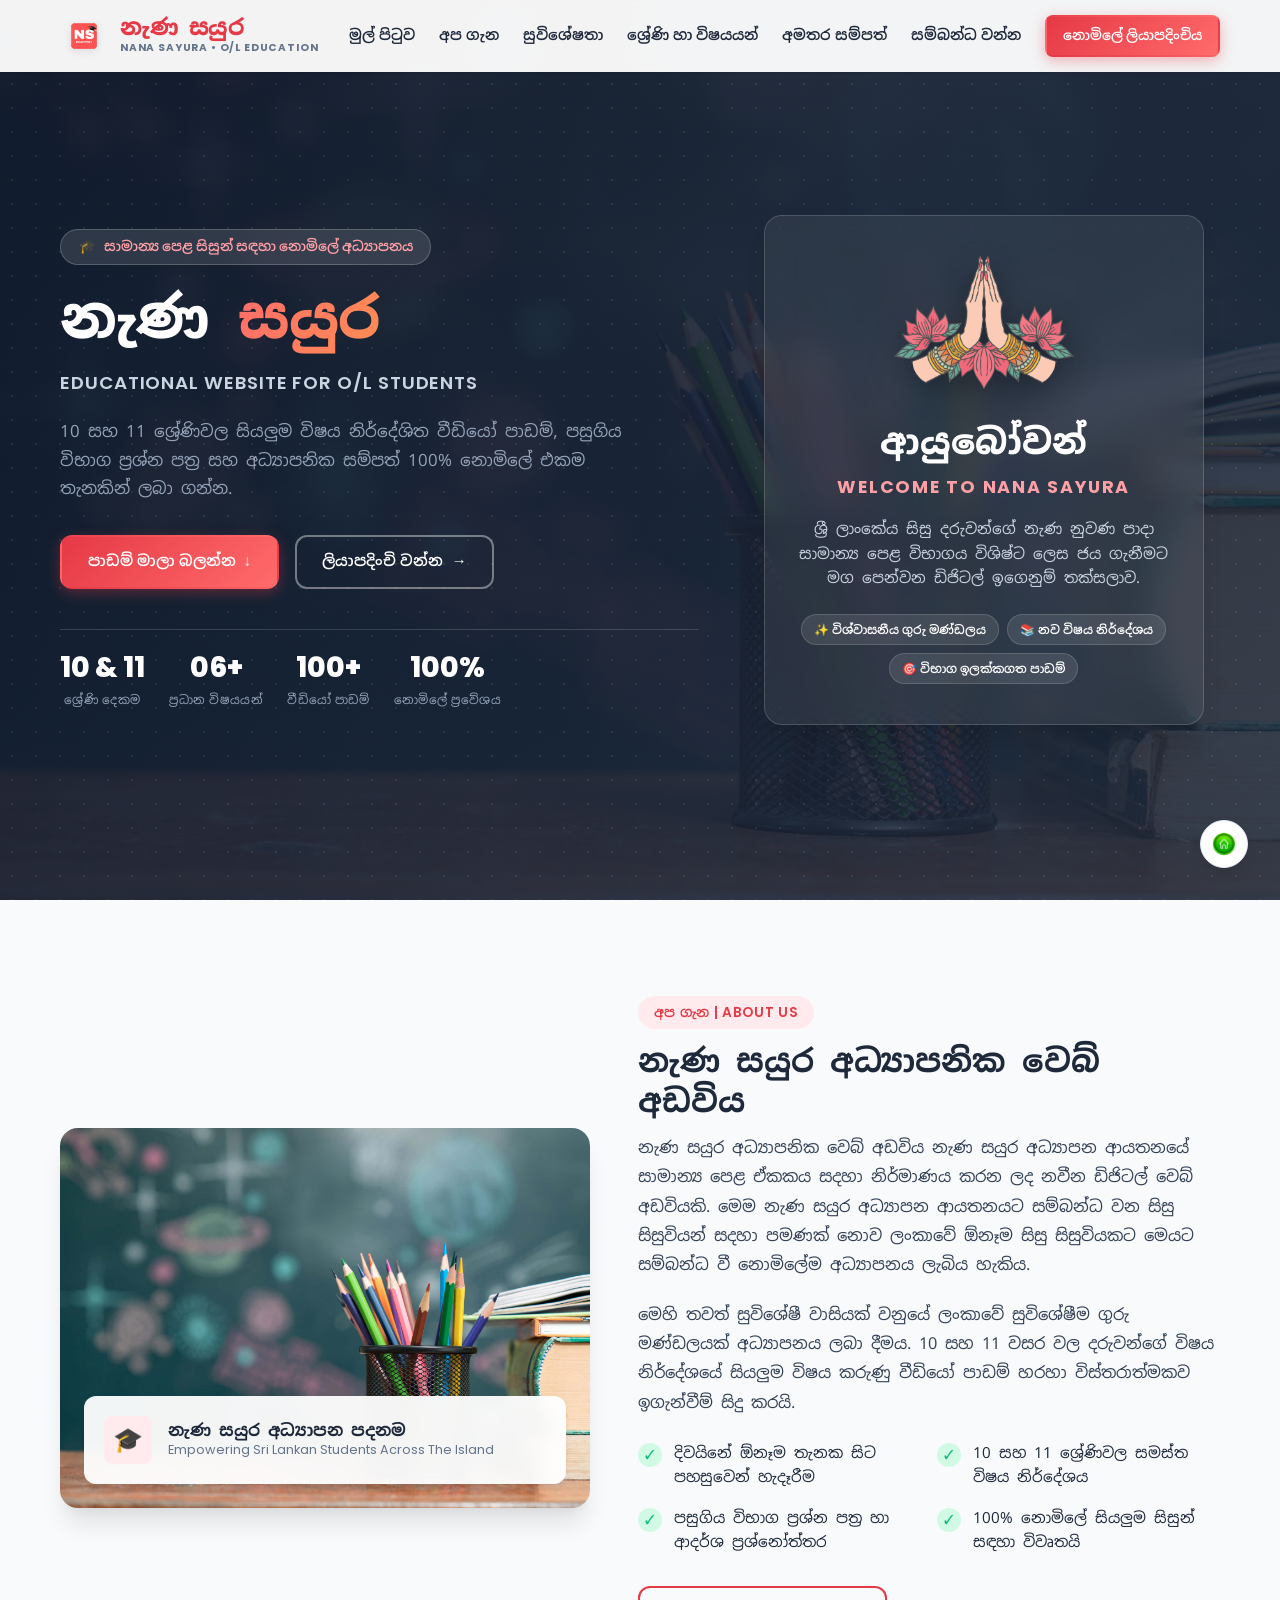
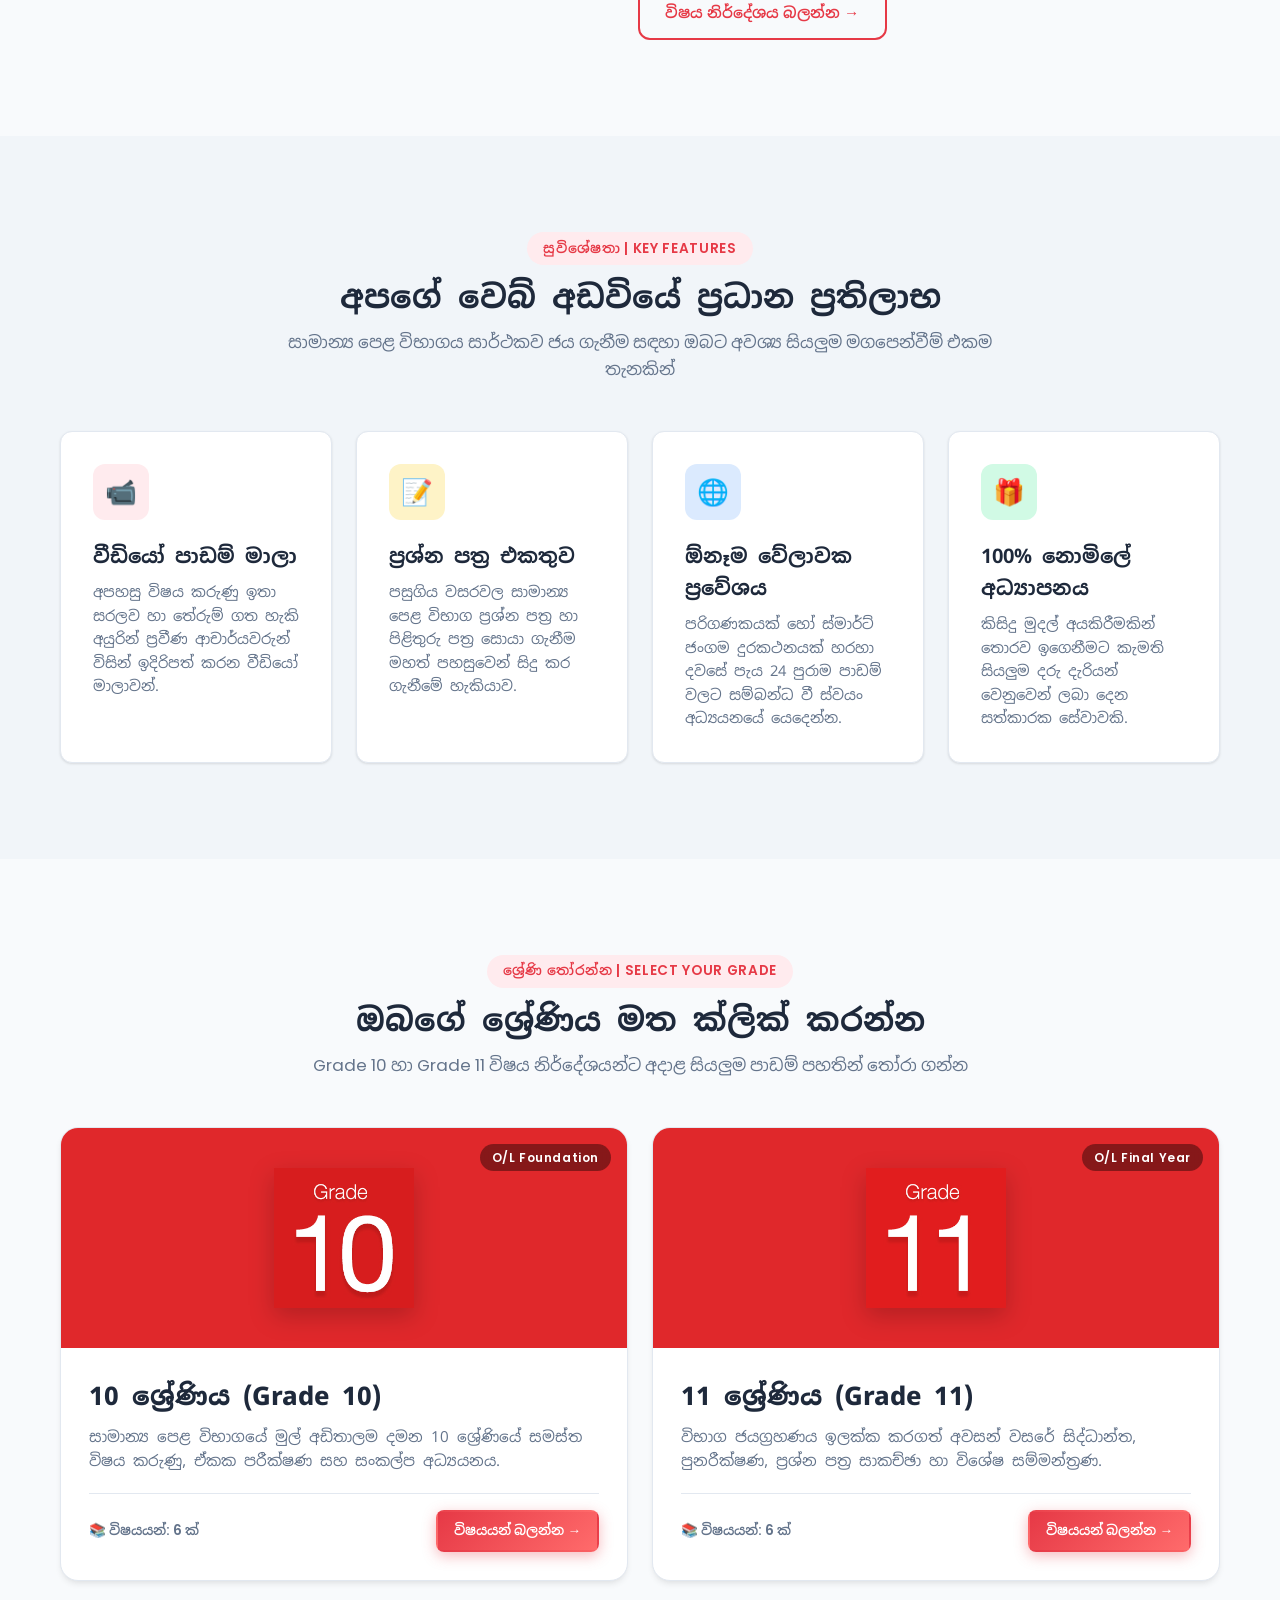
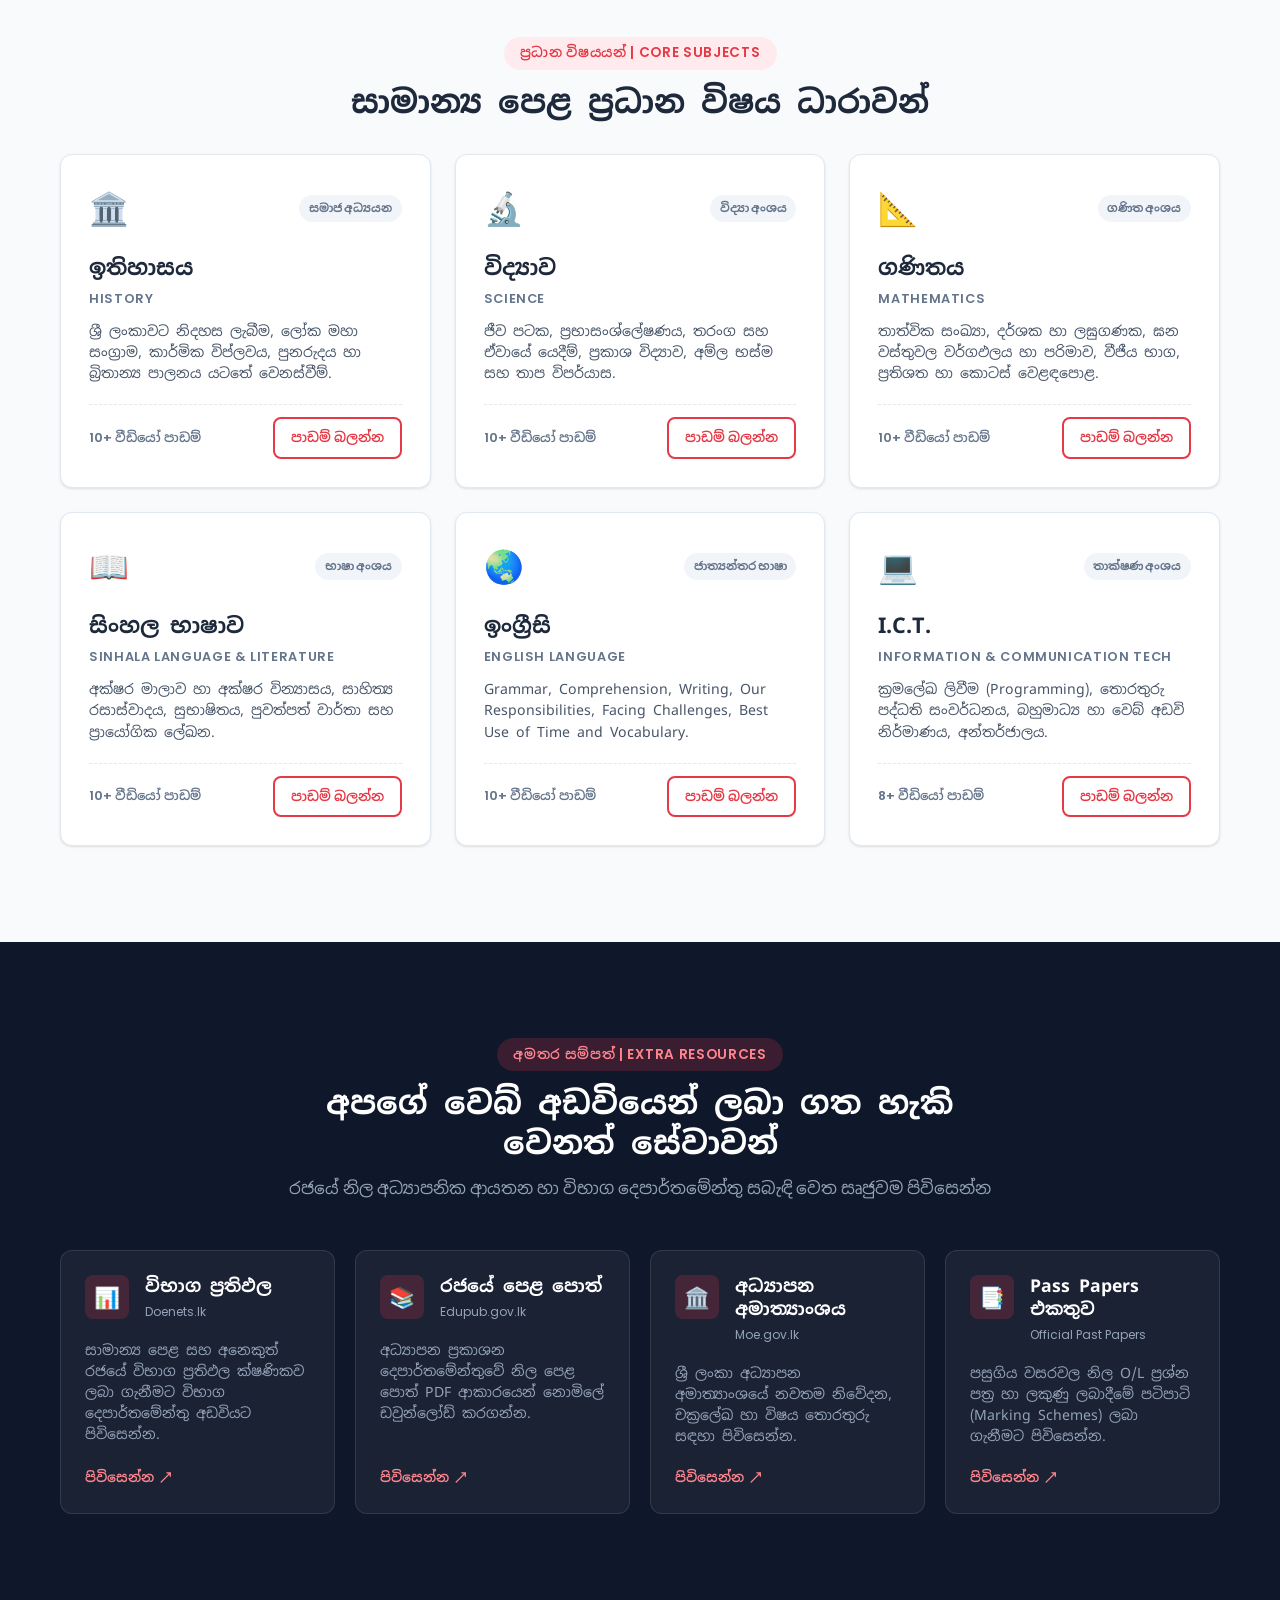
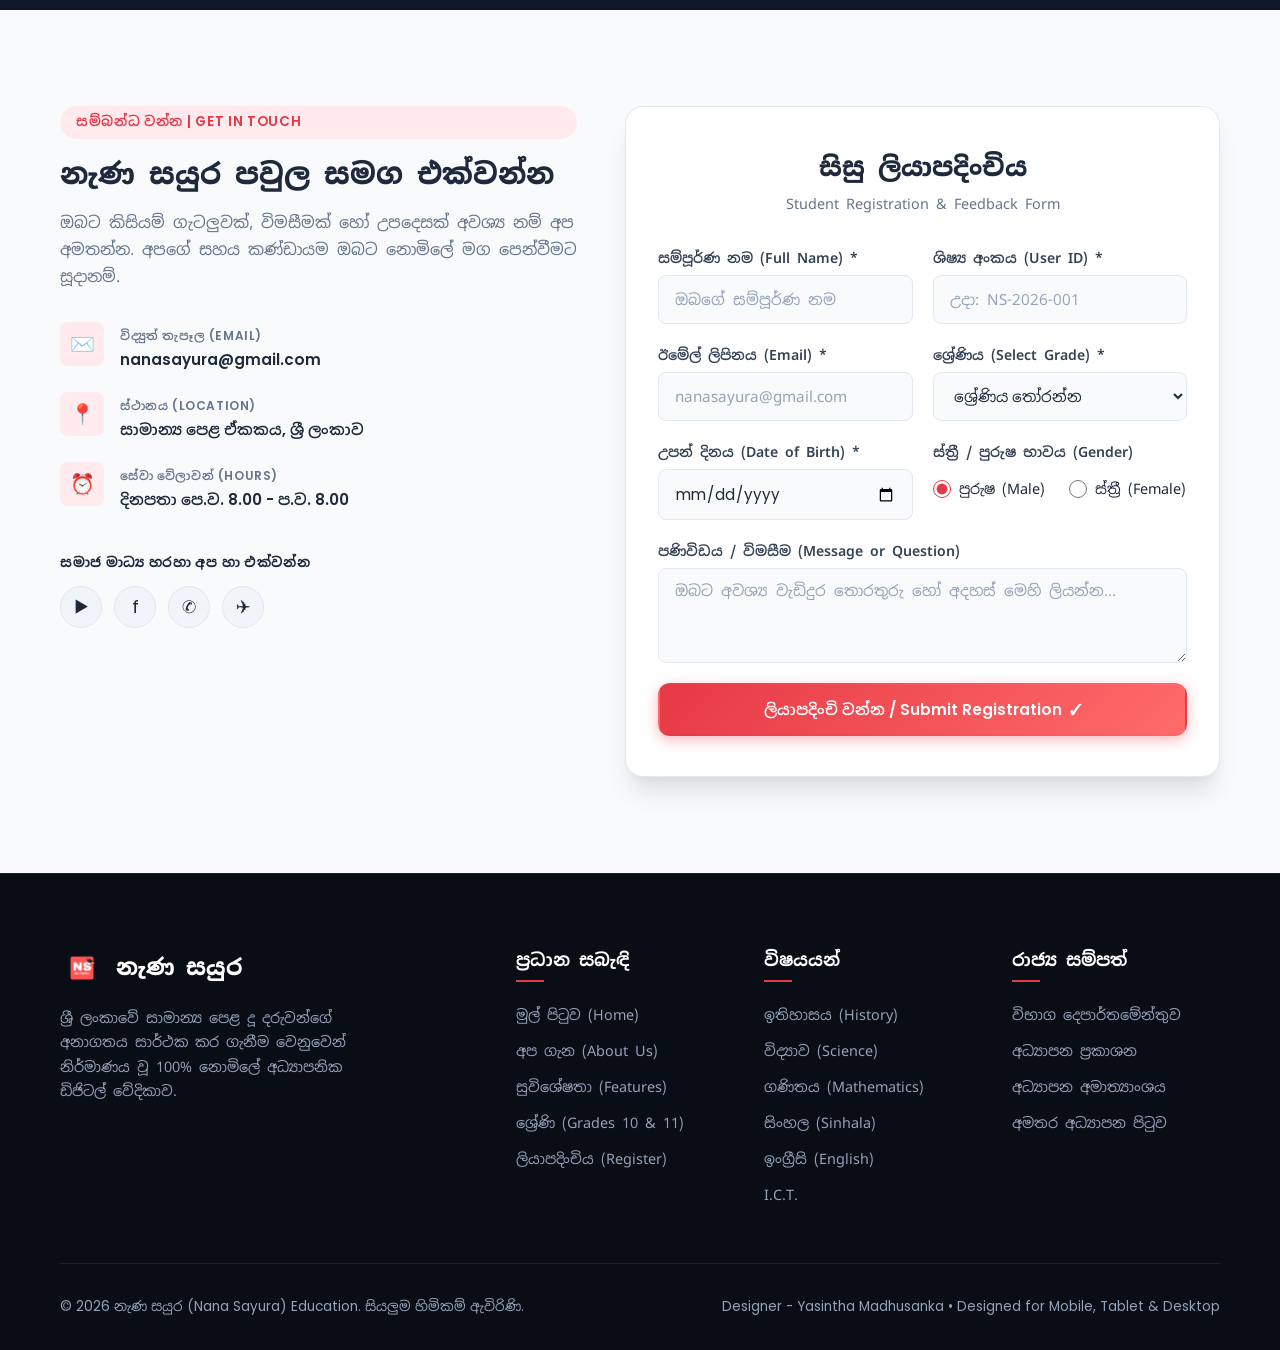
<file: index.html>
<!DOCTYPE html>
<html lang="si">

<head>
    <meta charset="UTF-8">
    <meta name="viewport" content="width=device-width, initial-scale=1.0">
    <meta name="description"
        content="නැණ සයුර (Nana Sayura) - ශ්‍රී ලංකාවේ සාමාන්‍ය පෙළ (O/L) සිසුන් සඳහා 10 සහ 11 ශ්‍රේණිවල සියලුම විෂය නිර්දේශිත පාඩම් හා සම්පත් නොමිලේ ලබාදෙන අධ්‍යාපනික වෙබ් අඩවිය.">
    <meta name="keywords"
        content="Nana Sayura, නැණ සයුර, O/L Sri Lanka, Grade 10, Grade 11, Education, Past Papers, Free Lessons">
    <meta name="author" content="Nana Sayura Education">
    <title>නැණ සයුර | Nana Sayura - Educational Website for O/L Students</title>

    <!-- Google Fonts for High-Definition Sinhala & English Typography -->
    <link rel="preconnect" href="https://fonts.googleapis.com">
    <link rel="preconnect" href="https://fonts.gstatic.com" crossorigin>
    <link
        href="https://fonts.googleapis.com/css2?family=Noto+Sans+Sinhala:wght@400;500;600;700;800;900&family=Poppins:wght@300;400;500;600;700;800&display=swap"
        rel="stylesheet">

    <!-- Production Pure CSS3 Stylesheet -->
    <link rel="stylesheet" href="style.css">
</head>

<body>

    <!-- ========================================================================
       1. Navigation Bar (Mobile-First with Pure CSS Toggle)
       ======================================================================== -->
    <header class="site-header" id="up">
        <div class="container header-container">
            <a href="#hero" class="logo-wrapper" title="නැණ සයුර මුල් පිටුව">
                <img src="i 5.png" alt="Nana Sayura Logo" class="logo-img" width="48" height="48">
                <div class="logo-text">
                    <span class="logo-name">නැණ සයුර</span>
                    <span class="logo-tagline">Nana Sayura • O/L Education</span>
                </div>
            </a>

            <!-- Pure CSS Responsive Hamburger Toggle -->
            <input type="checkbox" id="menu-toggle" class="menu-toggle-input" aria-label="Toggle Navigation Menu">
            <label for="menu-toggle" class="menu-toggle-label" title="මෙනුව විවෘත කරන්න">
                <span></span>
                <span></span>
                <span></span>
            </label>

            <!-- Navigation Links -->
            <nav class="nav-menu" aria-label="ප්‍රධාන මෙනුව">
                <a href="#hero" class="nav-link">මුල් පිටුව</a>
                <a href="#about" class="nav-link">අප ගැන</a>
                <a href="#features" class="nav-link">සුවිශේෂතා</a>
                <a href="#grades" class="nav-link">ශ්‍රේණි හා විෂයයන්</a>
                <a href="#resources" class="nav-link">අමතර සම්පත්</a>
                <a href="#contact" class="nav-link">සම්බන්ධ වන්න</a>
                <div class="nav-cta">
                    <a href="#contact" class="btn btn-primary btn-sm">නොමිලේ ලියාපදිංචිය</a>
                </div>
            </nav>
        </div>
    </header>

    <!-- ========================================================================
       2. Hero Section
       ======================================================================== -->
    <section class="hero-section" id="hero">
        <div class="hero-overlay-pattern"></div>
        <div class="container">
            <div class="hero-grid">

                <!-- Left: Headline & Actions -->
                <div class="hero-content">
                    <div class="hero-eyebrow">
                        <span>🎓</span>
                        <span>සාමාන්‍ය පෙළ සිසුන් සඳහා නොමිලේ අධ්‍යාපනය</span>
                    </div>

                    <h1 class="hero-headline">
                        නැණ <span class="highlight">සයුර</span>
                    </h1>
                    <p class="hero-subheadline">Educational Website for O/L Students</p>

                    <p class="hero-description">
                        10 සහ 11 ශ්‍රේණිවල සියලුම විෂය නිර්දේශිත වීඩියෝ පාඩම්, පසුගිය විභාග ප්‍රශ්න පත්‍ර සහ අධ්‍යාපනික
                        සම්පත් 100% නොමිලේ එකම තැනකින් ලබා ගන්න.
                    </p>

                    <div class="hero-actions">
                        <a href="#grades" class="btn btn-primary">
                            <span>පාඩම් මාලා බලන්න</span>
                            <span>↓</span>
                        </a>
                        <a href="#contact" class="btn btn-secondary">
                            <span>ලියාපදිංචි වන්න</span>
                            <span>→</span>
                        </a>
                    </div>

                    <!-- Quick Statistics -->
                    <div class="hero-stats">
                        <div class="stat-item">
                            <span class="stat-number">10 & 11</span>
                            <span class="stat-label">ශ්‍රේණි දෙකම</span>
                        </div>
                        <div class="stat-item">
                            <span class="stat-number">06+</span>
                            <span class="stat-label">ප්‍රධාන විෂයයන්</span>
                        </div>
                        <div class="stat-item">
                            <span class="stat-number">100+</span>
                            <span class="stat-label">වීඩියෝ පාඩම්</span>
                        </div>
                        <div class="stat-item">
                            <span class="stat-number">100%</span>
                            <span class="stat-label">නොමිලේ ප්‍රවේශය</span>
                        </div>
                    </div>
                </div>

                <!-- Right: Traditional Greeting Featured Card -->
                <div class="hero-card-wrapper">
                    <div class="hero-welcome-card">
                        <img src="i 1.png" alt="සාදරයෙන් පිළිගනිමු - Ayubowan" class="greeting-image">
                        <h2 class="greeting-title">ආයුබෝවන්</h2>
                        <p class="greeting-subtitle">Welcome to Nana Sayura</p>
                        <p class="greeting-text">
                            ශ්‍රී ලාංකේය සිසු දරුවන්ගේ නැණ නුවණ පාදා සාමාන්‍ය පෙළ විභාගය විශිෂ්ට ලෙස ජය ගැනීමට මග පෙන්වන
                            ඩිජිටල් ඉගෙනුම් තක්සලාව.
                        </p>
                        <div class="greeting-badges">
                            <span class="greeting-badge">✨ විශ්වාසනීය ගුරු මණ්ඩලය</span>
                            <span class="greeting-badge">📚 නව විෂය නිර්දේශය</span>
                            <span class="greeting-badge">🎯 විභාග ඉලක්කගත පාඩම්</span>
                        </div>
                    </div>
                </div>

            </div>
        </div>
    </section>

    <!-- ========================================================================
       3. About Section (Authentic Project Details)
       ======================================================================== -->
    <section class="section" id="about">
        <div class="container">
            <div class="about-grid">

                <!-- Left Visual Card -->
                <div class="about-visual">
                    <img src="educational-background-uygkkwviq3gbhewf.jpg" alt="Nana Sayura Education"
                        class="about-banner">
                    <div class="about-badge-card">
                        <div class="about-badge-icon">🎓</div>
                        <div>
                            <div class="about-badge-title">නැණ සයුර අධ්‍යාපන පදනම</div>
                            <div class="about-badge-desc">Empowering Sri Lankan Students Across The Island</div>
                        </div>
                    </div>
                </div>

                <!-- Right Content Block -->
                <div class="about-content">
                    <div class="section-badge">අප ගැන | About Us</div>
                    <h2 class="section-title">නැණ සයුර අධ්‍යාපනික වෙබ් අඩවිය</h2>
                    <p class="about-content-text">
                        නැණ සයුර අධ්‍යාපනික වෙබ් අඩවිය නැණ සයුර අධ්‍යාපන ආයතනයේ සාමාන්‍ය පෙළ ඒකකය සදහා නිර්මාණය කරන ලද
                        නවීන ඩිජිටල් වෙබ් අඩවියකි. මෙම නැණ සයුර අධ්‍යාපන ආයතනයට සම්බන්ධ වන සිසු සිසුවියන් සදහා පමණක් නොව
                        ලංකාවේ ඕනෑම සිසු සිසුවියකට මෙයට සම්බන්ධ වී නොමිලේම අධ්‍යාපනය ලැබිය හැකිය.
                    </p>
                    <p class="about-content-text">
                        මෙහි තවත් සුවිශේෂී වාසියක් වනුයේ ලංකාවේ සුවිශේෂීම ගුරු මණ්ඩලයක් අධ්‍යාපනය ලබා දීමය. 10 සහ 11 වසර
                        වල දරුවන්ගේ විෂය නිර්දේශයේ සියලුම විෂය කරුණු වීඩියෝ පාඩම් හරහා විස්තරාත්මකව ඉගැන්වීම් සිදු කරයි.
                    </p>

                    <!-- Core Highlights Checklist -->
                    <div class="about-points">
                        <div class="about-point-item">
                            <span class="point-icon">✓</span>
                            <span>දිවයිනේ ඕනෑම තැනක සිට පහසුවෙන් හැදෑරීම</span>
                        </div>
                        <div class="about-point-item">
                            <span class="point-icon">✓</span>
                            <span>10 සහ 11 ශ්‍රේණිවල සමස්ත විෂය නිර්දේශය</span>
                        </div>
                        <div class="about-point-item">
                            <span class="point-icon">✓</span>
                            <span>පසුගිය විභාග ප්‍රශ්න පත්‍ර හා ආදර්ශ ප්‍රශ්නෝත්තර</span>
                        </div>
                        <div class="about-point-item">
                            <span class="point-icon">✓</span>
                            <span>100% නොමිලේ සියලුම සිසුන් සඳහා විවෘතයි</span>
                        </div>
                    </div>

                    <a href="#grades" class="btn btn-outline-dark">විෂය නිර්දේශය බලන්න →</a>
                </div>

            </div>
        </div>
    </section>

    <!-- ========================================================================
       4. Features & Value Pillars Section
       ======================================================================== -->
    <section class="section section-alt" id="features">
        <div class="container">
            <div class="section-header">
                <div class="section-badge">සුවිශේෂතා | Key Features</div>
                <h2 class="section-title">අපගේ වෙබ් අඩවියේ ප්‍රධාන ප්‍රතිලාභ</h2>
                <p class="section-subtitle">
                    සාමාන්‍ය පෙළ විභාගය සාර්ථකව ජය ගැනීම සඳහා ඔබට අවශ්‍ය සියලුම මගපෙන්වීම් එකම තැනකින්
                </p>
            </div>

            <div class="features-grid">

                <!-- Feature 1 -->
                <div class="feature-card">
                    <div class="feature-icon-box icon-red">📹</div>
                    <h3 class="feature-title">වීඩියෝ පාඩම් මාලා</h3>
                    <p class="feature-desc">
                        අපහසු විෂය කරුණු ඉතා සරලව හා තේරුම් ගත හැකි අයුරින් ප්‍රවීණ ආචාර්යවරුන් විසින් ඉදිරිපත් කරන
                        වීඩියෝ මාලාවන්.
                    </p>
                </div>

                <!-- Feature 2 -->
                <div class="feature-card">
                    <div class="feature-icon-box icon-amber">📝</div>
                    <h3 class="feature-title">ප්‍රශ්න පත්‍ර එකතුව</h3>
                    <p class="feature-desc">
                        පසුගිය වසරවල සාමාන්‍ය පෙළ විභාග ප්‍රශ්න පත්‍ර හා පිළිතුරු පත්‍ර සොයා ගැනීම මහත් පහසුවෙන් සිදු කර
                        ගැනීමේ හැකියාව.
                    </p>
                </div>

                <!-- Feature 3 -->
                <div class="feature-card">
                    <div class="feature-icon-box icon-blue">🌐</div>
                    <h3 class="feature-title">ඕනෑම වේලාවක ප්‍රවේශය</h3>
                    <p class="feature-desc">
                        පරිගණකයක් හෝ ස්මාර්ට් ජංගම දුරකථනයක් හරහා දවසේ පැය 24 පුරාම පාඩම් වලට සම්බන්ධ වී ස්වයං අධ්‍යයනයේ
                        යෙදෙන්න.
                    </p>
                </div>

                <!-- Feature 4 -->
                <div class="feature-card">
                    <div class="feature-icon-box icon-green">🎁</div>
                    <h3 class="feature-title">100% නොමිලේ අධ්‍යාපනය</h3>
                    <p class="feature-desc">
                        කිසිදු මුදල් අයකිරීමකින් තොරව ඉගෙනීමට කැමති සියලුම දරු දැරියන් වෙනුවෙන් ලබා දෙන සත්කාරක සේවාවකි.
                    </p>
                </div>

            </div>
        </div>
    </section>

    <!-- ========================================================================
       5. Grades & Subjects Portals (Services / Gallery)
       ======================================================================== -->
    <section class="section" id="grades">
        <div class="container">

            <div class="section-header">
                <div class="section-badge">ශ්‍රේණි තෝරන්න | Select Your Grade</div>
                <h2 class="section-title">ඔබගේ ශ්‍රේණිය මත ක්ලික් කරන්න</h2>
                <p class="section-subtitle">
                    Grade 10 හා Grade 11 විෂය නිර්දේශයන්ට අදාළ සියලුම පාඩම් පහතින් තෝරා ගන්න
                </p>
            </div>

            <!-- Grade 10 & 11 Banner Cards -->
            <div class="grades-wrapper">
                <div class="grades-grid">

                    <!-- Grade 10 Portal Card -->
                    <div class="grade-card">
                        <div class="grade-card-media">
                            <span class="grade-tag">O/L Foundation</span>
                            <img src="i 2.jpeg" alt="Grade 10 Portal" class="grade-badge-img">
                        </div>
                        <div class="grade-card-body">
                            <h3 class="grade-title">10 ශ්‍රේණිය (Grade 10)</h3>
                            <p class="grade-desc">
                                සාමාන්‍ය පෙළ විභාගයේ මුල් අඩිතාලම දමන 10 ශ්‍රේණියේ සමස්ත විෂය කරුණු, ඒකක පරීක්ෂණ සහ
                                සංකල්ප අධ්‍යයනය.
                            </p>
                            <div class="grade-meta">
                                <span>📚 විෂයයන්: 6 ක්</span>
                                <a href="#subjects" class="btn btn-primary btn-sm">විෂයයන් බලන්න →</a>
                            </div>
                        </div>
                    </div>

                    <!-- Grade 11 Portal Card -->
                    <div class="grade-card">
                        <div class="grade-card-media">
                            <span class="grade-tag">O/L Final Year</span>
                            <img src="i 4.jpg" alt="Grade 11 Portal" class="grade-badge-img">
                        </div>
                        <div class="grade-card-body">
                            <h3 class="grade-title">11 ශ්‍රේණිය (Grade 11)</h3>
                            <p class="grade-desc">
                                විභාග ජයග්‍රහණය ඉලක්ක කරගත් අවසන් වසරේ සිද්ධාන්ත, පුනරීක්ෂණ, ප්‍රශ්න පත්‍ර සාකච්ඡා හා
                                විශේෂ සම්මන්ත්‍රණ.
                            </p>
                            <div class="grade-meta">
                                <span>📚 විෂයයන්: 6 ක්</span>
                                <a href="#subjects" class="btn btn-primary btn-sm">විෂයයන් බලන්න →</a>
                            </div>
                        </div>
                    </div>

                </div>
            </div>

            <!-- Core Subject Gallery Grid -->
            <div class="subjects-title-wrap" id="subjects">
                <div class="section-badge">ප්‍රධාන විෂයයන් | Core Subjects</div>
                <h2 class="section-title">සාමාන්‍ය පෙළ ප්‍රධාන විෂය ධාරාවන්</h2>
            </div>

            <div class="subjects-grid">

                <!-- Subject 1: History -->
                <article class="subject-card">
                    <div class="subject-header">
                        <span class="subject-icon">🏛️</span>
                        <span class="subject-pill">සමාජ අධ්‍යයන</span>
                    </div>
                    <h3 class="subject-name">ඉතිහාසය</h3>
                    <p class="subject-en">History</p>
                    <p class="subject-lessons-preview">
                        ශ්‍රී ලංකාවට නිදහස ලැබීම, ලෝක මහා සංග්‍රාම, කාර්මික විප්ලවය, පුනරුදය හා බ්‍රිතාන්‍ය පාලනය යටතේ
                        වෙනස්වීම්.
                    </p>
                    <div class="subject-card-footer">
                        <span class="lesson-count">10+ වීඩියෝ පාඩම්</span>
                        <a href="History.html" class="btn btn-outline-dark btn-sm">පාඩම් බලන්න</a>
                    </div>
                </article>

                <!-- Subject 2: Science -->
                <article class="subject-card">
                    <div class="subject-header">
                        <span class="subject-icon">🔬</span>
                        <span class="subject-pill">විද්‍යා අංශය</span>
                    </div>
                    <h3 class="subject-name">විද්‍යාව</h3>
                    <p class="subject-en">Science</p>
                    <p class="subject-lessons-preview">
                        ජීව පටක, ප්‍රභාසංශ්ලේෂණය, තරංග සහ ඒවායේ යෙදීම්, ප්‍රකාශ විද්‍යාව, අම්ල භස්ම සහ තාප විපර්යාස.
                    </p>
                    <div class="subject-card-footer">
                        <span class="lesson-count">10+ වීඩියෝ පාඩම්</span>
                        <a href="Science.html" class="btn btn-outline-dark btn-sm">පාඩම් බලන්න</a>
                    </div>
                </article>

                <!-- Subject 3: Mathematics -->
                <article class="subject-card">
                    <div class="subject-header">
                        <span class="subject-icon">📐</span>
                        <span class="subject-pill">ගණිත අංශය</span>
                    </div>
                    <h3 class="subject-name">ගණිතය</h3>
                    <p class="subject-en">Mathematics</p>
                    <p class="subject-lessons-preview">
                        තාත්වික සංඛ්‍යා, දර්ශක හා ලඝුගණක, ඝන වස්තුවල වර්ගඵලය හා පරිමාව, වීජීය භාග, ප්‍රතිශත හා කොටස්
                        වෙළඳපොළ.
                    </p>
                    <div class="subject-card-footer">
                        <span class="lesson-count">10+ වීඩියෝ පාඩම්</span>
                        <a href="Mathematics.html" class="btn btn-outline-dark btn-sm">පාඩම් බලන්න</a>
                    </div>
                </article>

                <!-- Subject 4: Sinhala -->
                <article class="subject-card">
                    <div class="subject-header">
                        <span class="subject-icon">📖</span>
                        <span class="subject-pill">භාෂා අංශය</span>
                    </div>
                    <h3 class="subject-name">සිංහල භාෂාව</h3>
                    <p class="subject-en">Sinhala Language & Literature</p>
                    <p class="subject-lessons-preview">
                        අක්ෂර මාලාව හා අක්ෂර වින්‍යාසය, සාහිත්‍ය රසාස්වාදය, සුභාෂිතය, පුවත්පත් වාර්තා සහ ප්‍රායෝගික
                        ලේඛන.
                    </p>
                    <div class="subject-card-footer">
                        <span class="lesson-count">10+ වීඩියෝ පාඩම්</span>
                        <a href="Sinhala.html" class="btn btn-outline-dark btn-sm">පාඩම් බලන්න</a>
                    </div>
                </article>

                <!-- Subject 5: English -->
                <article class="subject-card">
                    <div class="subject-header">
                        <span class="subject-icon">🌏</span>
                        <span class="subject-pill">ජාත්‍යන්තර භාෂා</span>
                    </div>
                    <h3 class="subject-name">ඉංග්‍රීසි</h3>
                    <p class="subject-en">English Language</p>
                    <p class="subject-lessons-preview">
                        Grammar, Comprehension, Writing, Our Responsibilities, Facing Challenges, Best Use of Time and
                        Vocabulary.
                    </p>
                    <div class="subject-card-footer">
                        <span class="lesson-count">10+ වීඩියෝ පාඩම්</span>
                        <a href="English.html" class="btn btn-outline-dark btn-sm">පාඩම් බලන්න</a>
                    </div>
                </article>

                <!-- Subject 6: ICT -->
                <article class="subject-card">
                    <div class="subject-header">
                        <span class="subject-icon">💻</span>
                        <span class="subject-pill">තාක්ෂණ අංශය</span>
                    </div>
                    <h3 class="subject-name">I.C.T.</h3>
                    <p class="subject-en">Information & Communication Tech</p>
                    <p class="subject-lessons-preview">
                        ක්‍රමලේඛ ලිවීම (Programming), තොරතුරු පද්ධති සංවර්ධනය, බහුමාධ්‍ය හා වෙබ් අඩවි නිර්මාණය,
                        අන්තර්ජාලය.
                    </p>
                    <div class="subject-card-footer">
                        <span class="lesson-count">8+ වීඩියෝ පාඩම්</span>
                        <a href="ICT.html" class="btn btn-outline-dark btn-sm">පාඩම් බලන්න</a>
                    </div>
                </article>

            </div>
        </div>
    </section>

    <!-- ========================================================================
       6. External Educational Resources Section
       ======================================================================== -->
    <section class="section section-dark" id="resources">
        <div class="container">
            <div class="section-header">
                <div class="section-badge">අමතර සම්පත් | Extra Resources</div>
                <h2 class="section-title">අපගේ වෙබ් අඩවියෙන් ලබා ගත හැකි වෙනත් සේවාවන්</h2>
                <p class="section-subtitle">
                    රජයේ නිල අධ්‍යාපනික ආයතන හා විභාග දෙපාර්තමේන්තු සබැඳි වෙත සෘජුවම පිවිසෙන්න
                </p>
            </div>

            <div class="resources-grid">

                <!-- Resource 1 -->
                <div class="resource-card">
                    <div>
                        <div class="resource-header">
                            <div class="resource-icon">📊</div>
                            <div>
                                <h3 class="resource-title">විභාග ප්‍රතිඵල</h3>
                                <span class="resource-subtitle">Doenets.lk</span>
                            </div>
                        </div>
                        <p class="resource-desc">
                            සාමාන්‍ය පෙළ සහ අනෙකුත් රජයේ විභාග ප්‍රතිඵල ක්ෂණිකව ලබා ගැනීමට විභාග දෙපාර්තමේන්තු අඩවියට
                            පිවිසෙන්න.
                        </p>
                    </div>
                    <a href="https://www.doenets.lk/examresults" target="_blank" rel="noopener noreferrer"
                        class="resource-link-btn">
                        <span>පිවිසෙන්න</span>
                        <span>↗</span>
                    </a>
                </div>

                <!-- Resource 2 -->
                <div class="resource-card">
                    <div>
                        <div class="resource-header">
                            <div class="resource-icon">📚</div>
                            <div>
                                <h3 class="resource-title">රජයේ පෙළ පොත්</h3>
                                <span class="resource-subtitle">Edupub.gov.lk</span>
                            </div>
                        </div>
                        <p class="resource-desc">
                            අධ්‍යාපන ප්‍රකාශන දෙපාර්තමේන්තුවේ නිල පෙළ පොත් PDF ආකාරයෙන් නොමිලේ ඩවුන්ලෝඩ් කරගන්න.
                        </p>
                    </div>
                    <a href="http://www.edupub.gov.lk/BooksDownload.php" target="_blank" rel="noopener noreferrer"
                        class="resource-link-btn">
                        <span>පිවිසෙන්න</span>
                        <span>↗</span>
                    </a>
                </div>

                <!-- Resource 3 -->
                <div class="resource-card">
                    <div>
                        <div class="resource-header">
                            <div class="resource-icon">🏛️</div>
                            <div>
                                <h3 class="resource-title">අධ්‍යාපන අමාත්‍යාංශය</h3>
                                <span class="resource-subtitle">Moe.gov.lk</span>
                            </div>
                        </div>
                        <p class="resource-desc">
                            ශ්‍රී ලංකා අධ්‍යාපන අමාත්‍යාංශයේ නවතම නිවේදන, චක්‍රලේඛ හා විෂය තොරතුරු සඳහා පිවිසෙන්න.
                        </p>
                    </div>
                    <a href="https://moe.gov.lk/" target="_blank" rel="noopener noreferrer" class="resource-link-btn">
                        <span>පිවිසෙන්න</span>
                        <span>↗</span>
                    </a>
                </div>

                <!-- Resource 4 -->
                <div class="resource-card">
                    <div>
                        <div class="resource-header">
                            <div class="resource-icon">📑</div>
                            <div>
                                <h3 class="resource-title">Pass Papers එකතුව</h3>
                                <span class="resource-subtitle">Official Past Papers</span>
                            </div>
                        </div>
                        <p class="resource-desc">
                            පසුගිය වසරවල නිල O/L ප්‍රශ්න පත්‍ර හා ලකුණු ලබාදීමේ පටිපාටි (Marking Schemes) ලබා ගැනීමට
                            පිවිසෙන්න.
                        </p>
                    </div>
                    <a href="https://www.doenets.lk/pastpapers" target="_blank" rel="noopener noreferrer"
                        class="resource-link-btn">
                        <span>පිවිසෙන්න</span>
                        <span>↗</span>
                    </a>
                </div>

            </div>
        </div>
    </section>

    <!-- ========================================================================
       7. Contact & Student Registration Section
       ======================================================================== -->
    <section class="section" id="contact">
        <div class="container">
            <div class="contact-grid">

                <!-- Left: Contact Details & Social Links -->
                <div class="contact-info-wrap">
                    <div class="section-badge">සම්බන්ධ වන්න | Get In Touch</div>
                    <h2 class="contact-info-title">නැණ සයුර පවුල සමග එක්වන්න</h2>
                    <p class="contact-info-text">
                        ඔබට කිසියම් ගැටලුවක්, විමසීමක් හෝ උපදෙසක් අවශ්‍ය නම් අප අමතන්න. අපගේ සහය කණ්ඩායම ඔබට නොමිලේ මග
                        පෙන්වීමට සූදානම්.
                    </p>

                    <div class="contact-details">
                        <div class="contact-item">
                            <div class="contact-item-icon">✉️</div>
                            <div>
                                <span class="contact-item-label">විද්‍යුත් තැපෑල (Email)</span>
                                <p class="contact-item-val">nanasayura@gmail.com</p>
                            </div>
                        </div>

                        <div class="contact-item">
                            <div class="contact-item-icon">📍</div>
                            <div>
                                <span class="contact-item-label">ස්ථානය (Location)</span>
                                <p class="contact-item-val">සාමාන්‍ය පෙළ ඒකකය, ශ්‍රී ලංකාව</p>
                            </div>
                        </div>

                        <div class="contact-item">
                            <div class="contact-item-icon">⏰</div>
                            <div>
                                <span class="contact-item-label">සේවා වේලාවන් (Hours)</span>
                                <p class="contact-item-val">දිනපතා පෙ.ව. 8.00 - ප.ව. 8.00</p>
                            </div>
                        </div>
                    </div>

                    <!-- Social Media Channels -->
                    <div class="social-links-wrap">
                        <span class="social-title">සමාජ මාධ්‍ය හරහා අප හා එක්වන්න</span>
                        <div class="social-icons-group">
                            <a href="https://www.youtube.com" target="_blank" rel="noopener noreferrer"
                                class="social-icon-btn" title="YouTube Channel" aria-label="YouTube">▶</a>
                            <a href="https://www.facebook.com" target="_blank" rel="noopener noreferrer"
                                class="social-icon-btn" title="Facebook Page" aria-label="Facebook">f</a>
                            <a href="https://whatsapp.com" target="_blank" rel="noopener noreferrer"
                                class="social-icon-btn" title="WhatsApp Community" aria-label="WhatsApp">✆</a>
                            <a href="https://telegram.org" target="_blank" rel="noopener noreferrer"
                                class="social-icon-btn" title="Telegram Channel" aria-label="Telegram">✈</a>
                        </div>
                    </div>
                </div>

                <!-- Right: Styled Student Registration & Message Form -->
                <div class="form-card">
                    <div class="form-header">
                        <h3 class="form-title">සිසු ලියාපදිංචිය</h3>
                        <p class="form-desc">Student Registration & Feedback Form</p>
                    </div>

                    <form class="custom-form" action="#contact" method="post">
                        <div class="form-row">
                            <div class="form-group">
                                <label for="fullName" class="form-label">සම්පූර්ණ නම (Full Name) *</label>
                                <input type="text" id="fullName" name="fullName" class="form-input"
                                    placeholder="ඔබගේ සම්පූර්ණ නම" required>
                            </div>
                            <div class="form-group">
                                <label for="userID" class="form-label">ශිෂ්‍ය අංකය (User ID) *</label>
                                <input type="text" id="userID" name="userID" class="form-input"
                                    placeholder="උදා: NS-2026-001" required>
                            </div>
                        </div>

                        <div class="form-row">
                            <div class="form-group">
                                <label for="email" class="form-label">ඊමේල් ලිපිනය (Email) *</label>
                                <input type="email" id="email" name="email" class="form-input"
                                    placeholder="nanasayura@gmail.com" required>
                            </div>
                            <div class="form-group">
                                <label for="course" class="form-label">ශ්‍රේණිය (Select Grade) *</label>
                                <select id="course" name="course" class="form-select" required>
                                    <option value="">ශ්‍රේණිය තෝරන්න</option>
                                    <option value="Grade 10">10 ශ්‍රේණිය (Grade 10)</option>
                                    <option value="Grade 11">11 ශ්‍රේණිය (Grade 11)</option>
                                </select>
                            </div>
                        </div>

                        <div class="form-row">
                            <div class="form-group">
                                <label for="dob" class="form-label">උපන් දිනය (Date of Birth) *</label>
                                <input type="date" id="dob" name="dob" class="form-input" required>
                            </div>
                            <div class="form-group">
                                <label class="form-label">ස්ත්‍රී / පුරුෂ භාවය (Gender)</label>
                                <div class="radio-group">
                                    <label class="radio-label">
                                        <input type="radio" name="gender" value="male" checked> පුරුෂ (Male)
                                    </label>
                                    <label class="radio-label">
                                        <input type="radio" name="gender" value="female"> ස්ත්‍රී (Female)
                                    </label>
                                </div>
                            </div>
                        </div>

                        <div class="form-group">
                            <label for="message" class="form-label">පණිවිඩය / විමසීම (Message or Question)</label>
                            <textarea id="message" name="message" class="form-textarea" rows="3"
                                placeholder="ඔබට අවශ්‍ය වැඩිදුර තොරතුරු හෝ අදහස් මෙහි ලියන්න..."></textarea>
                        </div>

                        <button type="submit" class="btn btn-primary" style="width: 100%;">
                            <span>ලියාපදිංචි වන්න / Submit Registration</span>
                            <span>✓</span>
                        </button>
                    </form>
                </div>

            </div>
        </div>
    </section>

    <!-- ========================================================================
       8. Footer Section
       ======================================================================== -->
    <footer class="site-footer">
        <div class="container">
            <div class="footer-grid">

                <!-- Brand Info -->
                <div class="footer-brand-wrap">
                    <div class="footer-brand">
                        <img src="i 5.png" alt="Nana Sayura Logo" class="footer-logo" width="44" height="44">
                        <span class="footer-brand-title">නැණ සයුර</span>
                    </div>
                    <p class="footer-brand-desc">
                        ශ්‍රී ලංකාවේ සාමාන්‍ය පෙළ දූ දරුවන්ගේ අනාගතය සාර්ථක කර ගැනීම වෙනුවෙන් නිර්මාණය වූ 100% නොමිලේ
                        අධ්‍යාපනික ඩිජිටල් වේදිකාව.
                    </p>
                </div>

                <!-- Quick Links -->
                <div>
                    <h4 class="footer-col-title">ප්‍රධාන සබැඳි</h4>
                    <ul class="footer-links">
                        <li><a href="#hero" class="footer-link">මුල් පිටුව (Home)</a></li>
                        <li><a href="#about" class="footer-link">අප ගැන (About Us)</a></li>
                        <li><a href="#features" class="footer-link">සුවිශේෂතා (Features)</a></li>
                        <li><a href="#grades" class="footer-link">ශ්‍රේණි (Grades 10 & 11)</a></li>
                        <li><a href="#contact" class="footer-link">ලියාපදිංචිය (Register)</a></li>
                    </ul>
                </div>

                <!-- Subjects -->
                <div>
                    <h4 class="footer-col-title">විෂයයන්</h4>
                    <ul class="footer-links">
                        <li><a href="11 History .html" class="footer-link">ඉතිහාසය (History)</a></li>
                        <li><a href="11 Scinse .html" class="footer-link">විද්‍යාව (Science)</a></li>
                        <li><a href="11 Maths.html" class="footer-link">ගණිතය (Mathematics)</a></li>
                        <li><a href="11 Sinhala .html" class="footer-link">සිංහල (Sinhala)</a></li>
                        <li><a href="11 English.html" class="footer-link">ඉංග්‍රීසි (English)</a></li>
                        <li><a href="11 ICT .html" class="footer-link">I.C.T.</a></li>
                    </ul>
                </div>

                <!-- External Gov Portals -->
                <div>
                    <h4 class="footer-col-title">රාජ්‍ය සම්පත්</h4>
                    <ul class="footer-links">
                        <li><a href="https://www.doenets.lk" target="_blank" rel="noopener noreferrer"
                                class="footer-link">විභාග දෙපාර්තමේන්තුව</a></li>
                        <li><a href="http://www.edupub.gov.lk" target="_blank" rel="noopener noreferrer"
                                class="footer-link">අධ්‍යාපන ප්‍රකාශන</a></li>
                        <li><a href="https://moe.gov.lk" target="_blank" rel="noopener noreferrer"
                                class="footer-link">අධ්‍යාපන අමාත්‍යාංශය</a></li>
                        <li><a href="other.html" class="footer-link">අමතර අධ්‍යාපන පිටුව</a></li>
                    </ul>
                </div>

            </div>

            <!-- Bottom Credits -->
            <div class="footer-bottom">
                <p>&copy; 2026 නැණ සයුර (Nana Sayura) Education. සියලුම හිමිකම් ඇවිරිණි.</p>
                <p>Designer - Yasintha Madhusanka • Designed for Mobile, Tablet &amp; Desktop</p>
            </div>
        </div>
    </footer>

    <!-- Floating Back to Top / Home Quick Button with Project Asset (i 3.jpeg) -->
    <a href="#hero" class="back-to-top-btn" title="Back to Home" aria-label="Back to top">
        <img src="i 3.jpeg" alt="Home" width="32" height="32">
    </a>

</body>

</html>
</file>
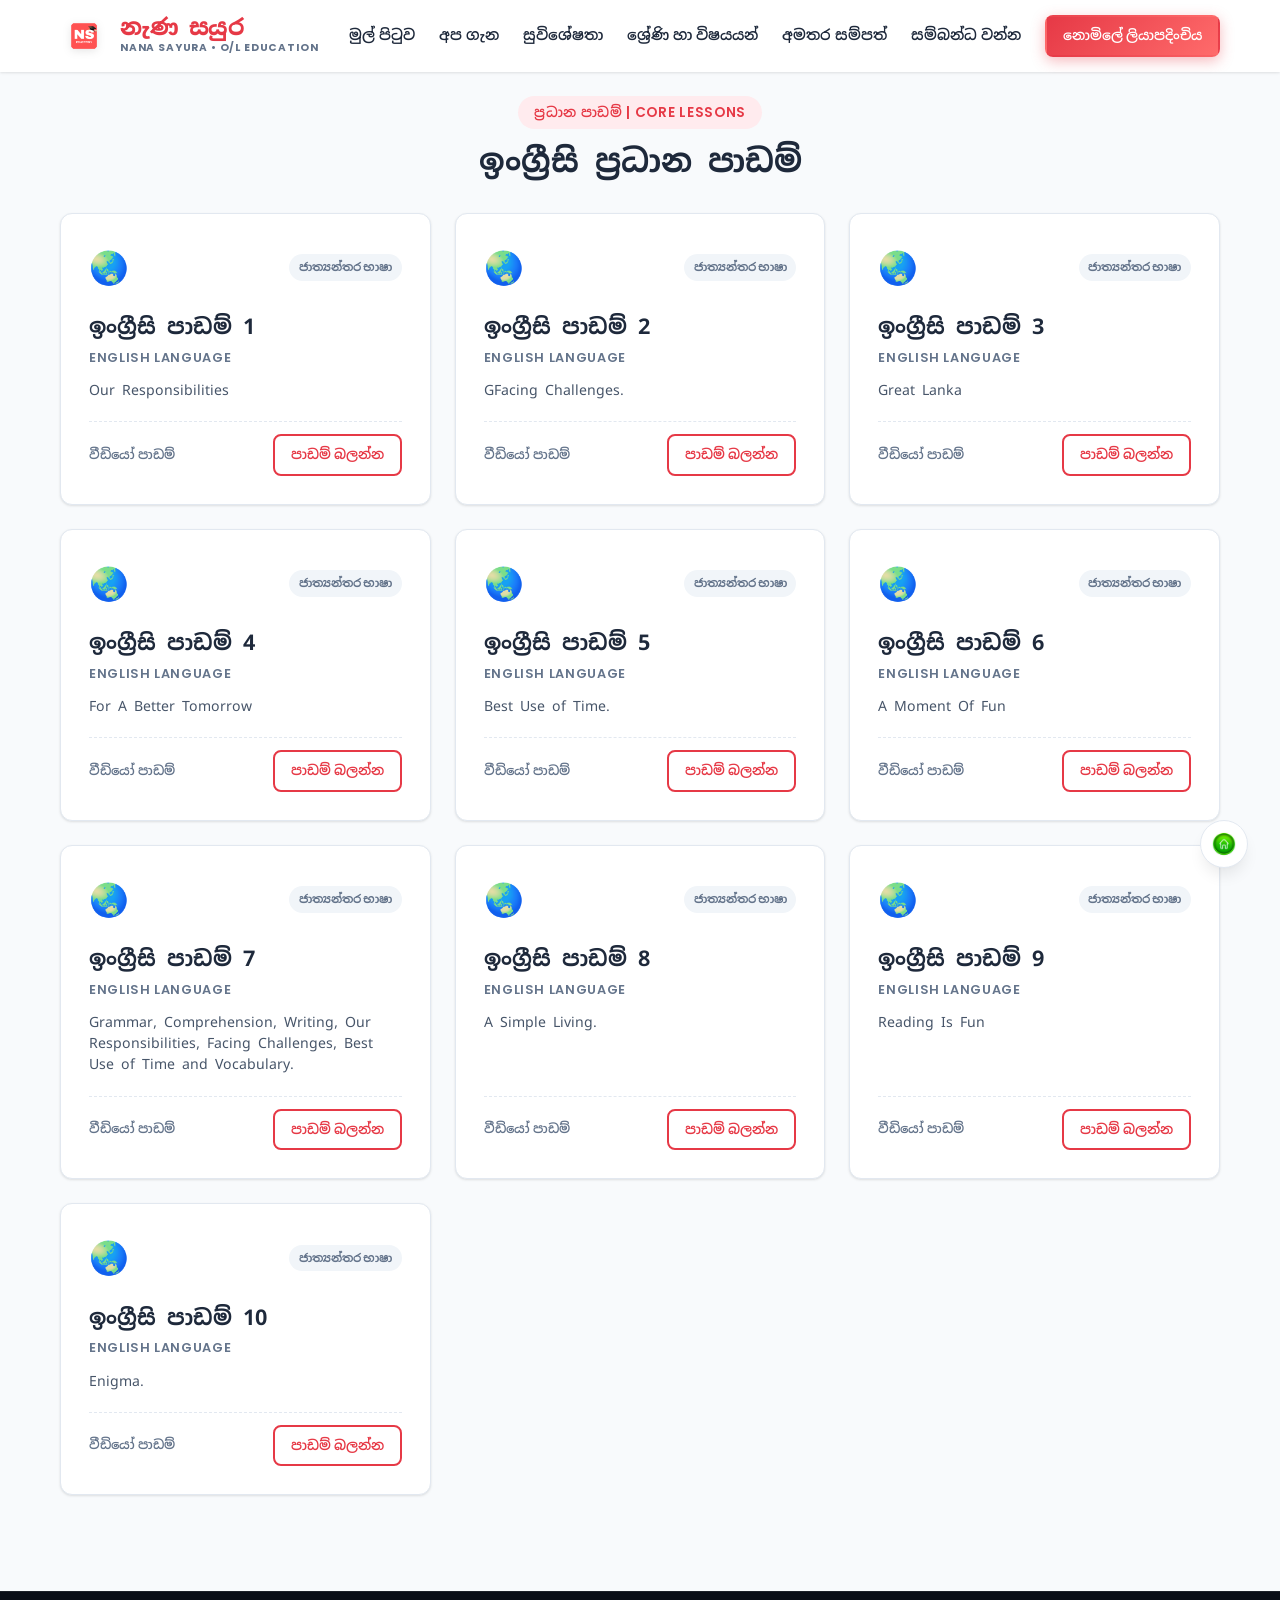
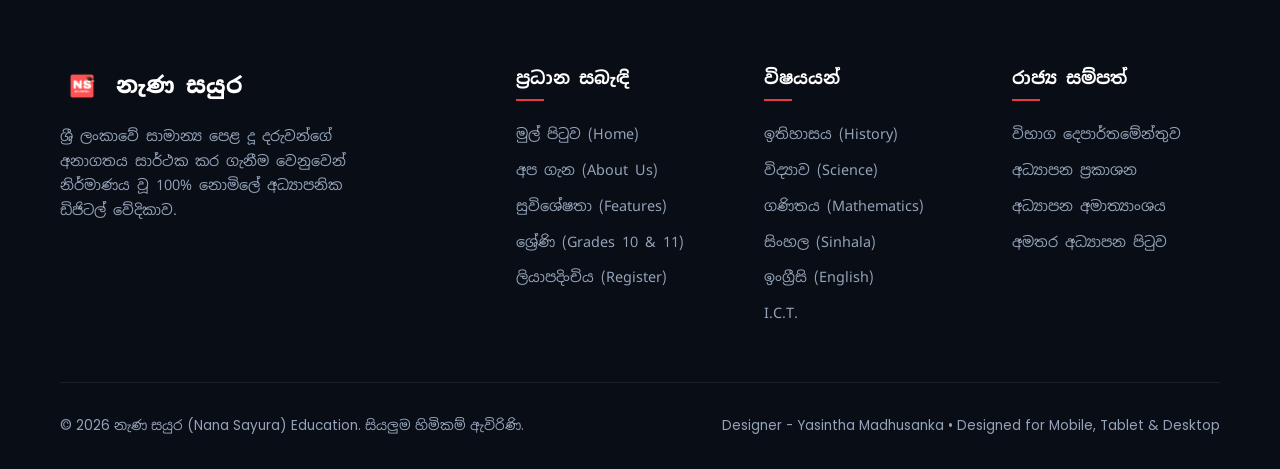
<file: English.html>
<!DOCTYPE html>
<html lang="si">

<head>
    <meta charset="UTF-8">
    <meta name="viewport" content="width=device-width, initial-scale=1.0">
    <meta name="description"
        content="නැණ සයුර (Nana Sayura) - ශ්‍රී ලංකාවේ සාමාන්‍ය පෙළ (O/L) සිසුන් සඳහා 10 සහ 11 ශ්‍රේණිවල සියලුම විෂය නිර්දේශිත පාඩම් හා සම්පත් නොමිලේ ලබාදෙන අධ්‍යාපනික වෙබ් අඩවිය.">
    <meta name="keywords"
        content="Nana Sayura, නැණ සයුර, O/L Sri Lanka, Grade 10, Grade 11, Education, Past Papers, Free Lessons">
    <meta name="author" content="Nana Sayura Education">
    <title>නැණ සයුර | Nana Sayura - Educational Website for O/L Students</title>

    <!-- Google Fonts for High-Definition Sinhala & English Typography -->
    <link rel="preconnect" href="https://fonts.googleapis.com">
    <link rel="preconnect" href="https://fonts.gstatic.com" crossorigin>
    <link
        href="https://fonts.googleapis.com/css2?family=Noto+Sans+Sinhala:wght@400;500;600;700;800;900&family=Poppins:wght@300;400;500;600;700;800&display=swap"
        rel="stylesheet">

    <!-- Production Pure CSS3 Stylesheet -->
    <link rel="stylesheet" href="style.css">
</head>

<body>

    <!-- ========================================================================
       1. Navigation Bar (Mobile-First with Pure CSS Toggle)
       ======================================================================== -->
    <header class="site-header" id="up">
        <div class="container header-container">
            <a href="#hero" class="logo-wrapper" title="නැණ සයුර මුල් පිටුව">
                <img src="i 5.png" alt="Nana Sayura Logo" class="logo-img" width="48" height="48">
                <div class="logo-text">
                    <span class="logo-name">නැණ සයුර</span>
                    <span class="logo-tagline">Nana Sayura • O/L Education</span>
                </div>
            </a>

            <!-- Pure CSS Responsive Hamburger Toggle -->
            <input type="checkbox" id="menu-toggle" class="menu-toggle-input" aria-label="Toggle Navigation Menu">
            <label for="menu-toggle" class="menu-toggle-label" title="මෙනුව විවෘත කරන්න">
                <span></span>
                <span></span>
                <span></span>
            </label>

            <!-- Navigation Links -->
            <nav class="nav-menu" aria-label="ප්‍රධාන මෙනුව">
                <a href="#hero" class="nav-link">මුල් පිටුව</a>
                <a href="#about" class="nav-link">අප ගැන</a>
                <a href="#features" class="nav-link">සුවිශේෂතා</a>
                <a href="#grades" class="nav-link">ශ්‍රේණි හා විෂයයන්</a>
                <a href="#resources" class="nav-link">අමතර සම්පත්</a>
                <a href="#contact" class="nav-link">සම්බන්ධ වන්න</a>
                <div class="nav-cta">
                    <a href="#contact" class="btn btn-primary btn-sm">නොමිලේ ලියාපදිංචිය</a>
                </div>
            </nav>
        </div>
    </header>

   

    <!-- ========================================================================
       5. Grades & Subjects Portals (Services / Gallery)
       ======================================================================== -->
    <section class="section" id="grades">
        <div class="container">
            
            <!-- Core Subject Gallery Grid -->
            <div class="subjects-title-wrap" id="subjects">
                <div class="section-badge">ප්‍රධාන පාඩම් | Core Lessons</div>
                <h2 class="section-title">ඉංග්‍රීසි ප්‍රධාන පාඩම්</h2>
            </div>

            <div class="subjects-grid">

                <!-- Subject 5: English -->
                <article class="subject-card">
                    <div class="subject-header">
                        <span class="subject-icon">🌏</span>
                        <span class="subject-pill">ජාත්‍යන්තර භාෂා</span>
                    </div>
                    <h3 class="subject-name">ඉංග්‍රීසි පාඩම් 1</h3>
                    <p class="subject-en">English Language</p>
                    <p class="subject-lessons-preview">
                        Our Responsibilities
                    </p>
                    <div class="subject-card-footer">
                        <span class="lesson-count">වීඩියෝ පාඩම්</span>
                        <a href="https://www.youtube.com/watch?v=864Fo-FKOKQ&list=PLihupt0yS8aMEPsJdbOE2Ta31o1bsGJyT&index=2" class="btn btn-outline-dark btn-sm">පාඩම් බලන්න</a>
                    </div>
                </article>

                <!-- Subject 5: English -->
                <article class="subject-card">
                    <div class="subject-header">
                        <span class="subject-icon">🌏</span>
                        <span class="subject-pill">ජාත්‍යන්තර භාෂා</span>
                    </div>
                    <h3 class="subject-name">ඉංග්‍රීසි පාඩම් 2</h3>
                    <p class="subject-en">English Language</p>
                    <p class="subject-lessons-preview">
                        GFacing Challenges.
                    </p>
                    <div class="subject-card-footer">
                        <span class="lesson-count">වීඩියෝ පාඩම්</span>
                        <a href="https://www.youtube.com/watch?v=xp3kpOIPPA0&list=PLihupt0yS8aMEPsJdbOE2Ta31o1bsGJyT&index=4" class="btn btn-outline-dark btn-sm">පාඩම් බලන්න</a>
                    </div>
                </article>

                <!-- Subject 5: English -->
                <article class="subject-card">
                    <div class="subject-header">
                        <span class="subject-icon">🌏</span>
                        <span class="subject-pill">ජාත්‍යන්තර භාෂා</span>
                    </div>
                    <h3 class="subject-name">ඉංග්‍රීසි පාඩම් 3</h3>
                    <p class="subject-en">English Language</p>
                    <p class="subject-lessons-preview">
                        Great Lanka
                    </p>
                    <div class="subject-card-footer">
                        <span class="lesson-count">වීඩියෝ පාඩම්</span>
                        <a href="https://www.youtube.com/watch?v=hbB6yPe9_xs&list=PLihupt0yS8aMEPsJdbOE2Ta31o1bsGJyT&index=6" class="btn btn-outline-dark btn-sm">පාඩම් බලන්න</a>
                    </div>
                </article>

                <!-- Subject 5: English -->
                <article class="subject-card">
                    <div class="subject-header">
                        <span class="subject-icon">🌏</span>
                        <span class="subject-pill">ජාත්‍යන්තර භාෂා</span>
                    </div>
                    <h3 class="subject-name">ඉංග්‍රීසි පාඩම් 4</h3>
                    <p class="subject-en">English Language</p>
                    <p class="subject-lessons-preview">
                        For A Better Tomorrow
                    </p>
                    <div class="subject-card-footer">
                        <span class="lesson-count">වීඩියෝ පාඩම්</span>
                        <a href="https://www.youtube.com/watch?v=_Ytr4JfGwMw&list=PLihupt0yS8aMEPsJdbOE2Ta31o1bsGJyT&index=8" class="btn btn-outline-dark btn-sm">පාඩම් බලන්න</a>
                    </div>
                </article>

                <!-- Subject 5: English -->
                <article class="subject-card">
                    <div class="subject-header">
                        <span class="subject-icon">🌏</span>
                        <span class="subject-pill">ජාත්‍යන්තර භාෂා</span>
                    </div>
                    <h3 class="subject-name">ඉංග්‍රීසි පාඩම් 5</h3>
                    <p class="subject-en">English Language</p>
                    <p class="subject-lessons-preview">
                        Best Use of Time.
                    </p>
                    <div class="subject-card-footer">
                        <span class="lesson-count">වීඩියෝ පාඩම්</span>
                        <a href="https://www.youtube.com/watch?v=bjsZhjzJ5o4&list=PLihupt0yS8aMEPsJdbOE2Ta31o1bsGJyT&index=10" class="btn btn-outline-dark btn-sm">පාඩම් බලන්න</a>
                    </div>
                </article>

                <!-- Subject 5: English -->
                <article class="subject-card">
                    <div class="subject-header">
                        <span class="subject-icon">🌏</span>
                        <span class="subject-pill">ජාත්‍යන්තර භාෂා</span>
                    </div>
                    <h3 class="subject-name">ඉංග්‍රීසි පාඩම් 6</h3>
                    <p class="subject-en">English Language</p>
                    <p class="subject-lessons-preview">
                        A Moment Of Fun
                    </p>
                    <div class="subject-card-footer">
                        <span class="lesson-count">වීඩියෝ පාඩම්</span>
                        <a href="https://www.youtube.com/watch?v=ER5be0QN30U&list=PLihupt0yS8aMEPsJdbOE2Ta31o1bsGJyT&index=12" class="btn btn-outline-dark btn-sm">පාඩම් බලන්න</a>
                    </div>
                </article>

                <!-- Subject 5: English -->
                <article class="subject-card">
                    <div class="subject-header">
                        <span class="subject-icon">🌏</span>
                        <span class="subject-pill">ජාත්‍යන්තර භාෂා</span>
                    </div>
                    <h3 class="subject-name">ඉංග්‍රීසි පාඩම් 7</h3>
                    <p class="subject-en">English Language</p>
                    <p class="subject-lessons-preview">
                        Grammar, Comprehension, Writing, Our Responsibilities, Facing Challenges, Best Use of Time and
                        Vocabulary.
                    </p>
                    <div class="subject-card-footer">
                        <span class="lesson-count">වීඩියෝ පාඩම්</span>
                        <a href="11 English.html" class="btn btn-outline-dark btn-sm">පාඩම් බලන්න</a>
                    </div>
                </article>

                <!-- Subject 5: English -->
                <article class="subject-card">
                    <div class="subject-header">
                        <span class="subject-icon">🌏</span>
                        <span class="subject-pill">ජාත්‍යන්තර භාෂා</span>
                    </div>
                    <h3 class="subject-name">ඉංග්‍රීසි පාඩම් 8</h3>
                    <p class="subject-en">English Language</p>
                    <p class="subject-lessons-preview">
                        A Simple Living.
                    </p>
                    <div class="subject-card-footer">
                        <span class="lesson-count">වීඩියෝ පාඩම්</span>
                        <a href="https://www.youtube.com/watch?v=KtVOl6kL-Fw&list=PLihupt0yS8aMEPsJdbOE2Ta31o1bsGJyT&index=14" class="btn btn-outline-dark btn-sm">පාඩම් බලන්න</a>
                    </div>
                </article>

                <!-- Subject 5: English -->
                <article class="subject-card">
                    <div class="subject-header">
                        <span class="subject-icon">🌏</span>
                        <span class="subject-pill">ජාත්‍යන්තර භාෂා</span>
                    </div>
                    <h3 class="subject-name">ඉංග්‍රීසි පාඩම් 9</h3>
                    <p class="subject-en">English Language</p>
                    <p class="subject-lessons-preview">
                        Reading Is Fun
                    </p>
                    <div class="subject-card-footer">
                        <span class="lesson-count">වීඩියෝ පාඩම්</span>
                        <a href="https://www.youtube.com/watch?v=YQP7AzJRKJ8&list=PLihupt0yS8aMEPsJdbOE2Ta31o1bsGJyT&index=16" class="btn btn-outline-dark btn-sm">පාඩම් බලන්න</a>
                    </div>
                </article>

                <!-- Subject 5: English -->
                <article class="subject-card">
                    <div class="subject-header">
                        <span class="subject-icon">🌏</span>
                        <span class="subject-pill">ජාත්‍යන්තර භාෂා</span>
                    </div>
                    <h3 class="subject-name">ඉංග්‍රීසි පාඩම් 10</h3>
                    <p class="subject-en">English Language</p>
                    <p class="subject-lessons-preview">
                        Enigma.
                    </p>
                    <div class="subject-card-footer">
                        <span class="lesson-count">වීඩියෝ පාඩම්</span>
                        <a href="https://www.youtube.com/watch?v=FBDVY0XW5K8&list=PLihupt0yS8aMEPsJdbOE2Ta31o1bsGJyT&index=18" class="btn btn-outline-dark btn-sm">පාඩම් බලන්න</a>
                    </div>
                </article>
            </div>
        </div>
    </section>

    
    <!-- ========================================================================
       8. Footer Section
       ======================================================================== -->
    <footer class="site-footer">
        <div class="container">
            <div class="footer-grid">

                <!-- Brand Info -->
                <div class="footer-brand-wrap">
                    <div class="footer-brand">
                        <img src="i 5.png" alt="Nana Sayura Logo" class="footer-logo" width="44" height="44">
                        <span class="footer-brand-title">නැණ සයුර</span>
                    </div>
                    <p class="footer-brand-desc">
                        ශ්‍රී ලංකාවේ සාමාන්‍ය පෙළ දූ දරුවන්ගේ අනාගතය සාර්ථක කර ගැනීම වෙනුවෙන් නිර්මාණය වූ 100% නොමිලේ
                        අධ්‍යාපනික ඩිජිටල් වේදිකාව.
                    </p>
                </div>

                <!-- Quick Links -->
                <div>
                    <h4 class="footer-col-title">ප්‍රධාන සබැඳි</h4>
                    <ul class="footer-links">
                        <li><a href="#hero" class="footer-link">මුල් පිටුව (Home)</a></li>
                        <li><a href="#about" class="footer-link">අප ගැන (About Us)</a></li>
                        <li><a href="#features" class="footer-link">සුවිශේෂතා (Features)</a></li>
                        <li><a href="#grades" class="footer-link">ශ්‍රේණි (Grades 10 & 11)</a></li>
                        <li><a href="#contact" class="footer-link">ලියාපදිංචිය (Register)</a></li>
                    </ul>
                </div>

                <!-- Subjects -->
                <div>
                    <h4 class="footer-col-title">විෂයයන්</h4>
                    <ul class="footer-links">
                        <li><a href="11 History .html" class="footer-link">ඉතිහාසය (History)</a></li>
                        <li><a href="11 Scinse .html" class="footer-link">විද්‍යාව (Science)</a></li>
                        <li><a href="11 Maths.html" class="footer-link">ගණිතය (Mathematics)</a></li>
                        <li><a href="11 Sinhala .html" class="footer-link">සිංහල (Sinhala)</a></li>
                        <li><a href="11 English.html" class="footer-link">ඉංග්‍රීසි (English)</a></li>
                        <li><a href="11 ICT .html" class="footer-link">I.C.T.</a></li>
                    </ul>
                </div>

                <!-- External Gov Portals -->
                <div>
                    <h4 class="footer-col-title">රාජ්‍ය සම්පත්</h4>
                    <ul class="footer-links">
                        <li><a href="https://www.doenets.lk" target="_blank" rel="noopener noreferrer"
                                class="footer-link">විභාග දෙපාර්තමේන්තුව</a></li>
                        <li><a href="http://www.edupub.gov.lk" target="_blank" rel="noopener noreferrer"
                                class="footer-link">අධ්‍යාපන ප්‍රකාශන</a></li>
                        <li><a href="https://moe.gov.lk" target="_blank" rel="noopener noreferrer"
                                class="footer-link">අධ්‍යාපන අමාත්‍යාංශය</a></li>
                        <li><a href="other.html" class="footer-link">අමතර අධ්‍යාපන පිටුව</a></li>
                    </ul>
                </div>

            </div>

            <!-- Bottom Credits -->
            <div class="footer-bottom">
                <p>&copy; 2026 නැණ සයුර (Nana Sayura) Education. සියලුම හිමිකම් ඇවිරිණි.</p>
                <p>Designer - Yasintha Madhusanka • Designed for Mobile, Tablet &amp; Desktop</p>
            </div>
        </div>
    </footer>

    <!-- Floating Back to Top / Home Quick Button with Project Asset (i 3.jpeg) -->
    <a href="#hero" class="back-to-top-btn" title="Back to Home" aria-label="Back to top">
        <img src="i 3.jpeg" alt="Home" width="32" height="32">
    </a>

</body>

</html>
</file>
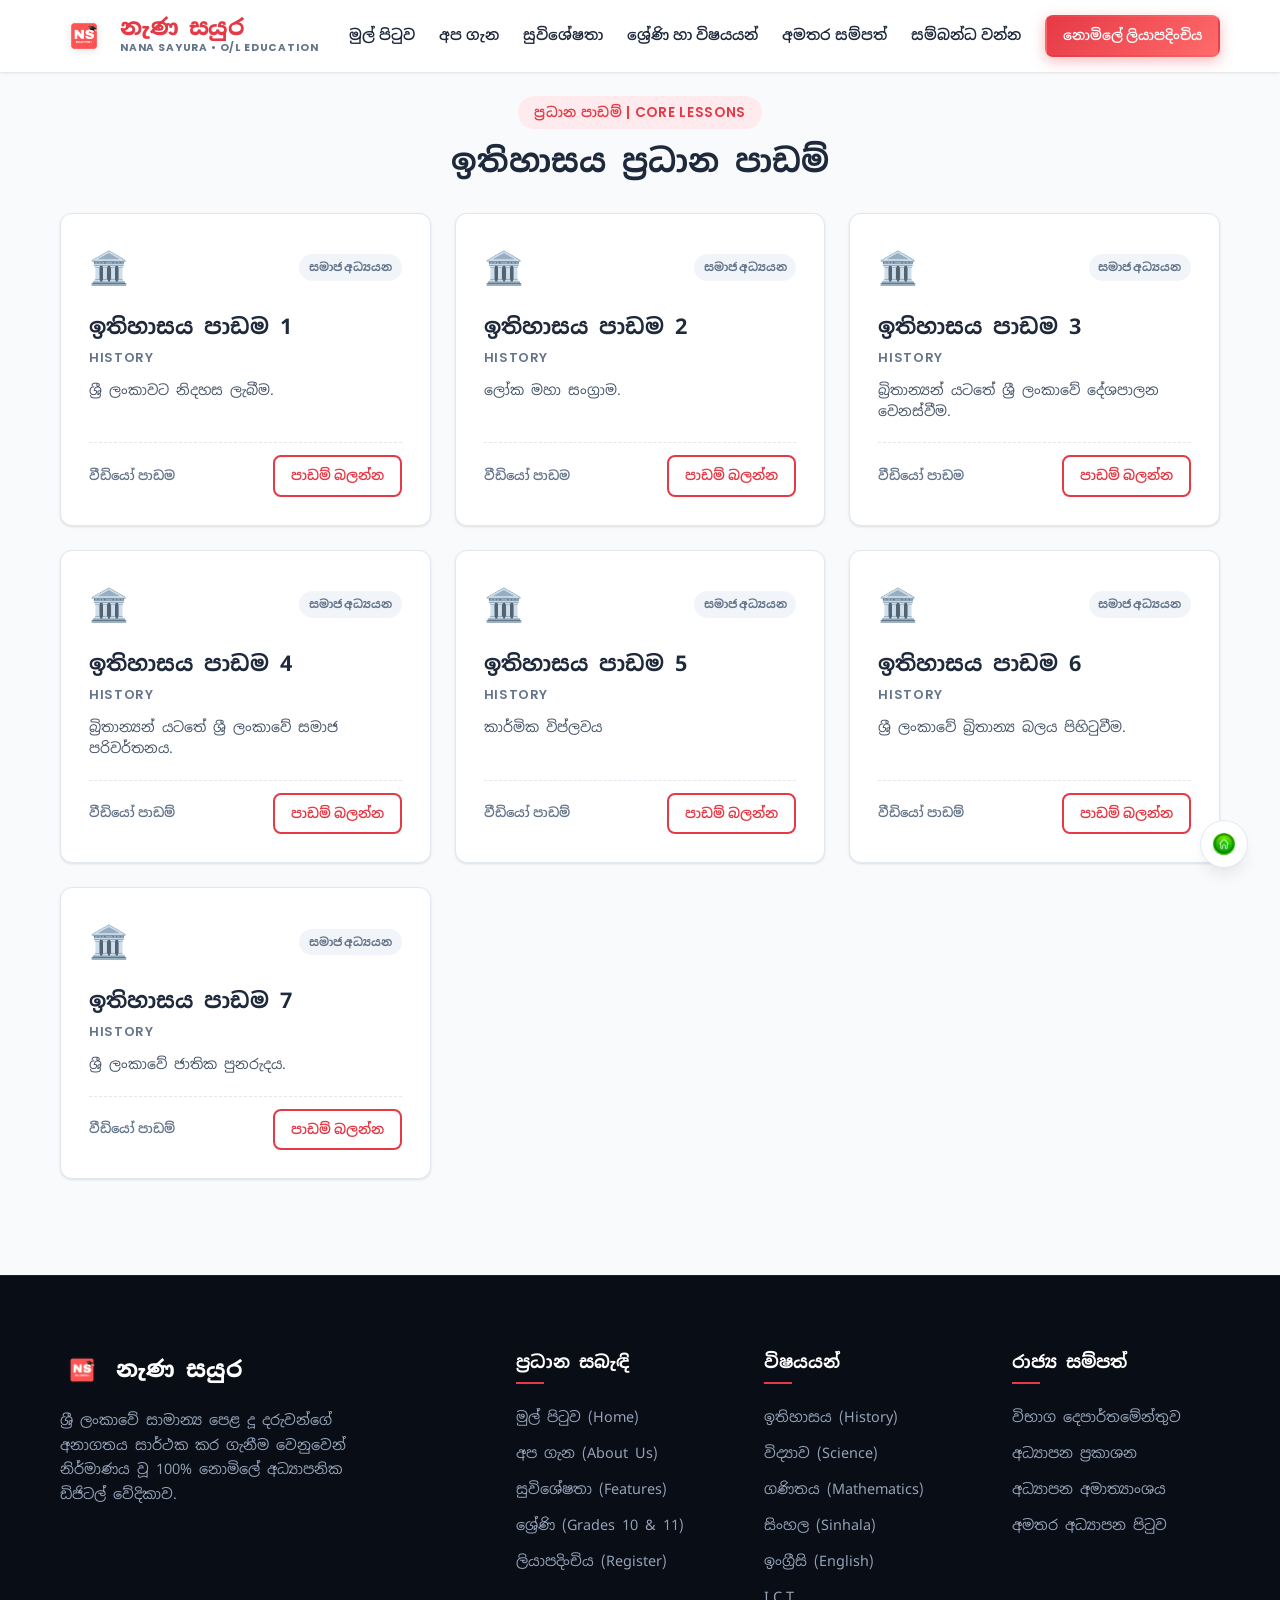
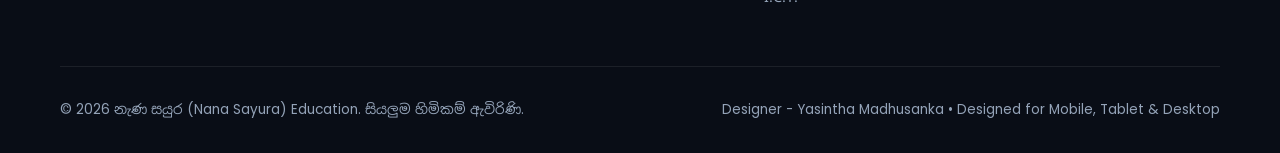
<file: History.html>
<!DOCTYPE html>
<html lang="si">

<head>
    <meta charset="UTF-8">
    <meta name="viewport" content="width=device-width, initial-scale=1.0">
    <meta name="description"
        content="නැණ සයුර (Nana Sayura) - ශ්‍රී ලංකාවේ සාමාන්‍ය පෙළ (O/L) සිසුන් සඳහා 10 සහ 11 ශ්‍රේණිවල සියලුම විෂය නිර්දේශිත පාඩම් හා සම්පත් නොමිලේ ලබාදෙන අධ්‍යාපනික වෙබ් අඩවිය.">
    <meta name="keywords"
        content="Nana Sayura, නැණ සයුර, O/L Sri Lanka, Grade 10, Grade 11, Education, Past Papers, Free Lessons">
    <meta name="author" content="Nana Sayura Education">
    <title>නැණ සයුර | Nana Sayura - Educational Website for O/L Students</title>

    <!-- Google Fonts for High-Definition Sinhala & English Typography -->
    <link rel="preconnect" href="https://fonts.googleapis.com">
    <link rel="preconnect" href="https://fonts.gstatic.com" crossorigin>
    <link
        href="https://fonts.googleapis.com/css2?family=Noto+Sans+Sinhala:wght@400;500;600;700;800;900&family=Poppins:wght@300;400;500;600;700;800&display=swap"
        rel="stylesheet">

    <!-- Production Pure CSS3 Stylesheet -->
    <link rel="stylesheet" href="style.css">
</head>

<body>

    <!-- ========================================================================
       1. Navigation Bar (Mobile-First with Pure CSS Toggle)
       ======================================================================== -->
    <header class="site-header" id="up">
        <div class="container header-container">
            <a href="#hero" class="logo-wrapper" title="නැණ සයුර මුල් පිටුව">
                <img src="i 5.png" alt="Nana Sayura Logo" class="logo-img" width="48" height="48">
                <div class="logo-text">
                    <span class="logo-name">නැණ සයුර</span>
                    <span class="logo-tagline">Nana Sayura • O/L Education</span>
                </div>
            </a>

            <!-- Pure CSS Responsive Hamburger Toggle -->
            <input type="checkbox" id="menu-toggle" class="menu-toggle-input" aria-label="Toggle Navigation Menu">
            <label for="menu-toggle" class="menu-toggle-label" title="මෙනුව විවෘත කරන්න">
                <span></span>
                <span></span>
                <span></span>
            </label>

            <!-- Navigation Links -->
            <nav class="nav-menu" aria-label="ප්‍රධාන මෙනුව">
                <a href="#hero" class="nav-link">මුල් පිටුව</a>
                <a href="#about" class="nav-link">අප ගැන</a>
                <a href="#features" class="nav-link">සුවිශේෂතා</a>
                <a href="#grades" class="nav-link">ශ්‍රේණි හා විෂයයන්</a>
                <a href="#resources" class="nav-link">අමතර සම්පත්</a>
                <a href="#contact" class="nav-link">සම්බන්ධ වන්න</a>
                <div class="nav-cta">
                    <a href="#contact" class="btn btn-primary btn-sm">නොමිලේ ලියාපදිංචිය</a>
                </div>
            </nav>
        </div>
    </header>

   

    <!-- ========================================================================
       5. Grades & Subjects Portals (Services / Gallery)
       ======================================================================== -->
    <section class="section" id="grades">
        <div class="container">
            
            <!-- Core Subject Gallery Grid -->
            <div class="subjects-title-wrap" id="subjects">
                <div class="section-badge">ප්‍රධාන පාඩම් | Core lessons</div>
                <h2 class="section-title"> ඉතිහාසය ප්‍රධාන පාඩම්</h2>
            </div>

            <div class="subjects-grid">

                <!-- Subject 1: History -->
                <article class="subject-card">
                    <div class="subject-header">
                        <span class="subject-icon">🏛️</span>
                        <span class="subject-pill">සමාජ අධ්‍යයන</span>
                    </div>
                    <h3 class="subject-name">ඉතිහාසය පාඩම 1 </h3>
                    <p class="subject-en">History</p>
                    <p class="subject-lessons-preview">
                       ශ්‍රී ලංකාවට නිදහස ලැබීම.
                    </p>
                    <div class="subject-card-footer">
                        <span class="lesson-count">වීඩියෝ පාඩම</span>
                        <a href="https://www.youtube.com/watch?v=qA7j8h8csvc&list=PLdb0ZtcvFpIRz24FFPWFtaxigz-mbgZI_&index=41" class="btn btn-outline-dark btn-sm">පාඩම් බලන්න</a>
                    </div>
                </article>

                <!-- Subject 2: Science -->
                <article class="subject-card">
                    <div class="subject-header">
                        <span class="subject-icon">🏛️</span>
                        <span class="subject-pill">සමාජ අධ්‍යයන</span>
                    </div>
                    <h3 class="subject-name">ඉතිහාසය පාඩම 2</h3>
                    <p class="subject-en">History</p>
                    <p class="subject-lessons-preview">
                        ලෝක මහා සංග්‍රාම.
                    </p>
                    <div class="subject-card-footer">
                        <span class="lesson-count">වීඩියෝ පාඩම</span>
                        <a href="https://www.youtube.com/watch?v=10zYozBdLZc&list=PLdb0ZtcvFpIRz24FFPWFtaxigz-mbgZI_&index=54" class="btn btn-outline-dark btn-sm">පාඩම් බලන්න</a>
                    </div>
                </article>

                <!-- Subject 3: Mathematics -->
                <article class="subject-card">
                    <div class="subject-header">
                        <span class="subject-icon">🏛️</span>
                        <span class="subject-pill">සමාජ අධ්‍යයන</span>
                    </div>
                    <h3 class="subject-name">ඉතිහාසය පාඩම 3</h3>
                    <p class="subject-en">History</p>
                    <p class="subject-lessons-preview">
                        බ්‍රිතාන්‍යන් යටතේ ශ්‍රී ලංකාවේ දේශපාලන වෙනස්වීම.
                    </p>
                    <div class="subject-card-footer">
                        <span class="lesson-count">වීඩියෝ පාඩම</span>
                        <a href="https://www.youtube.com/watch?v=WaQBen3jqck&list=PLdb0ZtcvFpIRz24FFPWFtaxigz-mbgZI_&index=24" class="btn btn-outline-dark btn-sm">පාඩම් බලන්න</a>
                    </div>
                </article>

                <!-- Subject 4: Sinhala -->
                <article class="subject-card">
                    <div class="subject-header">
                        <span class="subject-icon">🏛️</span>
                        <span class="subject-pill">සමාජ අධ්‍යයන</span>
                    </div>
                    <h3 class="subject-name">ඉතිහාසය පාඩම 4</h3>
                    <p class="subject-en">History</p>
                    <p class="subject-lessons-preview">
                        බ්‍රිතාන්‍යන් යටතේ ශ්‍රී ලංකාවේ සමාජ පරිවර්තනය.
                    </p>
                    <div class="subject-card-footer">
                        <span class="lesson-count">වීඩියෝ පාඩම්</span>
                        <a href="https://www.youtube.com/watch?v=CC7Hb1BcG8c&list=PLdb0ZtcvFpIRz24FFPWFtaxigz-mbgZI_&index=34" class="btn btn-outline-dark btn-sm">පාඩම් බලන්න</a>
                    </div>
                </article>

                <!-- Subject 5: English -->
                <article class="subject-card">
                    <div class="subject-header">
                        <span class="subject-icon">🏛️</span>
                        <span class="subject-pill">සමාජ අධ්‍යයන</span>
                    </div>
                    <h3 class="subject-name">ඉතිහාසය පාඩම 5</h3>
                    <p class="subject-en">History</p>
                    <p class="subject-lessons-preview">
                        කාර්මික විප්ලවය
                    </p>
                    <div class="subject-card-footer">
                        <span class="lesson-count">වීඩියෝ පාඩම්</span>
                        <a href="https://www.youtube.com/watch?v=dwROz275iaw&list=PLdb0ZtcvFpIRz24FFPWFtaxigz-mbgZI_&index=2" class="btn btn-outline-dark btn-sm">පාඩම් බලන්න</a>
                    </div>
                </article>

                <!-- Subject 6: ICT -->
                <article class="subject-card">
                    <div class="subject-header">
                        <span class="subject-icon">🏛️</span>
                        <span class="subject-pill">සමාජ අධ්‍යයන</span>
                    </div>
                    <h3 class="subject-name">ඉතිහාසය පාඩම 6</h3>
                    <p class="subject-en">History</p>
                    <p class="subject-lessons-preview">
                        ශ්‍රී ලංකාවේ බ්‍රිතාන්‍ය බලය පිහිටුවීම.
                    </p>
                    <div class="subject-card-footer">
                        <span class="lesson-count">වීඩියෝ පාඩම්</span>
                        <a href="https://www.youtube.com/watch?v=ROLxipJ_P9U&list=PLdb0ZtcvFpIRz24FFPWFtaxigz-mbgZI_&index=8" class="btn btn-outline-dark btn-sm">පාඩම් බලන්න</a>
                    </div>
                </article>
                 <!-- Subject 6: ICT -->
                <article class="subject-card">
                    <div class="subject-header">
                        <span class="subject-icon">🏛️</span>
                        <span class="subject-pill">සමාජ අධ්‍යයන</span>
                    </div>
                    <h3 class="subject-name">ඉතිහාසය පාඩම 7</h3>
                    <p class="subject-en">History</p>
                    <p class="subject-lessons-preview">
                        ශ්‍රී ලංකාවේ ජාතික පුනරුදය.
                    </p>
                    <div class="subject-card-footer">
                        <span class="lesson-count">වීඩියෝ පාඩම්</span>
                        <a href="https://www.youtube.com/watch?v=mqCDvDN23N4&list=PLdb0ZtcvFpIRz24FFPWFtaxigz-mbgZI_&index=19" class="btn btn-outline-dark btn-sm">පාඩම් බලන්න</a>
                    </div>
                </article>

            </div>
        </div>
    </section>

    
    <!-- ========================================================================
       8. Footer Section
       ======================================================================== -->
    <footer class="site-footer">
        <div class="container">
            <div class="footer-grid">

                <!-- Brand Info -->
                <div class="footer-brand-wrap">
                    <div class="footer-brand">
                        <img src="i 5.png" alt="Nana Sayura Logo" class="footer-logo" width="44" height="44">
                        <span class="footer-brand-title">නැණ සයුර</span>
                    </div>
                    <p class="footer-brand-desc">
                        ශ්‍රී ලංකාවේ සාමාන්‍ය පෙළ දූ දරුවන්ගේ අනාගතය සාර්ථක කර ගැනීම වෙනුවෙන් නිර්මාණය වූ 100% නොමිලේ
                        අධ්‍යාපනික ඩිජිටල් වේදිකාව.
                    </p>
                </div>

                <!-- Quick Links -->
                <div>
                    <h4 class="footer-col-title">ප්‍රධාන සබැඳි</h4>
                    <ul class="footer-links">
                        <li><a href="#hero" class="footer-link">මුල් පිටුව (Home)</a></li>
                        <li><a href="#about" class="footer-link">අප ගැන (About Us)</a></li>
                        <li><a href="#features" class="footer-link">සුවිශේෂතා (Features)</a></li>
                        <li><a href="#grades" class="footer-link">ශ්‍රේණි (Grades 10 & 11)</a></li>
                        <li><a href="#contact" class="footer-link">ලියාපදිංචිය (Register)</a></li>
                    </ul>
                </div>

                <!-- Subjects -->
                <div>
                    <h4 class="footer-col-title">විෂයයන්</h4>
                    <ul class="footer-links">
                        <li><a href="11 History .html" class="footer-link">ඉතිහාසය (History)</a></li>
                        <li><a href="11 Scinse .html" class="footer-link">විද්‍යාව (Science)</a></li>
                        <li><a href="11 Maths.html" class="footer-link">ගණිතය (Mathematics)</a></li>
                        <li><a href="11 Sinhala .html" class="footer-link">සිංහල (Sinhala)</a></li>
                        <li><a href="11 English.html" class="footer-link">ඉංග්‍රීසි (English)</a></li>
                        <li><a href="11 ICT .html" class="footer-link">I.C.T.</a></li>
                    </ul>
                </div>

                <!-- External Gov Portals -->
                <div>
                    <h4 class="footer-col-title">රාජ්‍ය සම්පත්</h4>
                    <ul class="footer-links">
                        <li><a href="https://www.doenets.lk" target="_blank" rel="noopener noreferrer"
                                class="footer-link">විභාග දෙපාර්තමේන්තුව</a></li>
                        <li><a href="http://www.edupub.gov.lk" target="_blank" rel="noopener noreferrer"
                                class="footer-link">අධ්‍යාපන ප්‍රකාශන</a></li>
                        <li><a href="https://moe.gov.lk" target="_blank" rel="noopener noreferrer"
                                class="footer-link">අධ්‍යාපන අමාත්‍යාංශය</a></li>
                        <li><a href="other.html" class="footer-link">අමතර අධ්‍යාපන පිටුව</a></li>
                    </ul>
                </div>

            </div>

            <!-- Bottom Credits -->
            <div class="footer-bottom">
                <p>&copy; 2026 නැණ සයුර (Nana Sayura) Education. සියලුම හිමිකම් ඇවිරිණි.</p>
                <p>Designer - Yasintha Madhusanka • Designed for Mobile, Tablet &amp; Desktop</p>
            </div>
        </div>
    </footer>

    <!-- Floating Back to Top / Home Quick Button with Project Asset (i 3.jpeg) -->
    <a href="#grades" class="back-to-top-btn" title="Back to Home" aria-label="Back to top">
        <img src="i 3.jpeg" alt="Home" width="32" height="32">
    </a>

</body>

</html>
</file>
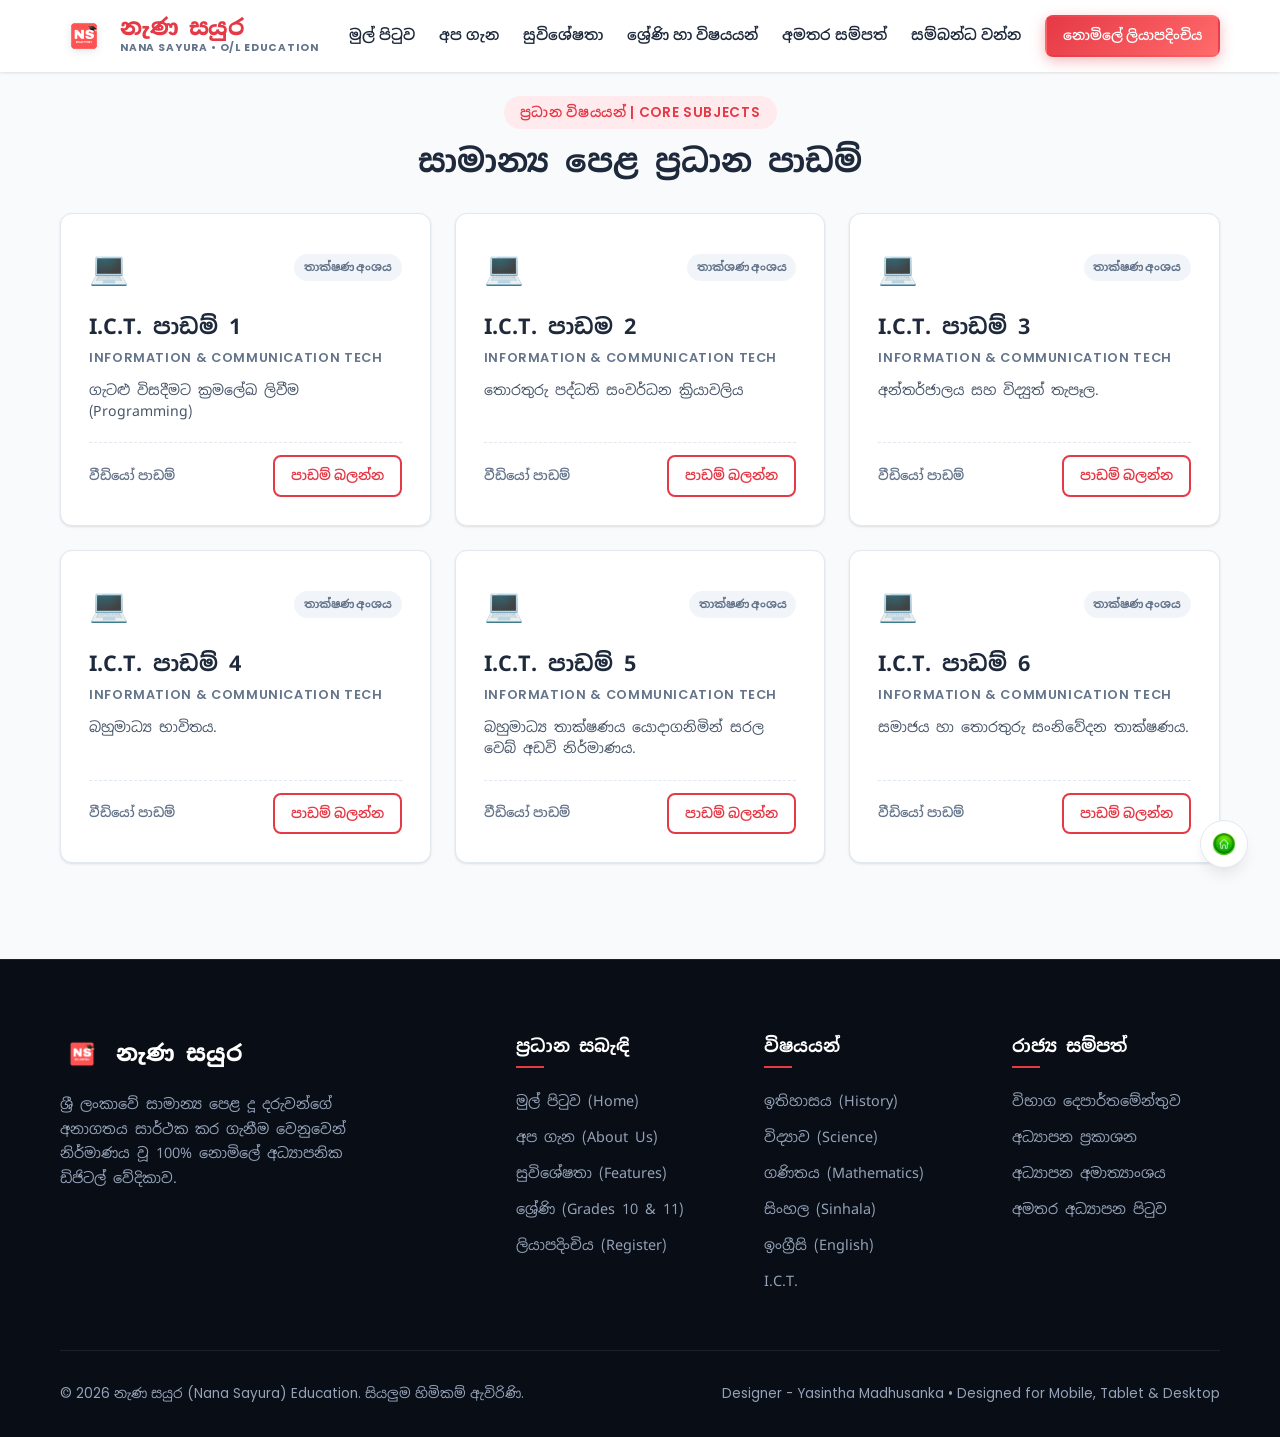
<file: ICT.html>
<!DOCTYPE html>
<html lang="si">

<head>
    <meta charset="UTF-8">
    <meta name="viewport" content="width=device-width, initial-scale=1.0">
    <meta name="description"
        content="නැණ සයුර (Nana Sayura) - ශ්‍රී ලංකාවේ සාමාන්‍ය පෙළ (O/L) සිසුන් සඳහා 10 සහ 11 ශ්‍රේණිවල සියලුම විෂය නිර්දේශිත පාඩම් හා සම්පත් නොමිලේ ලබාදෙන අධ්‍යාපනික වෙබ් අඩවිය.">
    <meta name="keywords"
        content="Nana Sayura, නැණ සයුර, O/L Sri Lanka, Grade 10, Grade 11, Education, Past Papers, Free Lessons">
    <meta name="author" content="Nana Sayura Education">
    <title>නැණ සයුර | Nana Sayura - Educational Website for O/L Students</title>

    <!-- Google Fonts for High-Definition Sinhala & English Typography -->
    <link rel="preconnect" href="https://fonts.googleapis.com">
    <link rel="preconnect" href="https://fonts.gstatic.com" crossorigin>
    <link
        href="https://fonts.googleapis.com/css2?family=Noto+Sans+Sinhala:wght@400;500;600;700;800;900&family=Poppins:wght@300;400;500;600;700;800&display=swap"
        rel="stylesheet">

    <!-- Production Pure CSS3 Stylesheet -->
    <link rel="stylesheet" href="style.css">
</head>

<body>

    <!-- ========================================================================
       1. Navigation Bar (Mobile-First with Pure CSS Toggle)
       ======================================================================== -->
    <header class="site-header" id="up">
        <div class="container header-container">
            <a href="#hero" class="logo-wrapper" title="නැණ සයුර මුල් පිටුව">
                <img src="i 5.png" alt="Nana Sayura Logo" class="logo-img" width="48" height="48">
                <div class="logo-text">
                    <span class="logo-name">නැණ සයුර</span>
                    <span class="logo-tagline">Nana Sayura • O/L Education</span>
                </div>
            </a>

            <!-- Pure CSS Responsive Hamburger Toggle -->
            <input type="checkbox" id="menu-toggle" class="menu-toggle-input" aria-label="Toggle Navigation Menu">
            <label for="menu-toggle" class="menu-toggle-label" title="මෙනුව විවෘත කරන්න">
                <span></span>
                <span></span>
                <span></span>
            </label>

            <!-- Navigation Links -->
            <nav class="nav-menu" aria-label="ප්‍රධාන මෙනුව">
                <a href="#hero" class="nav-link">මුල් පිටුව</a>
                <a href="#about" class="nav-link">අප ගැන</a>
                <a href="#features" class="nav-link">සුවිශේෂතා</a>
                <a href="#grades" class="nav-link">ශ්‍රේණි හා විෂයයන්</a>
                <a href="#resources" class="nav-link">අමතර සම්පත්</a>
                <a href="#contact" class="nav-link">සම්බන්ධ වන්න</a>
                <div class="nav-cta">
                    <a href="#contact" class="btn btn-primary btn-sm">නොමිලේ ලියාපදිංචිය</a>
                </div>
            </nav>
        </div>
    </header>

   

    <!-- ========================================================================
       5. Grades & Subjects Portals (Services / Gallery)
       ======================================================================== -->
    <section class="section" id="grades">
        <div class="container">
            
            <!-- Core Subject Gallery Grid -->
            <div class="subjects-title-wrap" id="subjects">
                <div class="section-badge">ප්‍රධාන විෂයයන් | Core Subjects</div>
                <h2 class="section-title">සාමාන්‍ය පෙළ ප්‍රධාන පාඩම්</h2>
            </div>

            <div class="subjects-grid">

               

                <!-- Subject 6: ICT -->
                <article class="subject-card">
                    <div class="subject-header">
                        <span class="subject-icon">💻</span>
                        <span class="subject-pill">තාක්ෂණ අංශය</span>
                    </div>
                    <h3 class="subject-name">I.C.T. පාඩම් 1</h3>
                    <p class="subject-en">Information & Communication Tech</p>
                    <p class="subject-lessons-preview">
                        ගැටළු විසදීමට ක්‍රමලේඛ ලිවීම (Programming)
                    </p>
                    <div class="subject-card-footer">
                        <span class="lesson-count">වීඩියෝ පාඩම්</span>
                        <a href="https://www.youtube.com/watch?v=YyTRHt4oIBo&list=PLdb0ZtcvFpITXvL6uyvQNhsP-Ml5-8OAo&index=2" class="btn btn-outline-dark btn-sm">පාඩම් බලන්න</a>
                    </div>
                </article>

                <article class="subject-card">
                    <div class="subject-header">
                        <span class="subject-icon">💻</span>
                        <span class="subject-pill"> තාක්ශණ අංශය</span>
                    </div>
                    <h3 class="subject-name">I.C.T. පාඩම 2</h3>
                    <p class="subject-en"> Information & Communication Tech</p>
                    <p class="subject-lessons-preview"> 
                        තොරතුරු පද්ධති සංවර්ධන ක්‍රියාවලිය
                    </p>
                    <div class="subject-card-footer">
                        <span class="lesson-count">වීඩියෝ පාඩම් </span>
                        <a href="https://www.youtube.com/watch?v=J5XAgmUhs54&list=PLdb0ZtcvFpITXvL6uyvQNhsP-Ml5-8OAo&index=11" class="btn btn-outline-dark btn-sm"> පාඩම් බලන්න </a>
                    </div>
                </article>

                <!-- Subject 6: ICT -->
                <article class="subject-card">
                    <div class="subject-header">
                        <span class="subject-icon">💻</span>
                        <span class="subject-pill">තාක්ෂණ අංශය</span>
                    </div>
                    <h3 class="subject-name">I.C.T. පාඩම් 3</h3>
                    <p class="subject-en">Information & Communication Tech</p>
                    <p class="subject-lessons-preview">
                        අන්තර්ජාලය සහ විද්‍යුත් තැපෑල.
                    </p>
                    <div class="subject-card-footer">
                        <span class="lesson-count">වීඩියෝ පාඩම්</span>
                        <a href="https://www.youtube.com/watch?v=ZsWV_Uyi3NA&list=PLdb0ZtcvFpITXvL6uyvQNhsP-Ml5-8OAo&index=14" class="btn btn-outline-dark btn-sm">පාඩම් බලන්න</a>
                    </div>
                </article>

                <!-- Subject 6: ICT -->
                <article class="subject-card">
                    <div class="subject-header">
                        <span class="subject-icon">💻</span>
                        <span class="subject-pill">තාක්ෂණ අංශය</span>
                    </div>
                    <h3 class="subject-name">I.C.T. පාඩම් 4</h3>
                    <p class="subject-en">Information & Communication Tech</p>
                    <p class="subject-lessons-preview">
                        බහුමාධ්‍ය භාවිතය.
                    </p>
                    <div class="subject-card-footer">
                        <span class="lesson-count">වීඩියෝ පාඩම්</span>
                        <a href="https://www.youtube.com/watch?v=GcMzccGICAk&list=PLdb0ZtcvFpITXvL6uyvQNhsP-Ml5-8OAo&index=18" class="btn btn-outline-dark btn-sm">පාඩම් බලන්න</a>
                    </div>
                </article>

                <!-- Subject 6: ICT -->
                <article class="subject-card">
                    <div class="subject-header">
                        <span class="subject-icon">💻</span>
                        <span class="subject-pill">තාක්ෂණ අංශය</span>
                    </div>
                    <h3 class="subject-name">I.C.T. පාඩම් 5</h3>
                    <p class="subject-en">Information & Communication Tech</p>
                    <p class="subject-lessons-preview">
                        බහුමාධ්‍ය තාක්ෂණය යොදාගනිමින් සරල වෙබ් අඩවි නිර්මාණය.
                    </p>
                    <div class="subject-card-footer">
                        <span class="lesson-count">වීඩියෝ පාඩම්</span>
                        <a href="https://www.youtube.com/watch?v=5H_O1HV0tSU&list=PLdb0ZtcvFpITXvL6uyvQNhsP-Ml5-8OAo&index=23" class="btn btn-outline-dark btn-sm">පාඩම් බලන්න</a>
                    </div>
                </article>
                <article class="subject-card">
                        <div class="subject-header">
                            <span class="subject-icon">💻</span>
                            <span class="subject-pill">තාක්ෂණ අංශය</span>
                        </div>
                        <h3 class="subject-name">I.C.T. පාඩම් 6</h3>
                        <p class="subject-en">Information & Communication Tech</p>
                        <p class="subject-lessons-preview"> 
                            සමාජය හා තොරතුරු සංනිවේදන තාක්ෂණය.
                        </p>
                        <div class="subject-card-footer">
                            <span class="lesson-count">වීඩියෝ පාඩම්</span>
                            <a href="https://www.youtube.com/watch?v=AmqwfQZPBvM&list=PLdb0ZtcvFpITXvL6uyvQNhsP-Ml5-8OAo&index=30" class="btn btn-outline-dark btn-sm"> පාඩම් බලන්න</a>
                        </div>
                </article>

            </div>
        </div>
    </section>

    
    <!-- ========================================================================
       8. Footer Section
       ======================================================================== -->
    <footer class="site-footer">
        <div class="container">
            <div class="footer-grid">

                <!-- Brand Info -->
                <div class="footer-brand-wrap">
                    <div class="footer-brand">
                        <img src="i 5.png" alt="Nana Sayura Logo" class="footer-logo" width="44" height="44">
                        <span class="footer-brand-title">නැණ සයුර</span>
                    </div>
                    <p class="footer-brand-desc">
                        ශ්‍රී ලංකාවේ සාමාන්‍ය පෙළ දූ දරුවන්ගේ අනාගතය සාර්ථක කර ගැනීම වෙනුවෙන් නිර්මාණය වූ 100% නොමිලේ
                        අධ්‍යාපනික ඩිජිටල් වේදිකාව.
                    </p>
                </div>

                <!-- Quick Links -->
                <div>
                    <h4 class="footer-col-title">ප්‍රධාන සබැඳි</h4>
                    <ul class="footer-links">
                        <li><a href="#hero" class="footer-link">මුල් පිටුව (Home)</a></li>
                        <li><a href="#about" class="footer-link">අප ගැන (About Us)</a></li>
                        <li><a href="#features" class="footer-link">සුවිශේෂතා (Features)</a></li>
                        <li><a href="#grades" class="footer-link">ශ්‍රේණි (Grades 10 & 11)</a></li>
                        <li><a href="#contact" class="footer-link">ලියාපදිංචිය (Register)</a></li>
                    </ul>
                </div>

                <!-- Subjects -->
                <div>
                    <h4 class="footer-col-title">විෂයයන්</h4>
                    <ul class="footer-links">
                        <li><a href="11 History .html" class="footer-link">ඉතිහාසය (History)</a></li>
                        <li><a href="11 Scinse .html" class="footer-link">විද්‍යාව (Science)</a></li>
                        <li><a href="11 Maths.html" class="footer-link">ගණිතය (Mathematics)</a></li>
                        <li><a href="11 Sinhala .html" class="footer-link">සිංහල (Sinhala)</a></li>
                        <li><a href="11 English.html" class="footer-link">ඉංග්‍රීසි (English)</a></li>
                        <li><a href="11 ICT .html" class="footer-link">I.C.T.</a></li>
                    </ul>
                </div>

                <!-- External Gov Portals -->
                <div>
                    <h4 class="footer-col-title">රාජ්‍ය සම්පත්</h4>
                    <ul class="footer-links">
                        <li><a href="https://www.doenets.lk" target="_blank" rel="noopener noreferrer"
                                class="footer-link">විභාග දෙපාර්තමේන්තුව</a></li>
                        <li><a href="http://www.edupub.gov.lk" target="_blank" rel="noopener noreferrer"
                                class="footer-link">අධ්‍යාපන ප්‍රකාශන</a></li>
                        <li><a href="https://moe.gov.lk" target="_blank" rel="noopener noreferrer"
                                class="footer-link">අධ්‍යාපන අමාත්‍යාංශය</a></li>
                        <li><a href="other.html" class="footer-link">අමතර අධ්‍යාපන පිටුව</a></li>
                    </ul>
                </div>

            </div>

            <!-- Bottom Credits -->
            <div class="footer-bottom">
                <p>&copy; 2026 නැණ සයුර (Nana Sayura) Education. සියලුම හිමිකම් ඇවිරිණි.</p>
                <p>Designer - Yasintha Madhusanka • Designed for Mobile, Tablet &amp; Desktop</p>
            </div>
        </div>
    </footer>

    <!-- Floating Back to Top / Home Quick Button with Project Asset (i 3.jpeg) -->
    <a href="#grades" class="back-to-top-btn" title="Back to Home" aria-label="Back to top">
        <img src="i 3.jpeg" alt="Home" width="32" height="32">
    </a>

</body>

</html>
</file>
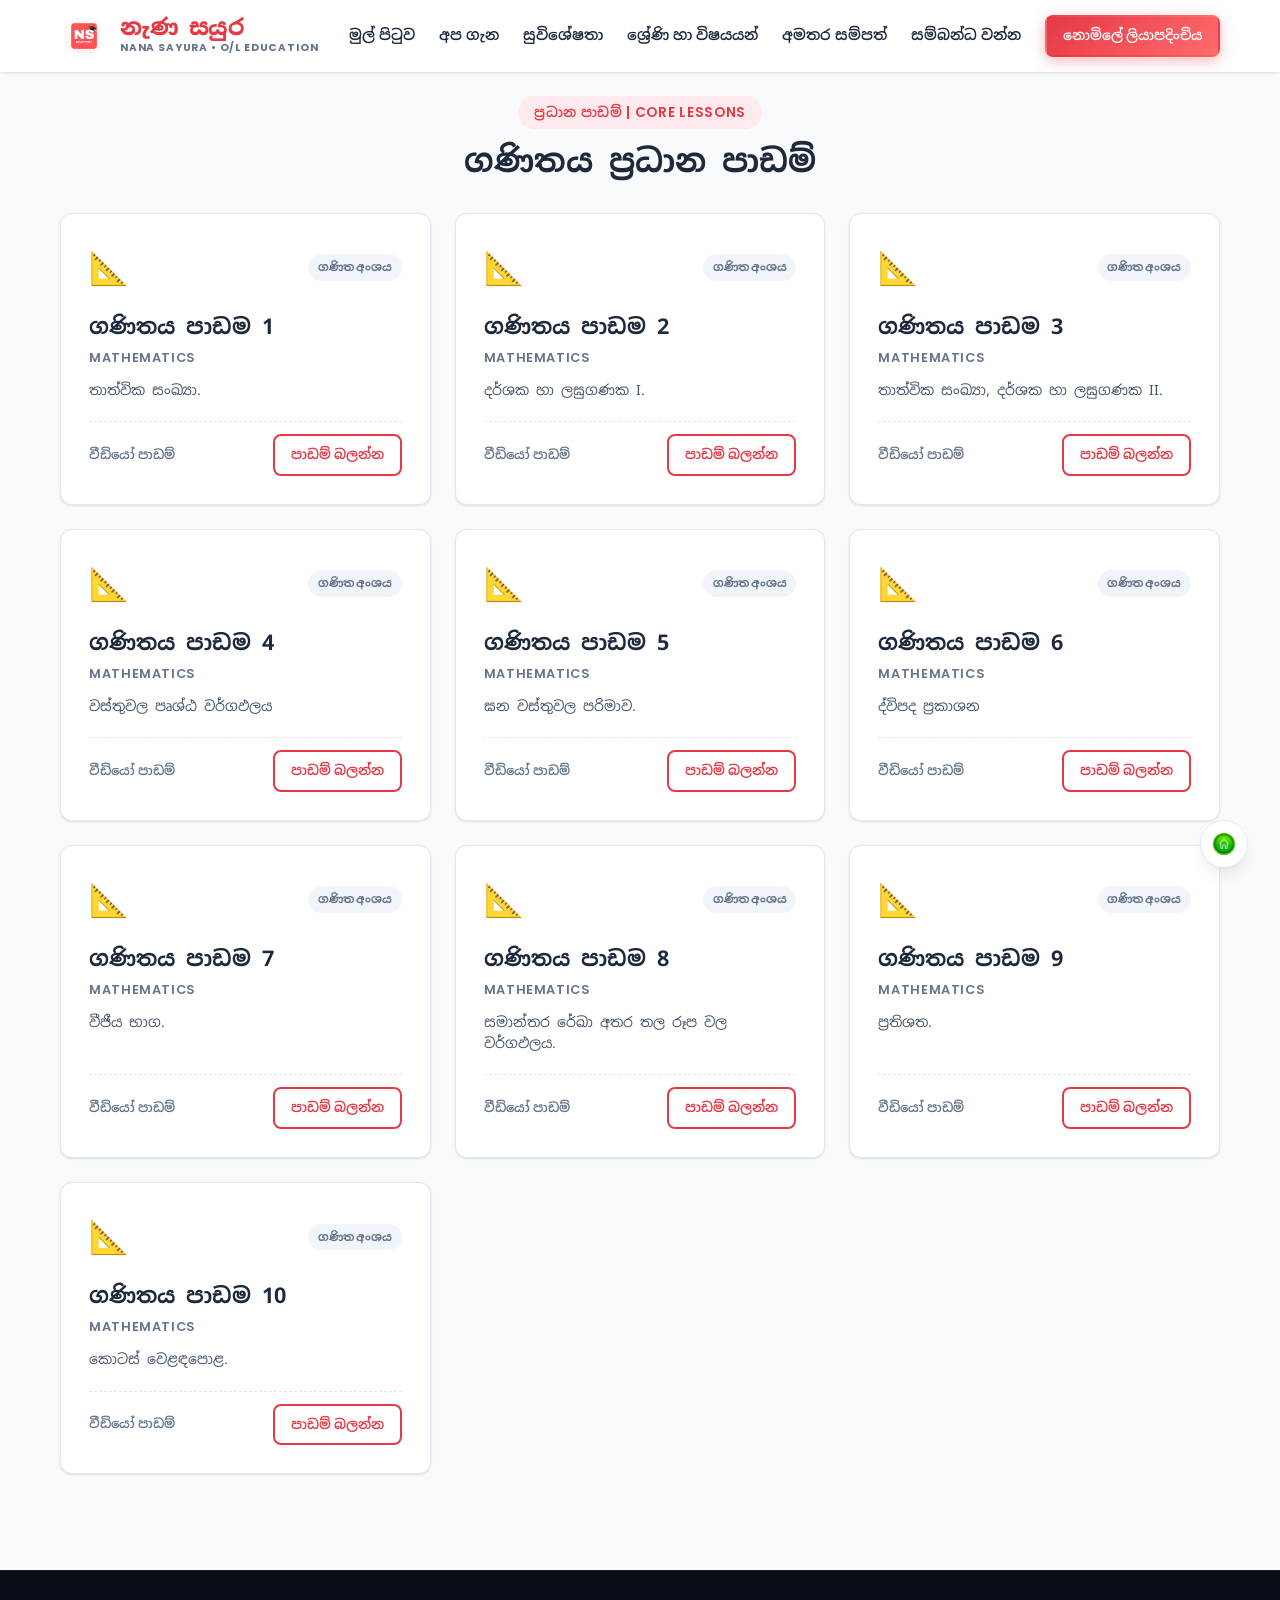
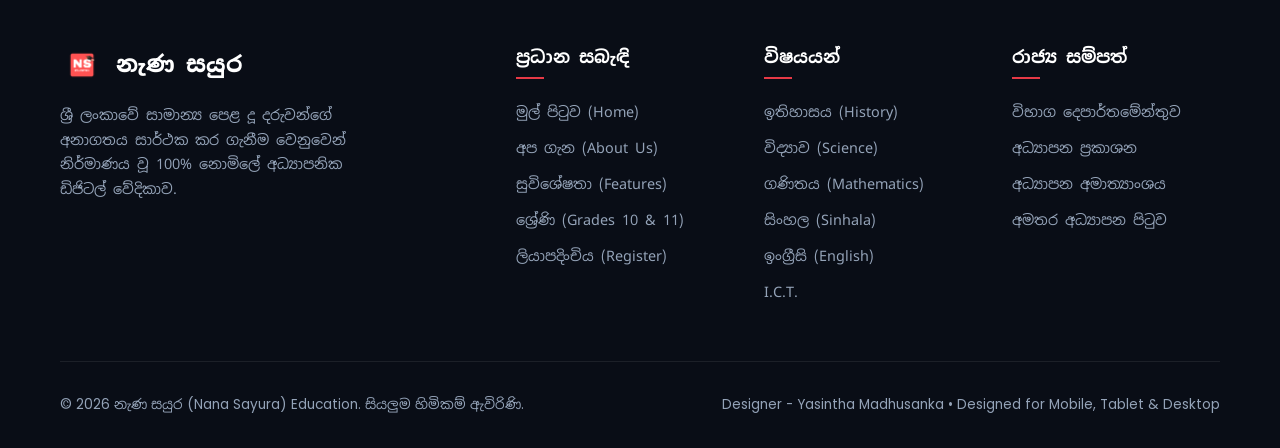
<file: Mathematics.html>
<!DOCTYPE html>
<html lang="si">

<head>
    <meta charset="UTF-8">
    <meta name="viewport" content="width=device-width, initial-scale=1.0">
    <meta name="description"
        content="නැණ සයුර (Nana Sayura) - ශ්‍රී ලංකාවේ සාමාන්‍ය පෙළ (O/L) සිසුන් සඳහා 10 සහ 11 ශ්‍රේණිවල සියලුම විෂය නිර්දේශිත පාඩම් හා සම්පත් නොමිලේ ලබාදෙන අධ්‍යාපනික වෙබ් අඩවිය.">
    <meta name="keywords"
        content="Nana Sayura, නැණ සයුර, O/L Sri Lanka, Grade 10, Grade 11, Education, Past Papers, Free Lessons">
    <meta name="author" content="Nana Sayura Education">
    <title>නැණ සයුර | Nana Sayura - Educational Website for O/L Students</title>

    <!-- Google Fonts for High-Definition Sinhala & English Typography -->
    <link rel="preconnect" href="https://fonts.googleapis.com">
    <link rel="preconnect" href="https://fonts.gstatic.com" crossorigin>
    <link
        href="https://fonts.googleapis.com/css2?family=Noto+Sans+Sinhala:wght@400;500;600;700;800;900&family=Poppins:wght@300;400;500;600;700;800&display=swap"
        rel="stylesheet">

    <!-- Production Pure CSS3 Stylesheet -->
    <link rel="stylesheet" href="style.css">
</head>

<body>

    <!-- ========================================================================
       1. Navigation Bar (Mobile-First with Pure CSS Toggle)
       ======================================================================== -->
    <header class="site-header" id="up">
        <div class="container header-container">
            <a href="#hero" class="logo-wrapper" title="නැණ සයුර මුල් පිටුව">
                <img src="i 5.png" alt="Nana Sayura Logo" class="logo-img" width="48" height="48">
                <div class="logo-text">
                    <span class="logo-name">නැණ සයුර</span>
                    <span class="logo-tagline">Nana Sayura • O/L Education</span>
                </div>
            </a>

            <!-- Pure CSS Responsive Hamburger Toggle -->
            <input type="checkbox" id="menu-toggle" class="menu-toggle-input" aria-label="Toggle Navigation Menu">
            <label for="menu-toggle" class="menu-toggle-label" title="මෙනුව විවෘත කරන්න">
                <span></span>
                <span></span>
                <span></span>
            </label>

            <!-- Navigation Links -->
            <nav class="nav-menu" aria-label="ප්‍රධාන මෙනුව">
                <a href="#hero" class="nav-link">මුල් පිටුව</a>
                <a href="#about" class="nav-link">අප ගැන</a>
                <a href="#features" class="nav-link">සුවිශේෂතා</a>
                <a href="#grades" class="nav-link">ශ්‍රේණි හා විෂයයන්</a>
                <a href="#resources" class="nav-link">අමතර සම්පත්</a>
                <a href="#contact" class="nav-link">සම්බන්ධ වන්න</a>
                <div class="nav-cta">
                    <a href="#contact" class="btn btn-primary btn-sm">නොමිලේ ලියාපදිංචිය</a>
                </div>
            </nav>
        </div>
    </header>

   

    <!-- ========================================================================
       5. Grades & Subjects Portals (Services / Gallery)
       ======================================================================== -->
    <section class="section" id="grades">
        <div class="container">
            
            <!-- Core Subject Gallery Grid -->
            <div class="subjects-title-wrap" id="subjects">
                <div class="section-badge">ප්‍රධාන පාඩම් | Core Lessons</div>
                <h2 class="section-title">ගණිත‍ය ප්‍රධාන පාඩම්</h2>
            </div>

            <div class="subjects-grid">

               

                <!-- Subject 3: Mathematics -->
                <article class="subject-card">
                    <div class="subject-header">
                        <span class="subject-icon">📐</span>
                        <span class="subject-pill">ගණිත අංශය</span>
                    </div>
                    <h3 class="subject-name">ගණිතය පාඩම 1</h3>
                    <p class="subject-en">Mathematics</p>
                    <p class="subject-lessons-preview">
                        තාත්වික සංඛ්‍යා.
                    </p>
                    <div class="subject-card-footer">
                        <span class="lesson-count">වීඩියෝ පාඩම්</span>
                        <a href="https://www.youtube.com/watch?v=daB2ranh8kI&list=PLcUOoycaDS-l_PTEycEJIC0dq_mH1D3yx&index=2" class="btn btn-outline-dark btn-sm">පාඩම් බලන්න</a>
                    </div>
                </article>

                <!-- Subject 3: Mathematics -->
                <article class="subject-card">
                    <div class="subject-header">
                        <span class="subject-icon">📐</span>
                        <span class="subject-pill">ගණිත අංශය</span>
                    </div>
                    <h3 class="subject-name">ගණිතය පාඩම 2</h3>
                    <p class="subject-en">Mathematics</p>
                    <p class="subject-lessons-preview">
                        දර්ශක හා ලඝුගණක I.
                    </p>
                    <div class="subject-card-footer">
                        <span class="lesson-count">වීඩියෝ පාඩම්</span>
                        <a href="https://www.youtube.com/watch?v=jBzweHmCa5U&list=PLcUOoycaDS-l_PTEycEJIC0dq_mH1D3yx&index=3" class="btn btn-outline-dark btn-sm">පාඩම් බලන්න</a>
                    </div>
                </article>

                <!-- Subject 3: Mathematics -->
                <article class="subject-card">
                    <div class="subject-header">
                        <span class="subject-icon">📐</span>
                        <span class="subject-pill">ගණිත අංශය</span>
                    </div>
                    <h3 class="subject-name">ගණිතය පාඩම 3</h3>
                    <p class="subject-en">Mathematics</p>
                    <p class="subject-lessons-preview">
                        තාත්වික සංඛ්‍යා, දර්ශක හා ලඝුගණක II.
                    </p>
                    <div class="subject-card-footer">
                        <span class="lesson-count">වීඩියෝ පාඩම්</span>
                        <a href="https://www.youtube.com/watch?v=rqiICe5p9-g&list=PLcUOoycaDS-l_PTEycEJIC0dq_mH1D3yx&index=4" class="btn btn-outline-dark btn-sm">පාඩම් බලන්න</a>
                    </div>
                </article>

                <!-- Subject 3: Mathematics -->
                <article class="subject-card">
                    <div class="subject-header">
                        <span class="subject-icon">📐</span>
                        <span class="subject-pill">ගණිත අංශය</span>
                    </div>
                    <h3 class="subject-name">ගණිතය පාඩම 4</h3>
                    <p class="subject-en">Mathematics</p>
                    <p class="subject-lessons-preview">
                        වස්තුවල පෘශ්ඨ  වර්ගඵලය
                    </p>
                    <div class="subject-card-footer">
                        <span class="lesson-count">වීඩියෝ පාඩම්</span>
                        <a href="https://www.youtube.com/watch?v=aBjBkGYrOtQ&list=PLcUOoycaDS-l_PTEycEJIC0dq_mH1D3yx&index=5" class="btn btn-outline-dark btn-sm">පාඩම් බලන්න</a>
                    </div>
                </article>

                <!-- Subject 3: Mathematics -->
                <article class="subject-card">
                    <div class="subject-header">
                        <span class="subject-icon">📐</span>
                        <span class="subject-pill">ගණිත අංශය</span>
                    </div>
                    <h3 class="subject-name">ගණිතය පාඩම 5</h3>
                    <p class="subject-en">Mathematics</p>
                    <p class="subject-lessons-preview">
                       ඝන වස්තුවල පරිමාව.
                    </p>
                    <div class="subject-card-footer">
                        <span class="lesson-count">වීඩියෝ පාඩම්</span>
                        <a href="https://www.youtube.com/watch?v=ho91AK9Ez6s&list=PLcUOoycaDS-l_PTEycEJIC0dq_mH1D3yx&index=6" class="btn btn-outline-dark btn-sm">පාඩම් බලන්න</a>
                    </div>
                </article>

                <!-- Subject 3: Mathematics -->
                <article class="subject-card">
                    <div class="subject-header">
                        <span class="subject-icon">📐</span>
                        <span class="subject-pill">ගණිත අංශය</span>
                    </div>
                    <h3 class="subject-name">ගණිතය පාඩම 6</h3>
                    <p class="subject-en">Mathematics</p>
                    <p class="subject-lessons-preview">
                        ද්විපද ප්‍රකාශන
                    </p>
                    <div class="subject-card-footer">
                        <span class="lesson-count">වීඩියෝ පාඩම්</span>
                        <a href="https://www.youtube.com/watch?v=x5htCrGb70w&list=PLcUOoycaDS-l_PTEycEJIC0dq_mH1D3yx&index=7" class="btn btn-outline-dark btn-sm">පාඩම් බලන්න</a>
                    </div>
                </article>

                <!-- Subject 3: Mathematics -->
                <article class="subject-card">
                    <div class="subject-header">
                        <span class="subject-icon">📐</span>
                        <span class="subject-pill">ගණිත අංශය</span>
                    </div>
                    <h3 class="subject-name">ගණිතය පාඩම 7</h3>
                    <p class="subject-en">Mathematics</p>
                    <p class="subject-lessons-preview">
                        වීජීය භාග.
                    </p>
                    <div class="subject-card-footer">
                        <span class="lesson-count">වීඩියෝ පාඩම්</span>
                        <a href="https://www.youtube.com/watch?v=HU4O1I01U1U&list=PLcUOoycaDS-l_PTEycEJIC0dq_mH1D3yx&index=8" class="btn btn-outline-dark btn-sm">පාඩම් බලන්න</a>
                    </div>
                </article>

                <!-- Subject 3: Mathematics -->
                <article class="subject-card">
                    <div class="subject-header">
                        <span class="subject-icon">📐</span>
                        <span class="subject-pill">ගණිත අංශය</span>
                    </div>
                    <h3 class="subject-name">ගණිතය පාඩම 8</h3>
                    <p class="subject-en">Mathematics</p>
                    <p class="subject-lessons-preview">
                        සමාන්තර රේඛා අතර තල රූප වල වර්ගඵලය.
                    </p>
                    <div class="subject-card-footer">
                        <span class="lesson-count">වීඩියෝ පාඩම්</span>
                        <a href="https://www.youtube.com/watch?v=lW2fHFppJ4I&list=PLcUOoycaDS-l_PTEycEJIC0dq_mH1D3yx&index=9" class="btn btn-outline-dark btn-sm">පාඩම් බලන්න</a>
                    </div>
                </article>

                <!-- Subject 3: Mathematics -->
                <article class="subject-card">
                    <div class="subject-header">
                        <span class="subject-icon">📐</span>
                        <span class="subject-pill">ගණිත අංශය</span>
                    </div>
                    <h3 class="subject-name">ගණිතය පාඩම 9</h3>
                    <p class="subject-en">Mathematics</p>
                    <p class="subject-lessons-preview">
                        ප්‍රතිශත.
                    </p>
                    <div class="subject-card-footer">
                        <span class="lesson-count">වීඩියෝ පාඩම්</span>
                        <a href="https://www.youtube.com/watch?v=UU-Sgk98MWI&list=PLcUOoycaDS-l_PTEycEJIC0dq_mH1D3yx&index=10" class="btn btn-outline-dark btn-sm">පාඩම් බලන්න</a>
                    </div>
                </article>

                <!-- Subject 3: Mathematics -->
                <article class="subject-card">
                    <div class="subject-header">
                        <span class="subject-icon">📐</span>
                        <span class="subject-pill">ගණිත අංශය</span>
                    </div>
                    <h3 class="subject-name">ගණිතය පාඩම 10</h3>
                    <p class="subject-en">Mathematics</p>
                    <p class="subject-lessons-preview">
                        කොටස් වෙළඳපොළ.
                    </p>
                    <div class="subject-card-footer">
                        <span class="lesson-count">වීඩියෝ පාඩම්</span>
                        <a href="https://www.youtube.com/watch?v=QRuDt7r8c3M&list=PLcUOoycaDS-l_PTEycEJIC0dq_mH1D3yx&index=11" class="btn btn-outline-dark btn-sm">පාඩම් බලන්න</a>
                    </div>
                </article>

            </div>
            </div>
            </section>  

    
    <!-- ========================================================================
       8. Footer Section
       ======================================================================== -->
    <footer class="site-footer">
        <div class="container">
            <div class="footer-grid">

                <!-- Brand Info -->
                <div class="footer-brand-wrap">
                    <div class="footer-brand">
                        <img src="i 5.png" alt="Nana Sayura Logo" class="footer-logo" width="44" height="44">
                        <span class="footer-brand-title">නැණ සයුර</span>
                    </div>
                    <p class="footer-brand-desc">
                        ශ්‍රී ලංකාවේ සාමාන්‍ය පෙළ දූ දරුවන්ගේ අනාගතය සාර්ථක කර ගැනීම වෙනුවෙන් නිර්මාණය වූ 100% නොමිලේ
                        අධ්‍යාපනික ඩිජිටල් වේදිකාව.
                    </p>
                </div>

                <!-- Quick Links -->
                <div>
                    <h4 class="footer-col-title">ප්‍රධාන සබැඳි</h4>
                    <ul class="footer-links">
                        <li><a href="#hero" class="footer-link">මුල් පිටුව (Home)</a></li>
                        <li><a href="#about" class="footer-link">අප ගැන (About Us)</a></li>
                        <li><a href="#features" class="footer-link">සුවිශේෂතා (Features)</a></li>
                        <li><a href="#grades" class="footer-link">ශ්‍රේණි (Grades 10 & 11)</a></li>
                        <li><a href="#contact" class="footer-link">ලියාපදිංචිය (Register)</a></li>
                    </ul>
                </div>

                <!-- Subjects -->
                <div>
                    <h4 class="footer-col-title">විෂයයන්</h4>
                    <ul class="footer-links">
                        <li><a href="11 History .html" class="footer-link">ඉතිහාසය (History)</a></li>
                        <li><a href="11 Scinse .html" class="footer-link">විද්‍යාව (Science)</a></li>
                        <li><a href="11 Maths.html" class="footer-link">ගණිතය (Mathematics)</a></li>
                        <li><a href="11 Sinhala .html" class="footer-link">සිංහල (Sinhala)</a></li>
                        <li><a href="11 English.html" class="footer-link">ඉංග්‍රීසි (English)</a></li>
                        <li><a href="11 ICT .html" class="footer-link">I.C.T.</a></li>
                    </ul>
                </div>

                <!-- External Gov Portals -->
                <div>
                    <h4 class="footer-col-title">රාජ්‍ය සම්පත්</h4>
                    <ul class="footer-links">
                        <li><a href="https://www.doenets.lk" target="_blank" rel="noopener noreferrer"
                                class="footer-link">විභාග දෙපාර්තමේන්තුව</a></li>
                        <li><a href="http://www.edupub.gov.lk" target="_blank" rel="noopener noreferrer"
                                class="footer-link">අධ්‍යාපන ප්‍රකාශන</a></li>
                        <li><a href="https://moe.gov.lk" target="_blank" rel="noopener noreferrer"
                                class="footer-link">අධ්‍යාපන අමාත්‍යාංශය</a></li>
                        <li><a href="other.html" class="footer-link">අමතර අධ්‍යාපන පිටුව</a></li>
                    </ul>
                </div>

            </div>

            <!-- Bottom Credits -->
            <div class="footer-bottom">
                <p>&copy; 2026 නැණ සයුර (Nana Sayura) Education. සියලුම හිමිකම් ඇවිරිණි.</p>
                <p>Designer - Yasintha Madhusanka • Designed for Mobile, Tablet &amp; Desktop</p>
            </div>
        </div>
    </footer>

    <!-- Floating Back to Top / Home Quick Button with Project Asset (i 3.jpeg) -->
    <a href="#grades" class="back-to-top-btn" title="Back to Home" aria-label="Back to top">
        <img src="i 3.jpeg" alt="Home" width="32" height="32">
    </a>

</body>

</html>
</file>
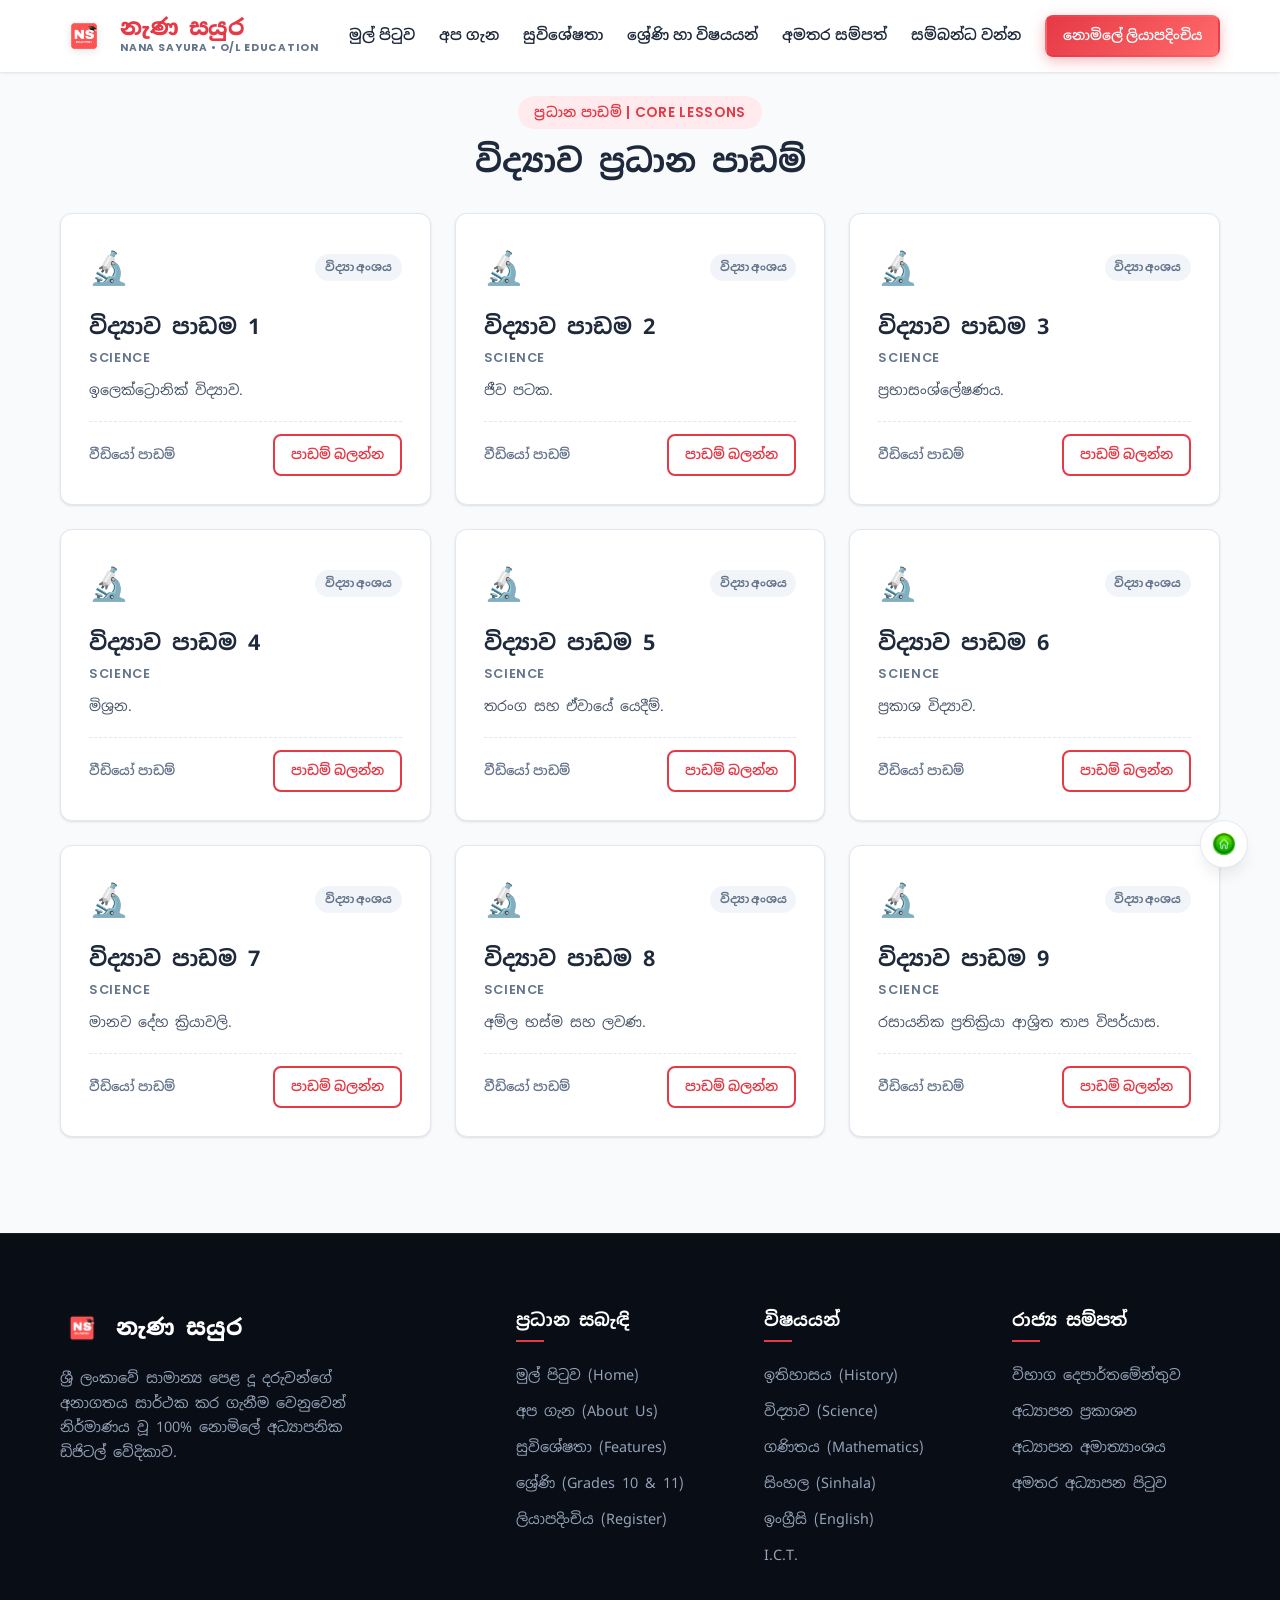
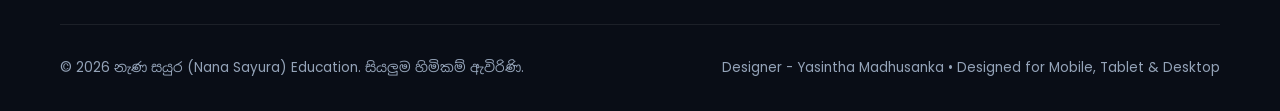
<file: Science.html>
<!DOCTYPE html>
<html lang="si">

<head>
    <meta charset="UTF-8">
    <meta name="viewport" content="width=device-width, initial-scale=1.0">
    <meta name="description"
        content="නැණ සයුර (Nana Sayura) - ශ්‍රී ලංකාවේ සාමාන්‍ය පෙළ (O/L) සිසුන් සඳහා 10 සහ 11 ශ්‍රේණිවල සියලුම විෂය නිර්දේශිත පාඩම් හා සම්පත් නොමිලේ ලබාදෙන අධ්‍යාපනික වෙබ් අඩවිය.">
    <meta name="keywords"
        content="Nana Sayura, නැණ සයුර, O/L Sri Lanka, Grade 10, Grade 11, Education, Past Papers, Free Lessons">
    <meta name="author" content="Nana Sayura Education">
    <title>නැණ සයුර | Nana Sayura - Educational Website for O/L Students</title>

    <!-- Google Fonts for High-Definition Sinhala & English Typography -->
    <link rel="preconnect" href="https://fonts.googleapis.com">
    <link rel="preconnect" href="https://fonts.gstatic.com" crossorigin>
    <link
        href="https://fonts.googleapis.com/css2?family=Noto+Sans+Sinhala:wght@400;500;600;700;800;900&family=Poppins:wght@300;400;500;600;700;800&display=swap"
        rel="stylesheet">

    <!-- Production Pure CSS3 Stylesheet -->
    <link rel="stylesheet" href="style.css">
</head>

<body>

    <!-- ========================================================================
       1. Navigation Bar (Mobile-First with Pure CSS Toggle)
       ======================================================================== -->
    <header class="site-header" id="up">
        <div class="container header-container">
            <a href="#hero" class="logo-wrapper" title="නැණ සයුර මුල් පිටුව">
                <img src="i 5.png" alt="Nana Sayura Logo" class="logo-img" width="48" height="48">
                <div class="logo-text">
                    <span class="logo-name">නැණ සයුර</span>
                    <span class="logo-tagline">Nana Sayura • O/L Education</span>
                </div>
            </a>

            <!-- Pure CSS Responsive Hamburger Toggle -->
            <input type="checkbox" id="menu-toggle" class="menu-toggle-input" aria-label="Toggle Navigation Menu">
            <label for="menu-toggle" class="menu-toggle-label" title="මෙනුව විවෘත කරන්න">
                <span></span>
                <span></span>
                <span></span>
            </label>

            <!-- Navigation Links -->
            <nav class="nav-menu" aria-label="ප්‍රධාන මෙනුව">
                <a href="#hero" class="nav-link">මුල් පිටුව</a>
                <a href="#about" class="nav-link">අප ගැන</a>
                <a href="#features" class="nav-link">සුවිශේෂතා</a>
                <a href="#grades" class="nav-link">ශ්‍රේණි හා විෂයයන්</a>
                <a href="#resources" class="nav-link">අමතර සම්පත්</a>
                <a href="#contact" class="nav-link">සම්බන්ධ වන්න</a>
                <div class="nav-cta">
                    <a href="#contact" class="btn btn-primary btn-sm">නොමිලේ ලියාපදිංචිය</a>
                </div>
            </nav>
        </div>
    </header>

   

    <!-- ========================================================================
       5. Grades & Subjects Portals (Services / Gallery)
       ======================================================================== -->
    <section class="section" id="grades">
        <div class="container">
            
            <!-- Core Subject Gallery Grid -->
            <div class="subjects-title-wrap" id="subjects">
                <div class="section-badge">ප්‍රධාන පාඩම් | Core Lessons</div>
                <h2 class="section-title">විද්‍යාව ප්‍රධාන පාඩම්</h2>
            </div>

            <div class="subjects-grid">

                <!-- Subject 2: Science -->
                <article class="subject-card">
                    <div class="subject-header">
                        <span class="subject-icon">🔬</span>
                        <span class="subject-pill">විද්‍යා අංශය</span>
                    </div>
                    <h3 class="subject-name">විද්‍යාව පාඩම 1</h3>
                    <p class="subject-en">Science</p>
                    <p class="subject-lessons-preview">
                        ඉලෙක්ට්‍රොනික් විද්‍යාව.
                    </p>
                    <div class="subject-card-footer">
                        <span class="lesson-count">වීඩියෝ පාඩම්</span>
                        <a href="https://www.youtube.com/watch?v=9V3pPKOCI8I&list=PLbxSmkLpnFenLC1tkEMfQR9YFThuM_SfV&index=59" class="btn btn-outline-dark btn-sm">පාඩම් බලන්න</a>
                    </div>
                </article>

                <!-- Subject 2: Science -->
                <article class="subject-card">
                    <div class="subject-header">
                        <span class="subject-icon">🔬</span>
                        <span class="subject-pill">විද්‍යා අංශය</span>
                    </div>
                    <h3 class="subject-name">විද්‍යාව පාඩම 2</h3>
                    <p class="subject-en">Science</p>
                    <p class="subject-lessons-preview">
                        ජීව පටක.
                    </p>
                    <div class="subject-card-footer">
                        <span class="lesson-count">වීඩියෝ පාඩම්</span>
                        <a href="https://www.youtube.com/watch?v=AZUHhK8aclo&list=PLbxSmkLpnFenLC1tkEMfQR9YFThuM_SfV&index=2" class="btn btn-outline-dark btn-sm">පාඩම් බලන්න</a>
                    </div>
                </article>

                <!-- Subject 2: Science -->
                <article class="subject-card">
                    <div class="subject-header">
                        <span class="subject-icon">🔬</span>
                        <span class="subject-pill">විද්‍යා අංශය</span>
                    </div>
                    <h3 class="subject-name">විද්‍යාව පාඩම 3</h3>
                    <p class="subject-en">Science</p>
                    <p class="subject-lessons-preview">
                       ප්‍රභාසංශ්ලේෂණය.
                    </p>
                    <div class="subject-card-footer">
                        <span class="lesson-count">වීඩියෝ පාඩම්</span>
                        <a href="https://www.youtube.com/watch?v=7QQzCL6E8w0&list=PLbxSmkLpnFenLC1tkEMfQR9YFThuM_SfV&index=4" class="btn btn-outline-dark btn-sm">පාඩම් බලන්න</a>
                    </div>
                </article>

                <!-- Subject 2: Science -->
                <article class="subject-card">
                    <div class="subject-header">
                        <span class="subject-icon">🔬</span>
                        <span class="subject-pill">විද්‍යා අංශය</span>
                    </div>
                    <h3 class="subject-name">විද්‍යාව පාඩම 4</h3>
                    <p class="subject-en">Science</p>
                    <p class="subject-lessons-preview">
                        මිශ්‍රන.
                    </p>
                    <div class="subject-card-footer">
                        <span class="lesson-count">වීඩියෝ පාඩම්</span>
                        <a href="https://www.youtube.com/watch?v=mM_3VrgnwcQ&list=PLbxSmkLpnFenLC1tkEMfQR9YFThuM_SfV&index=6" class="btn btn-outline-dark btn-sm">පාඩම් බලන්න</a>
                    </div>
                </article>

                <!-- Subject 2: Science -->
                <article class="subject-card">
                    <div class="subject-header">
                        <span class="subject-icon">🔬</span>
                        <span class="subject-pill">විද්‍යා අංශය</span>
                    </div>
                    <h3 class="subject-name">විද්‍යාව පාඩම 5</h3>
                    <p class="subject-en">Science</p>
                    <p class="subject-lessons-preview">
                        තරංග සහ ඒවායේ යෙදීම්.
                    </p>
                    <div class="subject-card-footer">
                        <span class="lesson-count">වීඩියෝ පාඩම්</span>
                        <a href="https://www.youtube.com/watch?v=um5LZeDcV9A&list=PLbxSmkLpnFenLC1tkEMfQR9YFThuM_SfV&index=12" class="btn btn-outline-dark btn-sm">පාඩම් බලන්න</a>
                    </div>
                </article>

                <!-- Subject 2: Science -->
                <article class="subject-card">
                    <div class="subject-header">
                        <span class="subject-icon">🔬</span>
                        <span class="subject-pill">විද්‍යා අංශය</span>
                    </div>
                    <h3 class="subject-name">විද්‍යාව පාඩම 6</h3>
                    <p class="subject-en">Science</p>
                    <p class="subject-lessons-preview">
                        ප්‍රකාශ විද්‍යාව.
                    </p>
                    <div class="subject-card-footer">
                        <span class="lesson-count">වීඩියෝ පාඩම්</span>
                        <a href="https://www.youtube.com/watch?v=WW3UiHKwgps&list=PLbxSmkLpnFenLC1tkEMfQR9YFThuM_SfV&index=17" class="btn btn-outline-dark btn-sm">පාඩම් බලන්න</a>
                    </div>
                </article>

                <!-- Subject 2: Science -->
                <article class="subject-card">
                    <div class="subject-header">
                        <span class="subject-icon">🔬</span>
                        <span class="subject-pill">විද්‍යා අංශය</span>
                    </div>
                    <h3 class="subject-name">විද්‍යාව පාඩම 7</h3>
                    <p class="subject-en">Science</p>
                    <p class="subject-lessons-preview">
                       මානව දේහ ක්‍රියාවලි.
                    </p>
                    <div class="subject-card-footer">
                        <span class="lesson-count">වීඩියෝ පාඩම්</span>
                        <a href="https://www.youtube.com/watch?v=r8JQdnfwzU8&list=PLbxSmkLpnFenLC1tkEMfQR9YFThuM_SfV&index=23" class="btn btn-outline-dark btn-sm">පාඩම් බලන්න</a>
                    </div>
                </article>

                <!-- Subject 2: Science -->
                <article class="subject-card">
                    <div class="subject-header">
                        <span class="subject-icon">🔬</span>
                        <span class="subject-pill">විද්‍යා අංශය</span>
                    </div>
                    <h3 class="subject-name">විද්‍යාව පාඩම 8</h3>
                    <p class="subject-en">Science</p>
                    <p class="subject-lessons-preview">
                        අම්ල භස්ම සහ ලවණ.
                    </p>
                    <div class="subject-card-footer">
                        <span class="lesson-count">වීඩියෝ පාඩම්</span>
                        <a href="https://www.youtube.com/watch?v=hn9bV60GEjc&list=PLbxSmkLpnFenLC1tkEMfQR9YFThuM_SfV&index=28" class="btn btn-outline-dark btn-sm">පාඩම් බලන්න</a>
                    </div>
                </article>

                <!-- Subject 2: Science -->
                <article class="subject-card">
                    <div class="subject-header">
                        <span class="subject-icon">🔬</span>
                        <span class="subject-pill">විද්‍යා අංශය</span>
                    </div>
                    <h3 class="subject-name">විද්‍යාව පාඩම 9</h3>
                    <p class="subject-en">Science</p>
                    <p class="subject-lessons-preview">
                       රසායනික ප්‍රතික්‍රියා ආශ්‍රිත තාප විපර්යාස.
                    </p>
                    <div class="subject-card-footer">
                        <span class="lesson-count">වීඩියෝ පාඩම්</span>
                        <a href="https://www.youtube.com/watch?v=76UVe4Zeqhs&list=PLbxSmkLpnFenLC1tkEMfQR9YFThuM_SfV&index=33" class="btn btn-outline-dark btn-sm">පාඩම් බලන්න</a>
                    </div>
                </article>

                

            </div>
        </div>
    </section>

    
    <!-- ========================================================================
       8. Footer Section
       ======================================================================== -->
    <footer class="site-footer">
        <div class="container">
            <div class="footer-grid">

                <!-- Brand Info -->
                <div class="footer-brand-wrap">
                    <div class="footer-brand">
                        <img src="i 5.png" alt="Nana Sayura Logo" class="footer-logo" width="44" height="44">
                        <span class="footer-brand-title">නැණ සයුර</span>
                    </div>
                    <p class="footer-brand-desc">
                        ශ්‍රී ලංකාවේ සාමාන්‍ය පෙළ දූ දරුවන්ගේ අනාගතය සාර්ථක කර ගැනීම වෙනුවෙන් නිර්මාණය වූ 100% නොමිලේ
                        අධ්‍යාපනික ඩිජිටල් වේදිකාව.
                    </p>
                </div>

                <!-- Quick Links -->
                <div>
                    <h4 class="footer-col-title">ප්‍රධාන සබැඳි</h4>
                    <ul class="footer-links">
                        <li><a href="#hero" class="footer-link">මුල් පිටුව (Home)</a></li>
                        <li><a href="#about" class="footer-link">අප ගැන (About Us)</a></li>
                        <li><a href="#features" class="footer-link">සුවිශේෂතා (Features)</a></li>
                        <li><a href="#grades" class="footer-link">ශ්‍රේණි (Grades 10 & 11)</a></li>
                        <li><a href="#contact" class="footer-link">ලියාපදිංචිය (Register)</a></li>
                    </ul>
                </div>

                <!-- Subjects -->
                <div>
                    <h4 class="footer-col-title">විෂයයන්</h4>
                    <ul class="footer-links">
                        <li><a href="11 History .html" class="footer-link">ඉතිහාසය (History)</a></li>
                        <li><a href="11 Scinse .html" class="footer-link">විද්‍යාව (Science)</a></li>
                        <li><a href="11 Maths.html" class="footer-link">ගණිතය (Mathematics)</a></li>
                        <li><a href="11 Sinhala .html" class="footer-link">සිංහල (Sinhala)</a></li>
                        <li><a href="11 English.html" class="footer-link">ඉංග්‍රීසි (English)</a></li>
                        <li><a href="11 ICT .html" class="footer-link">I.C.T.</a></li>
                    </ul>
                </div>

                <!-- External Gov Portals -->
                <div>
                    <h4 class="footer-col-title">රාජ්‍ය සම්පත්</h4>
                    <ul class="footer-links">
                        <li><a href="https://www.doenets.lk" target="_blank" rel="noopener noreferrer"
                                class="footer-link">විභාග දෙපාර්තමේන්තුව</a></li>
                        <li><a href="http://www.edupub.gov.lk" target="_blank" rel="noopener noreferrer"
                                class="footer-link">අධ්‍යාපන ප්‍රකාශන</a></li>
                        <li><a href="https://moe.gov.lk" target="_blank" rel="noopener noreferrer"
                                class="footer-link">අධ්‍යාපන අමාත්‍යාංශය</a></li>
                        <li><a href="other.html" class="footer-link">අමතර අධ්‍යාපන පිටුව</a></li>
                    </ul>
                </div>

            </div>

            <!-- Bottom Credits -->
            <div class="footer-bottom">
                <p>&copy; 2026 නැණ සයුර (Nana Sayura) Education. සියලුම හිමිකම් ඇවිරිණි.</p>
                <p>Designer - Yasintha Madhusanka • Designed for Mobile, Tablet &amp; Desktop</p>
            </div>
        </div>
    </footer>

    <!-- Floating Back to Top / Home Quick Button with Project Asset (i 3.jpeg) -->
    <a href="#grades" class="back-to-top-btn" title="Back to Home" aria-label="Back to top">
        <img src="i 3.jpeg" alt="Home" width="32" height="32">
    </a>

</body>

</html>
</file>
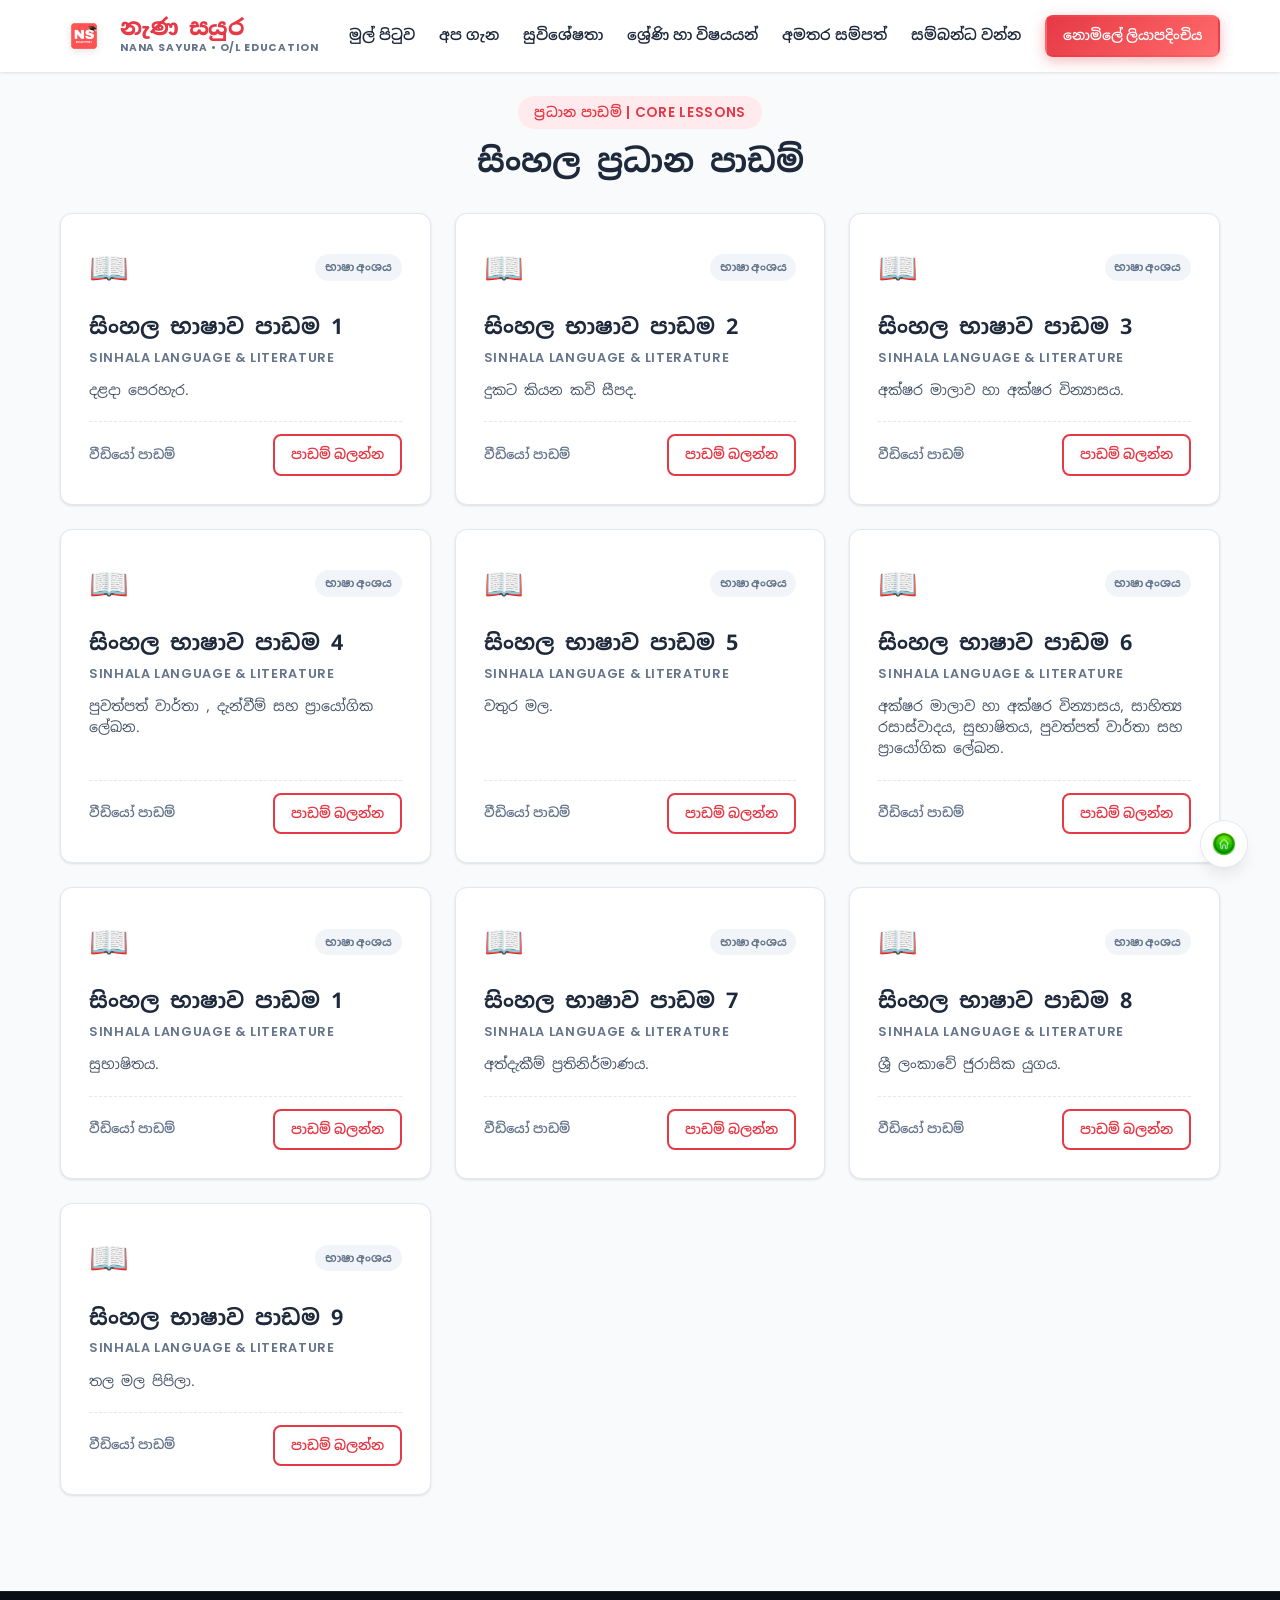
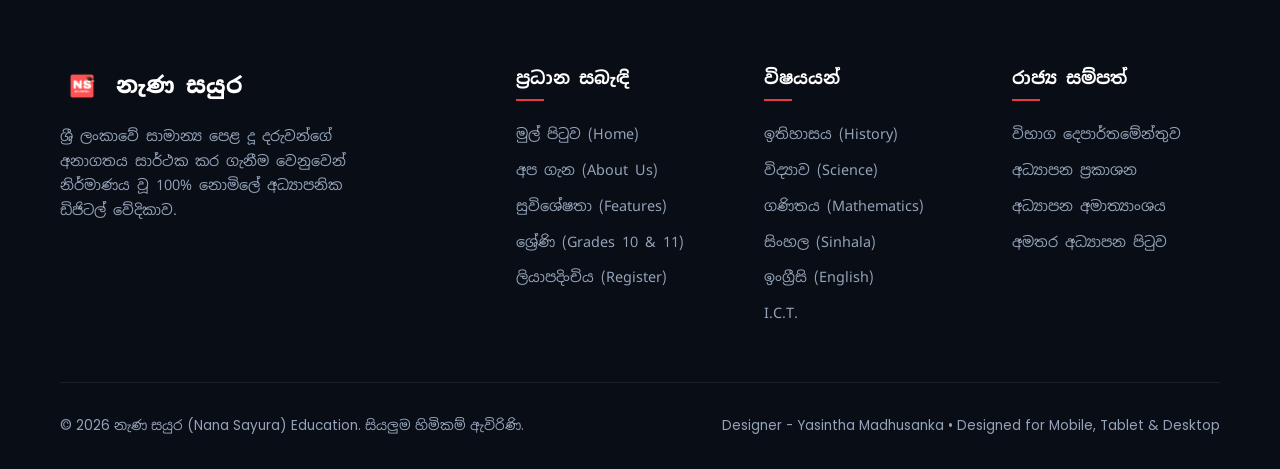
<file: Sinhala.html>
<!DOCTYPE html>
<html lang="si">

<head>
    <meta charset="UTF-8">
    <meta name="viewport" content="width=device-width, initial-scale=1.0">
    <meta name="description"
        content="නැණ සයුර (Nana Sayura) - ශ්‍රී ලංකාවේ සාමාන්‍ය පෙළ (O/L) සිසුන් සඳහා 10 සහ 11 ශ්‍රේණිවල සියලුම විෂය නිර්දේශිත පාඩම් හා සම්පත් නොමිලේ ලබාදෙන අධ්‍යාපනික වෙබ් අඩවිය.">
    <meta name="keywords"
        content="Nana Sayura, නැණ සයුර, O/L Sri Lanka, Grade 10, Grade 11, Education, Past Papers, Free Lessons">
    <meta name="author" content="Nana Sayura Education">
    <title>නැණ සයුර | Nana Sayura - Educational Website for O/L Students</title>

    <!-- Google Fonts for High-Definition Sinhala & English Typography -->
    <link rel="preconnect" href="https://fonts.googleapis.com">
    <link rel="preconnect" href="https://fonts.gstatic.com" crossorigin>
    <link
        href="https://fonts.googleapis.com/css2?family=Noto+Sans+Sinhala:wght@400;500;600;700;800;900&family=Poppins:wght@300;400;500;600;700;800&display=swap"
        rel="stylesheet">

    <!-- Production Pure CSS3 Stylesheet -->
    <link rel="stylesheet" href="style.css">
</head>

<body>

    <!-- ========================================================================
       1. Navigation Bar (Mobile-First with Pure CSS Toggle)
       ======================================================================== -->
    <header class="site-header" id="up">
        <div class="container header-container">
            <a href="#hero" class="logo-wrapper" title="නැණ සයුර මුල් පිටුව">
                <img src="i 5.png" alt="Nana Sayura Logo" class="logo-img" width="48" height="48">
                <div class="logo-text">
                    <span class="logo-name">නැණ සයුර</span>
                    <span class="logo-tagline">Nana Sayura • O/L Education</span>
                </div>
            </a>

            <!-- Pure CSS Responsive Hamburger Toggle -->
            <input type="checkbox" id="menu-toggle" class="menu-toggle-input" aria-label="Toggle Navigation Menu">
            <label for="menu-toggle" class="menu-toggle-label" title="මෙනුව විවෘත කරන්න">
                <span></span>
                <span></span>
                <span></span>
            </label>

            <!-- Navigation Links -->
            <nav class="nav-menu" aria-label="ප්‍රධාන මෙනුව">
                <a href="#hero" class="nav-link">මුල් පිටුව</a>
                <a href="#about" class="nav-link">අප ගැන</a>
                <a href="#features" class="nav-link">සුවිශේෂතා</a>
                <a href="#grades" class="nav-link">ශ්‍රේණි හා විෂයයන්</a>
                <a href="#resources" class="nav-link">අමතර සම්පත්</a>
                <a href="#contact" class="nav-link">සම්බන්ධ වන්න</a>
                <div class="nav-cta">
                    <a href="#contact" class="btn btn-primary btn-sm">නොමිලේ ලියාපදිංචිය</a>
                </div>
            </nav>
        </div>
    </header>

   

    <!-- ========================================================================
       5. Grades & Subjects Portals (Services / Gallery)
       ======================================================================== -->
    <section class="section" id="grades">
        <div class="container">

            <!-- Core Subject Gallery Grid -->
            <div class="subjects-title-wrap" id="subjects">
                <div class="section-badge">ප්‍රධාන පාඩම් | Core Lessons</div>
                <h2 class="section-title">සිංහල ප්‍රධාන පාඩම්</h2>
            </div>

            <div class="subjects-grid">
           
                <!-- Subject 4: Sinhala -->
                <article class="subject-card">
                    <div class="subject-header">
                        <span class="subject-icon">📖</span>
                        <span class="subject-pill">භාෂා අංශය</span>
                    </div>
                    <h3 class="subject-name">සිංහල භාෂාව පාඩම 1</h3>
                    <p class="subject-en">Sinhala Language & Literature</p>
                    <p class="subject-lessons-preview">
                        දළදා පෙරහැර.
                    </p>
                    <div class="subject-card-footer">
                        <span class="lesson-count">වීඩියෝ පාඩම්</span>
                        <a href="https://www.youtube.com/watch?v=rI0SnvWdrcg&list=PLdb0ZtcvFpIS6whfXWXR-qOuRLaEPhB9t&index=2" class="btn btn-outline-dark btn-sm">පාඩම් බලන්න</a>
                    </div>
                </article>

                <!-- Subject 4: Sinhala -->
                <article class="subject-card">
                    <div class="subject-header">
                        <span class="subject-icon">📖</span>
                        <span class="subject-pill">භාෂා අංශය</span>
                    </div>
                    <h3 class="subject-name">සිංහල භාෂාව පාඩම 2</h3>
                    <p class="subject-en">Sinhala Language & Literature</p>
                    <p class="subject-lessons-preview">
                        දුකට කියන කවි සීපද.
                    </p>
                    <div class="subject-card-footer">
                        <span class="lesson-count">වීඩියෝ පාඩම්</span>
                        <a href="https://www.youtube.com/watch?v=xIfyR16NN6A&list=PLdb0ZtcvFpIS6whfXWXR-qOuRLaEPhB9t&index=5" class="btn btn-outline-dark btn-sm">පාඩම් බලන්න</a>
                    </div>
                </article>

                <!-- Subject 4: Sinhala -->
                <article class="subject-card">
                    <div class="subject-header">
                        <span class="subject-icon">📖</span>
                        <span class="subject-pill">භාෂා අංශය</span>
                    </div>
                    <h3 class="subject-name">සිංහල භාෂාව පාඩම 3</h3>
                    <p class="subject-en">Sinhala Language & Literature</p>
                    <p class="subject-lessons-preview">
                        අක්ෂර මාලාව හා අක්ෂර වින්‍යාසය.
                    </p>
                    <div class="subject-card-footer">
                        <span class="lesson-count">වීඩියෝ පාඩම්</span>
                        <a href="https://www.youtube.com/watch?v=O-Q7tdv7qjU&list=PLdb0ZtcvFpIS6whfXWXR-qOuRLaEPhB9t&index=7" class="btn btn-outline-dark btn-sm">පාඩම් බලන්න</a>
                    </div>
                </article>

                <!-- Subject 4: Sinhala -->
                <article class="subject-card">
                    <div class="subject-header">
                        <span class="subject-icon">📖</span>
                        <span class="subject-pill">භාෂා අංශය</span>
                    </div>
                    <h3 class="subject-name">සිංහල භාෂාව පාඩම 4</h3>
                    <p class="subject-en">Sinhala Language & Literature</p>
                    <p class="subject-lessons-preview">
                        පුවත්පත් වාර්තා , දැන්වීම් සහ ප්‍රායෝගික ලේඛන.
                    </p>
                    <div class="subject-card-footer">
                        <span class="lesson-count">වීඩියෝ පාඩම්</span>
                        <a href="#" class="btn btn-outline-dark btn-sm">පාඩම් බලන්න</a>
                    </div>
                </article>

                <!-- Subject 4: Sinhala -->
                <article class="subject-card">
                    <div class="subject-header">
                        <span class="subject-icon">📖</span>
                        <span class="subject-pill">භාෂා අංශය</span>
                    </div>
                    <h3 class="subject-name">සිංහල භාෂාව පාඩම 5</h3>
                    <p class="subject-en">Sinhala Language & Literature</p>
                    <p class="subject-lessons-preview">
                        වතුර මල.
                    </p>
                    <div class="subject-card-footer">
                        <span class="lesson-count">වීඩියෝ පාඩම්</span>
                        <a href="#" class="btn btn-outline-dark btn-sm">පාඩම් බලන්න</a>
                    </div>
                </article>

                <!-- Subject 4: Sinhala -->
                <article class="subject-card">
                    <div class="subject-header">
                        <span class="subject-icon">📖</span>
                        <span class="subject-pill">භාෂා අංශය</span>
                    </div>
                    <h3 class="subject-name">සිංහල භාෂාව පාඩම 6</h3>
                    <p class="subject-en">Sinhala Language & Literature</p>
                    <p class="subject-lessons-preview">
                        අක්ෂර මාලාව හා අක්ෂර වින්‍යාසය, සාහිත්‍ය රසාස්වාදය, සුභාෂිතය, පුවත්පත් වාර්තා සහ ප්‍රායෝගික
                        ලේඛන.
                    </p>
                    <div class="subject-card-footer">
                        <span class="lesson-count">වීඩියෝ පාඩම්</span>
                        <a href="11 Sinhala .html" class="btn btn-outline-dark btn-sm">පාඩම් බලන්න</a>
                    </div>
                </article>

                <!-- Subject 4: Sinhala -->
                <article class="subject-card">
                    <div class="subject-header">
                        <span class="subject-icon">📖</span>
                        <span class="subject-pill">භාෂා අංශය</span>
                    </div>
                    <h3 class="subject-name">සිංහල භාෂාව පාඩම 1</h3>
                    <p class="subject-en">Sinhala Language & Literature</p>
                    <p class="subject-lessons-preview">
                        සුභාෂිතය.
                    </p>
                    <div class="subject-card-footer">
                        <span class="lesson-count">වීඩියෝ පාඩම්</span>
                        <a href="#" class="btn btn-outline-dark btn-sm">පාඩම් බලන්න</a>
                    </div>
                </article>

                <!-- Subject 4: Sinhala -->
                <article class="subject-card">
                    <div class="subject-header">
                        <span class="subject-icon">📖</span>
                        <span class="subject-pill">භාෂා අංශය</span>
                    </div>
                    <h3 class="subject-name">සිංහල භාෂාව පාඩම 7</h3>
                    <p class="subject-en">Sinhala Language & Literature</p>
                    <p class="subject-lessons-preview">
                        අත්දැකීම් ප්‍රතිනිර්මාණය.
                    </p>
                    <div class="subject-card-footer">
                        <span class="lesson-count">වීඩියෝ පාඩම්</span>
                        <a href="#" class="btn btn-outline-dark btn-sm">පාඩම් බලන්න</a>
                    </div>
                </article>

                <!-- Subject 4: Sinhala -->
                <article class="subject-card">
                    <div class="subject-header">
                        <span class="subject-icon">📖</span>
                        <span class="subject-pill">භාෂා අංශය</span>
                    </div>
                    <h3 class="subject-name">සිංහල භාෂාව පාඩම 8</h3>
                    <p class="subject-en">Sinhala Language & Literature</p>
                    <p class="subject-lessons-preview">
                        ශ්‍රී ලංකාවේ ජුරාසික යුගය.
                    </p>
                    <div class="subject-card-footer">
                        <span class="lesson-count">වීඩියෝ පාඩම්</span>
                        <a href="#" class="btn btn-outline-dark btn-sm">පාඩම් බලන්න</a>
                    </div>
                </article>
                <!--Subject 4: Sinhala-->
                <article class="subject-card">
                    <div class="subject-header">
                        <span class="subject-icon">📖 </span>
                        <span class="subject-pill">භාෂා අංශය</span>
                    </div>
                    <h3 class="subject-name">සිංහල භාෂාව පාඩම 9</h3>
                        <p class="subject-en">Sinhala Language & Literature</p>
                        <p class="subject-lessons-preview">
                            තල මල පිපිලා.
                        </p>
                        <div class="subject-card-footer">
                            <span class="lesson-count">වීඩියෝ පාඩම්</span>
                            <a href="#" class="btn btn-outline-dark btn-sm"> පාඩම් බලන්න</a>
                        </div>
                </article>


            </div>
        </div>
    </section>

    
    <!-- ========================================================================
       8. Footer Section
       ======================================================================== -->
    <footer class="site-footer">
        <div class="container">
            <div class="footer-grid">

                <!-- Brand Info -->
                <div class="footer-brand-wrap">
                    <div class="footer-brand">
                        <img src="i 5.png" alt="Nana Sayura Logo" class="footer-logo" width="44" height="44">
                        <span class="footer-brand-title">නැණ සයුර</span>
                    </div>
                    <p class="footer-brand-desc">
                        ශ්‍රී ලංකාවේ සාමාන්‍ය පෙළ දූ දරුවන්ගේ අනාගතය සාර්ථක කර ගැනීම වෙනුවෙන් නිර්මාණය වූ 100% නොමිලේ
                        අධ්‍යාපනික ඩිජිටල් වේදිකාව.
                    </p>
                </div>

                <!-- Quick Links -->
                <div>
                    <h4 class="footer-col-title">ප්‍රධාන සබැඳි</h4>
                    <ul class="footer-links">
                        <li><a href="#hero" class="footer-link">මුල් පිටුව (Home)</a></li>
                        <li><a href="#about" class="footer-link">අප ගැන (About Us)</a></li>
                        <li><a href="#features" class="footer-link">සුවිශේෂතා (Features)</a></li>
                        <li><a href="#grades" class="footer-link">ශ්‍රේණි (Grades 10 & 11)</a></li>
                        <li><a href="#contact" class="footer-link">ලියාපදිංචිය (Register)</a></li>
                    </ul>
                </div>

                <!-- Subjects -->
                <div>
                    <h4 class="footer-col-title">විෂයයන්</h4>
                    <ul class="footer-links">
                        <li><a href="11 History .html" class="footer-link">ඉතිහාසය (History)</a></li>
                        <li><a href="11 Scinse .html" class="footer-link">විද්‍යාව (Science)</a></li>
                        <li><a href="11 Maths.html" class="footer-link">ගණිතය (Mathematics)</a></li>
                        <li><a href="11 Sinhala .html" class="footer-link">සිංහල (Sinhala)</a></li>
                        <li><a href="11 English.html" class="footer-link">ඉංග්‍රීසි (English)</a></li>
                        <li><a href="11 ICT .html" class="footer-link">I.C.T.</a></li>
                    </ul>
                </div>

                <!-- External Gov Portals -->
                <div>
                    <h4 class="footer-col-title">රාජ්‍ය සම්පත්</h4>
                    <ul class="footer-links">
                        <li><a href="https://www.doenets.lk" target="_blank" rel="noopener noreferrer"
                                class="footer-link">විභාග දෙපාර්තමේන්තුව</a></li>
                        <li><a href="http://www.edupub.gov.lk" target="_blank" rel="noopener noreferrer"
                                class="footer-link">අධ්‍යාපන ප්‍රකාශන</a></li>
                        <li><a href="https://moe.gov.lk" target="_blank" rel="noopener noreferrer"
                                class="footer-link">අධ්‍යාපන අමාත්‍යාංශය</a></li>
                        <li><a href="other.html" class="footer-link">අමතර අධ්‍යාපන පිටුව</a></li>
                    </ul>
                </div>

            </div>

            <!-- Bottom Credits -->
            <div class="footer-bottom">
                <p>&copy; 2026 නැණ සයුර (Nana Sayura) Education. සියලුම හිමිකම් ඇවිරිණි.</p>
                <p>Designer - Yasintha Madhusanka • Designed for Mobile, Tablet &amp; Desktop</p>
            </div>
        </div>
    </footer>

    <!-- Floating Back to Top / Home Quick Button with Project Asset (i 3.jpeg) -->
    <a href="#hero" class="back-to-top-btn" title="Back to Home" aria-label="Back to top">
        <img src="i 3.jpeg" alt="Home" width="32" height="32">
    </a>

</body>

</html>
</file>
<file: style.css>
/* ==========================================================================
   Nana Sayura (නැණ සයුර) - Official Educational Web Platform
   Pure CSS3 Stylesheet | Mobile-First & Fully Responsive
   No Frameworks | Production-Ready
   ========================================================================== */

/* --------------------------------------------------------------------------
   1. CSS Custom Properties / Design Tokens
   -------------------------------------------------------------------------- */
:root {
  /* Brand Colors */
  --primary: #e63946;
  --primary-hover: #d62828;
  --primary-light: #ffebee;
  --primary-gradient: linear-gradient(135deg, #e63946 0%, #ff6b6b 100%);
  --accent-gold: #f59e0b;
  --accent-gold-light: #fef3c7;
  --accent-green: #10b981;
  --accent-green-light: #d1fae5;
  --accent-blue: #2563eb;
  --accent-blue-light: #dbeafe;
  --accent-purple: #8b5cf6;
  --accent-purple-light: #ede9fe;

  /* Neutral Tones */
  --bg-main: #f8fafc;
  --bg-card: #ffffff;
  --bg-alt: #f1f5f9;
  --bg-dark: #0f172a;
  --bg-darker: #090d16;
  --text-main: #1e293b;
  --text-muted: #64748b;
  --text-light: #94a3b8;
  --text-white: #ffffff;
  --border-light: #e2e8f0;
  --border-dark: #334155;

  /* Elevation Shadows */
  --shadow-sm: 0 1px 3px rgba(0, 0, 0, 0.08), 0 1px 2px rgba(0, 0, 0, 0.04);
  --shadow-md: 0 4px 6px -1px rgba(0, 0, 0, 0.08), 0 2px 4px -2px rgba(0, 0, 0, 0.04);
  --shadow-lg: 0 10px 15px -3px rgba(0, 0, 0, 0.08), 0 4px 6px -4px rgba(0, 0, 0, 0.04);
  --shadow-xl: 0 20px 25px -5px rgba(0, 0, 0, 0.1), 0 8px 10px -6px rgba(0, 0, 0, 0.05);
  --shadow-glow: 0 0 25px rgba(230, 57, 70, 0.25);

  /* Typography */
  --font-family: 'Poppins', 'Noto Sans Sinhala', -apple-system, BlinkMacSystemFont, 'Segoe UI', Roboto, sans-serif;
  --font-sinhala: 'Noto Sans Sinhala', 'Poppins', sans-serif;

  /* Layout & Spacing */
  --header-height: 72px;
  --radius-sm: 8px;
  --radius-md: 12px;
  --radius-lg: 18px;
  --radius-full: 9999px;
  --transition: all 0.3s cubic-bezier(0.4, 0, 0.2, 1);
}

/* --------------------------------------------------------------------------
   2. Reset & Global Base Styles
   -------------------------------------------------------------------------- */
*,
*::before,
*::after {
  box-sizing: border-box;
  margin: 0;
  padding: 0;
}

html {
  font-size: 16px;
  scroll-behavior: smooth;
  scroll-padding-top: var(--header-height);
  -webkit-font-smoothing: antialiased;
  -moz-osx-font-smoothing: grayscale;
}

body {
  font-family: var(--font-family);
  background-color: var(--bg-main);
  color: var(--text-main);
  line-height: 1.6;
  overflow-x: hidden;
}

img {
  max-width: 100%;
  height: auto;
  display: block;
}

a {
  text-decoration: none;
  color: inherit;
  transition: var(--transition);
}

ul, ol {
  list-style: none;
}

button, input, select, textarea {
  font-family: inherit;
  font-size: inherit;
}

/* --------------------------------------------------------------------------
   3. Utility Classes & Layout Containers
   -------------------------------------------------------------------------- */
.container {
  width: 100%;
  max-width: 1200px;
  margin-left: auto;
  margin-right: auto;
  padding-left: 1.25rem;
  padding-right: 1.25rem;
}

.section {
  padding: 4.5rem 0;
}

.section-alt {
  background-color: var(--bg-alt);
}

.section-dark {
  background-color: var(--bg-dark);
  color: var(--text-white);
}

.section-header {
  text-align: center;
  max-width: 750px;
  margin: 0 auto 3rem auto;
}

.section-badge {
  display: inline-flex;
  align-items: center;
  gap: 0.5rem;
  padding: 0.35rem 1rem;
  font-size: 0.85rem;
  font-weight: 600;
  border-radius: var(--radius-full);
  background-color: var(--primary-light);
  color: var(--primary);
  margin-bottom: 0.75rem;
  text-transform: uppercase;
  letter-spacing: 0.05em;
}

.section-dark .section-badge {
  background-color: rgba(230, 57, 70, 0.2);
  color: #ff858d;
}

.section-title {
  font-family: var(--font-sinhala);
  font-size: 2rem;
  font-weight: 700;
  line-height: 1.25;
  color: var(--text-main);
  margin-bottom: 0.75rem;
}

.section-dark .section-title {
  color: var(--text-white);
}

.section-subtitle {
  color: var(--text-muted);
  font-size: 1.05rem;
}

.section-dark .section-subtitle {
  color: var(--text-light);
}

/* Buttons */
.btn {
  display: inline-flex;
  align-items: center;
  justify-content: center;
  gap: 0.5rem;
  padding: 0.8rem 1.6rem;
  font-size: 0.95rem;
  font-weight: 600;
  border-radius: var(--radius-md);
  border: 2px solid transparent;
  cursor: pointer;
  transition: var(--transition);
  text-align: center;
  white-space: nowrap;
}

.btn-primary {
  background: var(--primary-gradient);
  color: #ffffff;
  box-shadow: 0 4px 14px rgba(230, 57, 70, 0.35);
}

.btn-primary:hover {
  transform: translateY(-2px);
  box-shadow: 0 6px 20px rgba(230, 57, 70, 0.45);
}

.btn-secondary {
  background-color: transparent;
  border-color: rgba(255, 255, 255, 0.4);
  color: #ffffff;
}

.btn-secondary:hover {
  background-color: rgba(255, 255, 255, 0.15);
  border-color: #ffffff;
  transform: translateY(-2px);
}

.btn-outline-dark {
  background-color: transparent;
  border-color: var(--primary);
  color: var(--primary);
}

.btn-outline-dark:hover {
  background-color: var(--primary);
  color: #ffffff;
  transform: translateY(-2px);
}

.btn-sm {
  padding: 0.5rem 1rem;
  font-size: 0.85rem;
  border-radius: var(--radius-sm);
}

/* --------------------------------------------------------------------------
   4. Header & Navigation Bar
   -------------------------------------------------------------------------- */
.site-header {
  position: fixed;
  top: 0;
  left: 0;
  right: 0;
  height: var(--header-height);
  background-color: rgba(255, 255, 255, 0.95);
  backdrop-filter: blur(12px);
  -webkit-backdrop-filter: blur(12px);
  box-shadow: var(--shadow-sm);
  z-index: 1000;
  transition: var(--transition);
}

.header-container {
  display: flex;
  align-items: center;
  justify-content: space-between;
  height: 100%;
}

.logo-wrapper {
  display: flex;
  align-items: center;
  gap: 0.75rem;
  text-decoration: none;
}

.logo-img {
  width: 48px;
  height: 48px;
  object-fit: contain;
  border-radius: var(--radius-sm);
  filter: drop-shadow(0 2px 4px rgba(0, 0, 0, 0.1));
}

.logo-text {
  display: flex;
  flex-direction: column;
}

.logo-name {
  font-family: var(--font-sinhala);
  font-size: 1.4rem;
  font-weight: 800;
  color: var(--primary);
  line-height: 1.1;
  letter-spacing: -0.02em;
}

.logo-tagline {
  font-size: 0.65rem;
  font-weight: 700;
  color: var(--text-muted);
  letter-spacing: 0.08em;
  text-transform: uppercase;
}

/* Navigation Links */
.nav-menu {
  display: flex;
  align-items: center;
  gap: 1.5rem;
}

.nav-link {
  font-size: 0.92rem;
  font-weight: 600;
  color: var(--text-main);
  position: relative;
  padding: 0.5rem 0;
}

.nav-link::after {
  content: '';
  position: absolute;
  bottom: 0;
  left: 0;
  width: 0%;
  height: 2px;
  background-color: var(--primary);
  transition: width 0.3s ease;
}

.nav-link:hover {
  color: var(--primary);
}

.nav-link:hover::after {
  width: 100%;
}

.nav-cta {
  display: inline-flex;
}

/* Mobile Menu Checkbox Hack (Pure CSS) */
.menu-toggle-input {
  display: none;
}

.menu-toggle-label {
  display: none;
  flex-direction: column;
  justify-content: center;
  gap: 5px;
  width: 32px;
  height: 32px;
  cursor: pointer;
  z-index: 1002;
}

.menu-toggle-label span {
  display: block;
  height: 3px;
  width: 100%;
  background-color: var(--text-main);
  border-radius: 3px;
  transition: var(--transition);
}

/* --------------------------------------------------------------------------
   5. Hero Section
   -------------------------------------------------------------------------- */
.hero-section {
  position: relative;
  min-height: 100vh;
  display: flex;
  align-items: center;
  padding-top: calc(var(--header-height) + 2rem);
  padding-bottom: 4rem;
  background: linear-gradient(135deg, rgba(15, 23, 42, 0.92) 0%, rgba(30, 41, 59, 0.88) 100%),
              url('educational-background-uygkkwviq3gbhewf.jpg') center center / cover no-repeat;
  color: var(--text-white);
  overflow: hidden;
}

.hero-overlay-pattern {
  position: absolute;
  top: 0;
  left: 0;
  right: 0;
  bottom: 0;
  background-image: radial-gradient(rgba(255, 255, 255, 0.08) 1px, transparent 1px);
  background-size: 24px 24px;
  pointer-events: none;
}

.hero-grid {
  display: grid;
  grid-template-columns: 1fr;
  gap: 3rem;
  align-items: center;
  position: relative;
  z-index: 1;
}

.hero-content {
  text-align: center;
}

.hero-eyebrow {
  display: inline-flex;
  align-items: center;
  gap: 0.5rem;
  padding: 0.4rem 1.1rem;
  background: rgba(255, 255, 255, 0.12);
  border: 1px solid rgba(255, 255, 255, 0.2);
  border-radius: var(--radius-full);
  font-size: 0.85rem;
  font-weight: 600;
  color: #ff9fa6;
  margin-bottom: 1.25rem;
  backdrop-filter: blur(8px);
}

.hero-headline {
  font-family: var(--font-sinhala);
  font-size: 3rem;
  font-weight: 800;
  line-height: 1.15;
  margin-bottom: 1rem;
  letter-spacing: -0.01em;
}

.hero-headline .highlight {
  background: linear-gradient(120deg, #ff6b6b 0%, #ff8e53 100%);
  -webkit-background-clip: text;
  -webkit-text-fill-color: transparent;
}

.hero-subheadline {
  font-size: 1.15rem;
  font-weight: 600;
  color: #cbd5e1;
  letter-spacing: 0.05em;
  text-transform: uppercase;
  margin-bottom: 1.25rem;
}

.hero-description {
  font-family: var(--font-sinhala);
  font-size: 1.05rem;
  color: #94a3b8;
  max-width: 600px;
  margin: 0 auto 2rem auto;
  line-height: 1.7;
}

.hero-actions {
  display: flex;
  flex-wrap: wrap;
  justify-content: center;
  gap: 1rem;
  margin-bottom: 2.5rem;
}

.hero-stats {
  display: flex;
  justify-content: center;
  flex-wrap: wrap;
  gap: 1.5rem;
  padding-top: 1.5rem;
  border-top: 1px solid rgba(255, 255, 255, 0.15);
}

.stat-item {
  text-align: center;
}

.stat-number {
  font-size: 1.75rem;
  font-weight: 800;
  color: #ffffff;
  display: block;
  line-height: 1;
  margin-bottom: 0.25rem;
}

.stat-label {
  font-size: 0.75rem;
  color: #94a3b8;
  text-transform: uppercase;
  letter-spacing: 0.05em;
}

/* Hero Feature Card (Welcome Ayubowan Card) */
.hero-card-wrapper {
  display: flex;
  justify-content: center;
}

.hero-welcome-card {
  background: rgba(255, 255, 255, 0.07);
  border: 1px solid rgba(255, 255, 255, 0.16);
  border-radius: var(--radius-lg);
  padding: 2.5rem 2rem;
  backdrop-filter: blur(16px);
  -webkit-backdrop-filter: blur(16px);
  box-shadow: var(--shadow-xl);
  text-align: center;
  max-width: 440px;
  width: 100%;
  transition: var(--transition);
}

.hero-welcome-card:hover {
  transform: translateY(-4px);
  border-color: rgba(255, 255, 255, 0.3);
  box-shadow: 0 20px 40px rgba(0, 0, 0, 0.35);
}

.greeting-image {
  width: 180px;
  margin: 0 auto 1.5rem auto;
  filter: drop-shadow(0 10px 15px rgba(0, 0, 0, 0.3));
  animation: floatAyubowan 4s ease-in-out infinite alternate;
}

@keyframes floatAyubowan {
  0% { transform: translateY(0); }
  100% { transform: translateY(-8px); }
}

.greeting-title {
  font-family: var(--font-sinhala);
  font-size: 2.2rem;
  font-weight: 800;
  color: #ffffff;
  margin-bottom: 0.25rem;
}

.greeting-subtitle {
  font-size: 1.1rem;
  font-weight: 700;
  color: #ff9fa6;
  text-transform: uppercase;
  letter-spacing: 0.1em;
  margin-bottom: 1rem;
}

.greeting-text {
  font-family: var(--font-sinhala);
  font-size: 0.95rem;
  color: #cbd5e1;
  margin-bottom: 1.5rem;
  line-height: 1.6;
}

.greeting-badges {
  display: flex;
  flex-wrap: wrap;
  justify-content: center;
  gap: 0.5rem;
}

.greeting-badge {
  font-size: 0.75rem;
  font-weight: 600;
  padding: 0.3rem 0.75rem;
  border-radius: var(--radius-full);
  background: rgba(255, 255, 255, 0.1);
  color: #ffffff;
  border: 1px solid rgba(255, 255, 255, 0.15);
}

/* --------------------------------------------------------------------------
   6. About Section
   -------------------------------------------------------------------------- */
.about-grid {
  display: grid;
  grid-template-columns: 1fr;
  gap: 3rem;
  align-items: center;
}

.about-visual {
  position: relative;
  border-radius: var(--radius-lg);
  overflow: hidden;
  box-shadow: var(--shadow-xl);
}

.about-banner {
  width: 100%;
  height: 380px;
  object-fit: cover;
  display: block;
}

.about-badge-card {
  position: absolute;
  bottom: 1.5rem;
  left: 1.5rem;
  right: 1.5rem;
  background: rgba(255, 255, 255, 0.95);
  backdrop-filter: blur(8px);
  padding: 1.25rem;
  border-radius: var(--radius-md);
  box-shadow: var(--shadow-md);
  display: flex;
  align-items: center;
  gap: 1rem;
}

.about-badge-icon {
  width: 48px;
  height: 48px;
  border-radius: var(--radius-sm);
  background: var(--primary-light);
  color: var(--primary);
  display: flex;
  align-items: center;
  justify-content: center;
  font-size: 1.5rem;
  flex-shrink: 0;
}

.about-badge-title {
  font-family: var(--font-sinhala);
  font-weight: 700;
  font-size: 1.05rem;
  color: var(--text-main);
  line-height: 1.2;
}

.about-badge-desc {
  font-size: 0.8rem;
  color: var(--text-muted);
}

.about-content-text {
  font-family: var(--font-sinhala);
  font-size: 1.02rem;
  line-height: 1.8;
  color: #334155;
  margin-bottom: 1.25rem;
}

.about-points {
  display: grid;
  grid-template-columns: 1fr;
  gap: 1rem;
  margin: 1.5rem 0 2rem 0;
}

.about-point-item {
  display: flex;
  align-items: flex-start;
  gap: 0.75rem;
  font-family: var(--font-sinhala);
  font-size: 0.95rem;
  color: #1e293b;
}

.point-icon {
  width: 24px;
  height: 24px;
  border-radius: 50%;
  background-color: var(--accent-green-light);
  color: var(--accent-green);
  display: flex;
  align-items: center;
  justify-content: center;
  font-size: 0.8rem;
  flex-shrink: 0;
  margin-top: 2px;
}

/* --------------------------------------------------------------------------
   7. Features / Value Highlights Section
   -------------------------------------------------------------------------- */
.features-grid {
  display: grid;
  grid-template-columns: 1fr;
  gap: 1.5rem;
}

.feature-card {
  background-color: var(--bg-card);
  padding: 2rem;
  border-radius: var(--radius-md);
  border: 1px solid var(--border-light);
  box-shadow: var(--shadow-sm);
  transition: var(--transition);
  display: flex;
  flex-direction: column;
}

.feature-card:hover {
  transform: translateY(-5px);
  box-shadow: var(--shadow-lg);
  border-color: rgba(230, 57, 70, 0.3);
}

.feature-icon-box {
  width: 56px;
  height: 56px;
  border-radius: var(--radius-md);
  display: flex;
  align-items: center;
  justify-content: center;
  font-size: 1.6rem;
  margin-bottom: 1.25rem;
}

.icon-red { background-color: var(--primary-light); color: var(--primary); }
.icon-amber { background-color: var(--accent-gold-light); color: var(--accent-gold); }
.icon-blue { background-color: var(--accent-blue-light); color: var(--accent-blue); }
.icon-green { background-color: var(--accent-green-light); color: var(--accent-green); }

.feature-title {
  font-family: var(--font-sinhala);
  font-size: 1.25rem;
  font-weight: 700;
  color: var(--text-main);
  margin-bottom: 0.5rem;
}

.feature-desc {
  font-family: var(--font-sinhala);
  font-size: 0.92rem;
  color: var(--text-muted);
  line-height: 1.6;
}

/* --------------------------------------------------------------------------
   8. Grades & Subjects Portals (Services / Gallery)
   -------------------------------------------------------------------------- */
/* Grade Category Cards (10 & 11) */
.grades-wrapper {
  margin-bottom: 3.5rem;
}

.grades-grid {
  display: grid;
  grid-template-columns: 1fr;
  gap: 1.5rem;
}

.grade-card {
  background: var(--bg-card);
  border-radius: var(--radius-lg);
  border: 1px solid var(--border-light);
  overflow: hidden;
  box-shadow: var(--shadow-md);
  transition: var(--transition);
  display: flex;
  flex-direction: column;
}

.grade-card:hover {
  transform: translateY(-6px);
  box-shadow: var(--shadow-xl);
  border-color: var(--primary);
}

.grade-card-media {
  position: relative;
  background-color: #e0282b;
  display: flex;
  align-items: center;
  justify-content: center;
  padding: 2.5rem 1rem;
}

.grade-badge-img {
  width: 140px;
  height: 140px;
  object-fit: contain;
  transition: var(--transition);
  filter: drop-shadow(0 8px 12px rgba(0, 0, 0, 0.2));
}

.grade-card:hover .grade-badge-img {
  transform: scale(1.08);
}

.grade-tag {
  position: absolute;
  top: 1rem;
  right: 1rem;
  background: rgba(0, 0, 0, 0.4);
  color: #ffffff;
  padding: 0.25rem 0.75rem;
  border-radius: var(--radius-full);
  font-size: 0.75rem;
  font-weight: 600;
  letter-spacing: 0.05em;
  backdrop-filter: blur(4px);
}

.grade-card-body {
  padding: 1.75rem;
  flex-grow: 1;
  display: flex;
  flex-direction: column;
}

.grade-title {
  font-family: var(--font-sinhala);
  font-size: 1.6rem;
  font-weight: 800;
  color: var(--text-main);
  margin-bottom: 0.5rem;
}

.grade-desc {
  font-family: var(--font-sinhala);
  font-size: 0.95rem;
  color: var(--text-muted);
  line-height: 1.6;
  margin-bottom: 1.25rem;
  flex-grow: 1;
}

.grade-meta {
  display: flex;
  align-items: center;
  justify-content: space-between;
  padding-top: 1rem;
  border-top: 1px solid var(--border-light);
  font-size: 0.85rem;
  font-weight: 600;
  color: var(--text-muted);
}

/* Core Subjects Grid */
.subjects-title-wrap {
  text-align: center;
  margin-bottom: 2rem;
}

.subjects-grid {
  display: grid;
  grid-template-columns: 1fr;
  gap: 1.5rem;
}

.subject-card {
  background-color: var(--bg-card);
  border-radius: var(--radius-md);
  border: 1px solid var(--border-light);
  padding: 1.75rem;
  box-shadow: var(--shadow-sm);
  transition: var(--transition);
  display: flex;
  flex-direction: column;
  position: relative;
  overflow: hidden;
}

.subject-card::before {
  content: '';
  position: absolute;
  top: 0;
  left: 0;
  width: 4px;
  height: 100%;
  background-color: var(--primary);
  opacity: 0;
  transition: var(--transition);
}

.subject-card:hover {
  transform: translateY(-4px);
  box-shadow: var(--shadow-lg);
  border-color: rgba(230, 57, 70, 0.4);
}

.subject-card:hover::before {
  opacity: 1;
}

.subject-header {
  display: flex;
  align-items: center;
  justify-content: space-between;
  margin-bottom: 1rem;
}

.subject-icon {
  font-size: 2rem;
}

.subject-pill {
  font-size: 0.72rem;
  font-weight: 700;
  padding: 0.25rem 0.6rem;
  border-radius: var(--radius-full);
  background-color: var(--bg-alt);
  color: var(--text-muted);
}

.subject-name {
  font-family: var(--font-sinhala);
  font-size: 1.35rem;
  font-weight: 700;
  color: var(--text-main);
  margin-bottom: 0.25rem;
}

.subject-en {
  font-size: 0.8rem;
  font-weight: 600;
  color: var(--text-muted);
  text-transform: uppercase;
  letter-spacing: 0.05em;
  margin-bottom: 0.75rem;
}

.subject-lessons-preview {
  font-family: var(--font-sinhala);
  font-size: 0.88rem;
  color: #475569;
  line-height: 1.5;
  margin-bottom: 1.25rem;
  flex-grow: 1;
}

.subject-card-footer {
  display: flex;
  align-items: center;
  justify-content: space-between;
  padding-top: 0.75rem;
  border-top: 1px dashed var(--border-light);
}

.lesson-count {
  font-size: 0.8rem;
  font-weight: 600;
  color: var(--text-muted);
}

/* --------------------------------------------------------------------------
   9. External Educational Resources Section
   -------------------------------------------------------------------------- */
.resources-grid {
  display: grid;
  grid-template-columns: 1fr;
  gap: 1.25rem;
}

.resource-card {
  background-color: rgba(255, 255, 255, 0.05);
  border: 1px solid rgba(255, 255, 255, 0.1);
  border-radius: var(--radius-md);
  padding: 1.5rem;
  transition: var(--transition);
  display: flex;
  flex-direction: column;
  justify-content: space-between;
}

.resource-card:hover {
  background-color: rgba(255, 255, 255, 0.09);
  border-color: rgba(230, 57, 70, 0.5);
  transform: translateY(-4px);
  box-shadow: 0 10px 20px rgba(0, 0, 0, 0.25);
}

.resource-header {
  display: flex;
  align-items: flex-start;
  gap: 1rem;
  margin-bottom: 1rem;
}

.resource-icon {
  width: 44px;
  height: 44px;
  border-radius: var(--radius-sm);
  background: rgba(230, 57, 70, 0.2);
  color: #ff858d;
  display: flex;
  align-items: center;
  justify-content: center;
  font-size: 1.3rem;
  flex-shrink: 0;
}

.resource-title {
  font-family: var(--font-sinhala);
  font-size: 1.1rem;
  font-weight: 700;
  color: #ffffff;
  line-height: 1.3;
}

.resource-subtitle {
  font-size: 0.75rem;
  color: var(--text-light);
  margin-top: 0.25rem;
}

.resource-desc {
  font-family: var(--font-sinhala);
  font-size: 0.88rem;
  color: #94a3b8;
  line-height: 1.5;
  margin-bottom: 1.25rem;
}

.resource-link-btn {
  display: inline-flex;
  align-items: center;
  gap: 0.4rem;
  font-size: 0.85rem;
  font-weight: 600;
  color: #ff858d;
  transition: var(--transition);
}

.resource-link-btn:hover {
  color: #ffffff;
  gap: 0.7rem;
}

/* --------------------------------------------------------------------------
   10. Contact & Registration Section
   -------------------------------------------------------------------------- */
.contact-grid {
  display: grid;
  grid-template-columns: 1fr;
  gap: 3rem;
}

/* Left: Contact Info */
.contact-info-wrap {
  display: flex;
  flex-direction: column;
}

.contact-info-title {
  font-family: var(--font-sinhala);
  font-size: 1.8rem;
  font-weight: 800;
  color: var(--text-main);
  margin-bottom: 0.75rem;
}

.contact-info-text {
  font-family: var(--font-sinhala);
  font-size: 1rem;
  color: var(--text-muted);
  line-height: 1.7;
  margin-bottom: 2rem;
}

.contact-details {
  display: flex;
  flex-direction: column;
  gap: 1.25rem;
  margin-bottom: 2.5rem;
}

.contact-item {
  display: flex;
  align-items: flex-start;
  gap: 1rem;
}

.contact-item-icon {
  width: 44px;
  height: 44px;
  border-radius: var(--radius-sm);
  background-color: var(--primary-light);
  color: var(--primary);
  display: flex;
  align-items: center;
  justify-content: center;
  font-size: 1.25rem;
  flex-shrink: 0;
}

.contact-item-label {
  font-size: 0.75rem;
  font-weight: 600;
  text-transform: uppercase;
  color: var(--text-muted);
  letter-spacing: 0.05em;
}

.contact-item-val {
  font-size: 0.95rem;
  font-weight: 600;
  color: var(--text-main);
}

/* Social Channel Links */
.social-links-wrap {
  display: flex;
  flex-direction: column;
  gap: 0.75rem;
}

.social-title {
  font-size: 0.85rem;
  font-weight: 700;
  text-transform: uppercase;
  color: var(--text-main);
  letter-spacing: 0.05em;
}

.social-icons-group {
  display: flex;
  gap: 0.75rem;
}

.social-icon-btn {
  width: 42px;
  height: 42px;
  border-radius: 50%;
  background-color: var(--bg-alt);
  color: var(--text-main);
  display: flex;
  align-items: center;
  justify-content: center;
  font-size: 1.1rem;
  transition: var(--transition);
  border: 1px solid var(--border-light);
}

.social-icon-btn:hover {
  background-color: var(--primary);
  color: #ffffff;
  transform: translateY(-3px);
  box-shadow: 0 4px 10px rgba(230, 57, 70, 0.3);
}

/* Right: Form Card */
.form-card {
  background-color: var(--bg-card);
  border: 1px solid var(--border-light);
  border-radius: var(--radius-lg);
  padding: 2.5rem 2rem;
  box-shadow: var(--shadow-xl);
}

.form-header {
  margin-bottom: 2rem;
  text-align: center;
}

.form-title {
  font-family: var(--font-sinhala);
  font-size: 1.6rem;
  font-weight: 800;
  color: var(--text-main);
  margin-bottom: 0.25rem;
}

.form-desc {
  font-family: var(--font-sinhala);
  font-size: 0.9rem;
  color: var(--text-muted);
}

.custom-form {
  display: flex;
  flex-direction: column;
  gap: 1.25rem;
}

.form-row {
  display: grid;
  grid-template-columns: 1fr;
  gap: 1.25rem;
}

.form-group {
  display: flex;
  flex-direction: column;
  gap: 0.35rem;
}

.form-label {
  font-family: var(--font-sinhala);
  font-size: 0.88rem;
  font-weight: 600;
  color: #334155;
}

.form-input,
.form-select,
.form-textarea {
  width: 100%;
  padding: 0.75rem 1rem;
  border: 1.5px solid var(--border-light);
  border-radius: var(--radius-sm);
  background-color: #f8fafc;
  color: var(--text-main);
  font-size: 0.95rem;
  transition: var(--transition);
  outline: none;
}

.form-input:focus,
.form-select:focus,
.form-textarea:focus {
  border-color: var(--primary);
  background-color: #ffffff;
  box-shadow: 0 0 0 4px rgba(230, 57, 70, 0.12);
}

.form-input::placeholder,
.form-textarea::placeholder {
  color: #94a3b8;
  font-family: var(--font-sinhala);
}

.radio-group {
  display: flex;
  gap: 1.5rem;
  padding: 0.5rem 0;
}

.radio-label {
  display: inline-flex;
  align-items: center;
  gap: 0.5rem;
  font-family: var(--font-sinhala);
  font-size: 0.9rem;
  cursor: pointer;
  color: var(--text-main);
}

.radio-label input[type="radio"] {
  accent-color: var(--primary);
  width: 18px;
  height: 18px;
}

/* --------------------------------------------------------------------------
   11. Footer
   -------------------------------------------------------------------------- */
.site-footer {
  background-color: var(--bg-darker);
  color: var(--text-light);
  padding: 4.5rem 0 2rem 0;
  border-top: 1px solid rgba(255, 255, 255, 0.08);
}

.footer-grid {
  display: grid;
  grid-template-columns: 1fr;
  gap: 2.5rem;
  margin-bottom: 3.5rem;
}

.footer-brand-wrap {
  display: flex;
  flex-direction: column;
  gap: 1rem;
}

.footer-brand {
  display: flex;
  align-items: center;
  gap: 0.75rem;
}

.footer-logo {
  width: 44px;
  height: 44px;
  object-fit: contain;
  border-radius: var(--radius-sm);
}

.footer-brand-title {
  font-family: var(--font-sinhala);
  font-size: 1.4rem;
  font-weight: 800;
  color: #ffffff;
}

.footer-brand-desc {
  font-family: var(--font-sinhala);
  font-size: 0.9rem;
  line-height: 1.7;
  color: #94a3b8;
  max-width: 320px;
}

.footer-col-title {
  font-family: var(--font-sinhala);
  font-size: 1.1rem;
  font-weight: 700;
  color: #ffffff;
  margin-bottom: 1.25rem;
  position: relative;
  padding-bottom: 0.5rem;
}

.footer-col-title::after {
  content: '';
  position: absolute;
  bottom: 0;
  left: 0;
  width: 28px;
  height: 2px;
  background-color: var(--primary);
}

.footer-links {
  display: flex;
  flex-direction: column;
  gap: 0.65rem;
}

.footer-link {
  font-family: var(--font-sinhala);
  font-size: 0.9rem;
  color: #94a3b8;
  transition: var(--transition);
}

.footer-link:hover {
  color: #ffffff;
  padding-left: 4px;
}

.footer-bottom {
  display: flex;
  flex-direction: column;
  align-items: center;
  justify-content: space-between;
  gap: 1rem;
  padding-top: 2rem;
  border-top: 1px solid rgba(255, 255, 255, 0.08);
  font-size: 0.85rem;
  text-align: center;
}

.footer-bottom a {
  color: var(--text-light);
}

.footer-bottom a:hover {
  color: #ffffff;
}

/* Floating Back to Top / Home Quick Button */
.back-to-top-btn {
  position: fixed;
  bottom: 2rem;
  right: 2rem;
  width: 48px;
  height: 48px;
  border-radius: 50%;
  background: var(--bg-card);
  border: 1px solid var(--border-light);
  box-shadow: var(--shadow-lg);
  display: flex;
  align-items: center;
  justify-content: center;
  z-index: 990;
  transition: var(--transition);
  overflow: hidden;
}

.back-to-top-btn img {
  width: 32px;
  height: 32px;
  object-fit: contain;
}

.back-to-top-btn:hover {
  transform: translateY(-4px) scale(1.05);
  box-shadow: 0 10px 20px rgba(0, 0, 0, 0.2);
  border-color: var(--primary);
}

/* --------------------------------------------------------------------------
   12. Responsive Media Queries (Mobile-First Progressive Enhancement)
   -------------------------------------------------------------------------- */

/* Tablet Screens (min-width: 640px) */
@media (min-width: 640px) {
  .hero-headline {
    font-size: 3.6rem;
  }

  .form-row {
    grid-template-columns: 1fr 1fr;
  }

  .features-grid {
    grid-template-columns: repeat(2, 1fr);
  }

  .subjects-grid {
    grid-template-columns: repeat(2, 1fr);
  }

  .resources-grid {
    grid-template-columns: repeat(2, 1fr);
  }

  .footer-grid {
    grid-template-columns: repeat(2, 1fr);
  }
}

/* Desktop Screens (min-width: 992px) */
@media (min-width: 992px) {
  .section {
    padding: 6rem 0;
  }

  .hero-grid {
    grid-template-columns: 1.15fr 0.85fr;
    text-align: left;
  }

  .hero-content {
    text-align: left;
  }

  .hero-description {
    margin-left: 0;
    margin-right: 0;
  }

  .hero-actions {
    justify-content: flex-start;
  }

  .hero-stats {
    justify-content: flex-start;
  }

  .about-grid {
    grid-template-columns: 1fr 1.1fr;
  }

  .about-points {
    grid-template-columns: 1fr 1fr;
  }

  .features-grid {
    grid-template-columns: repeat(4, 1fr);
  }

  .grades-grid {
    grid-template-columns: 1fr 1fr;
  }

  .subjects-grid {
    grid-template-columns: repeat(3, 1fr);
  }

  .resources-grid {
    grid-template-columns: repeat(4, 1fr);
  }

  .contact-grid {
    grid-template-columns: 1fr 1.15fr;
  }

  .footer-grid {
    grid-template-columns: 2fr 1fr 1fr 1fr;
  }

  .footer-bottom {
    flex-direction: row;
  }
}

/* Mobile Nav Toggle Interaction (Pure CSS for max-width: 991px) */
@media (max-width: 991px) {
  .menu-toggle-label {
    display: flex;
  }

  .nav-menu {
    position: fixed;
    top: var(--header-height);
    left: 0;
    right: 0;
    background-color: #ffffff;
    flex-direction: column;
    padding: 2rem 1.5rem;
    gap: 1.25rem;
    box-shadow: var(--shadow-xl);
    border-bottom: 1px solid var(--border-light);
    transform: translateY(-150%);
    opacity: 0;
    pointer-events: none;
    transition: transform 0.35s ease, opacity 0.3s ease;
  }

  .menu-toggle-input:checked ~ .nav-menu {
    transform: translateY(0);
    opacity: 1;
    pointer-events: auto;
  }

  /* Hamburger icon animation when active */
  .menu-toggle-input:checked ~ .menu-toggle-label span:nth-child(1) {
    transform: translateY(8px) rotate(45deg);
  }
  .menu-toggle-input:checked ~ .menu-toggle-label span:nth-child(2) {
    opacity: 0;
  }
  .menu-toggle-input:checked ~ .menu-toggle-label span:nth-child(3) {
    transform: translateY(-8px) rotate(-45deg);
  }

  .nav-cta {
    width: 100%;
    margin-top: 0.5rem;
  }

  .nav-cta .btn {
    width: 100%;
  }

  .hero-headline {
    font-size: 2.75rem;
  }
}

/* Small Smartphone tweaks (max-width: 480px) */
@media (max-width: 480px) {
  .hero-headline {
    font-size: 2.25rem;
  }

  .hero-welcome-card {
    padding: 1.75rem 1.25rem;
  }

  .greeting-image {
    width: 140px;
  }

  .greeting-title {
    font-size: 1.8rem;
  }

  .btn {
    width: 100%;
  }

  .hero-actions {
    flex-direction: column;
  }
}
</file>
